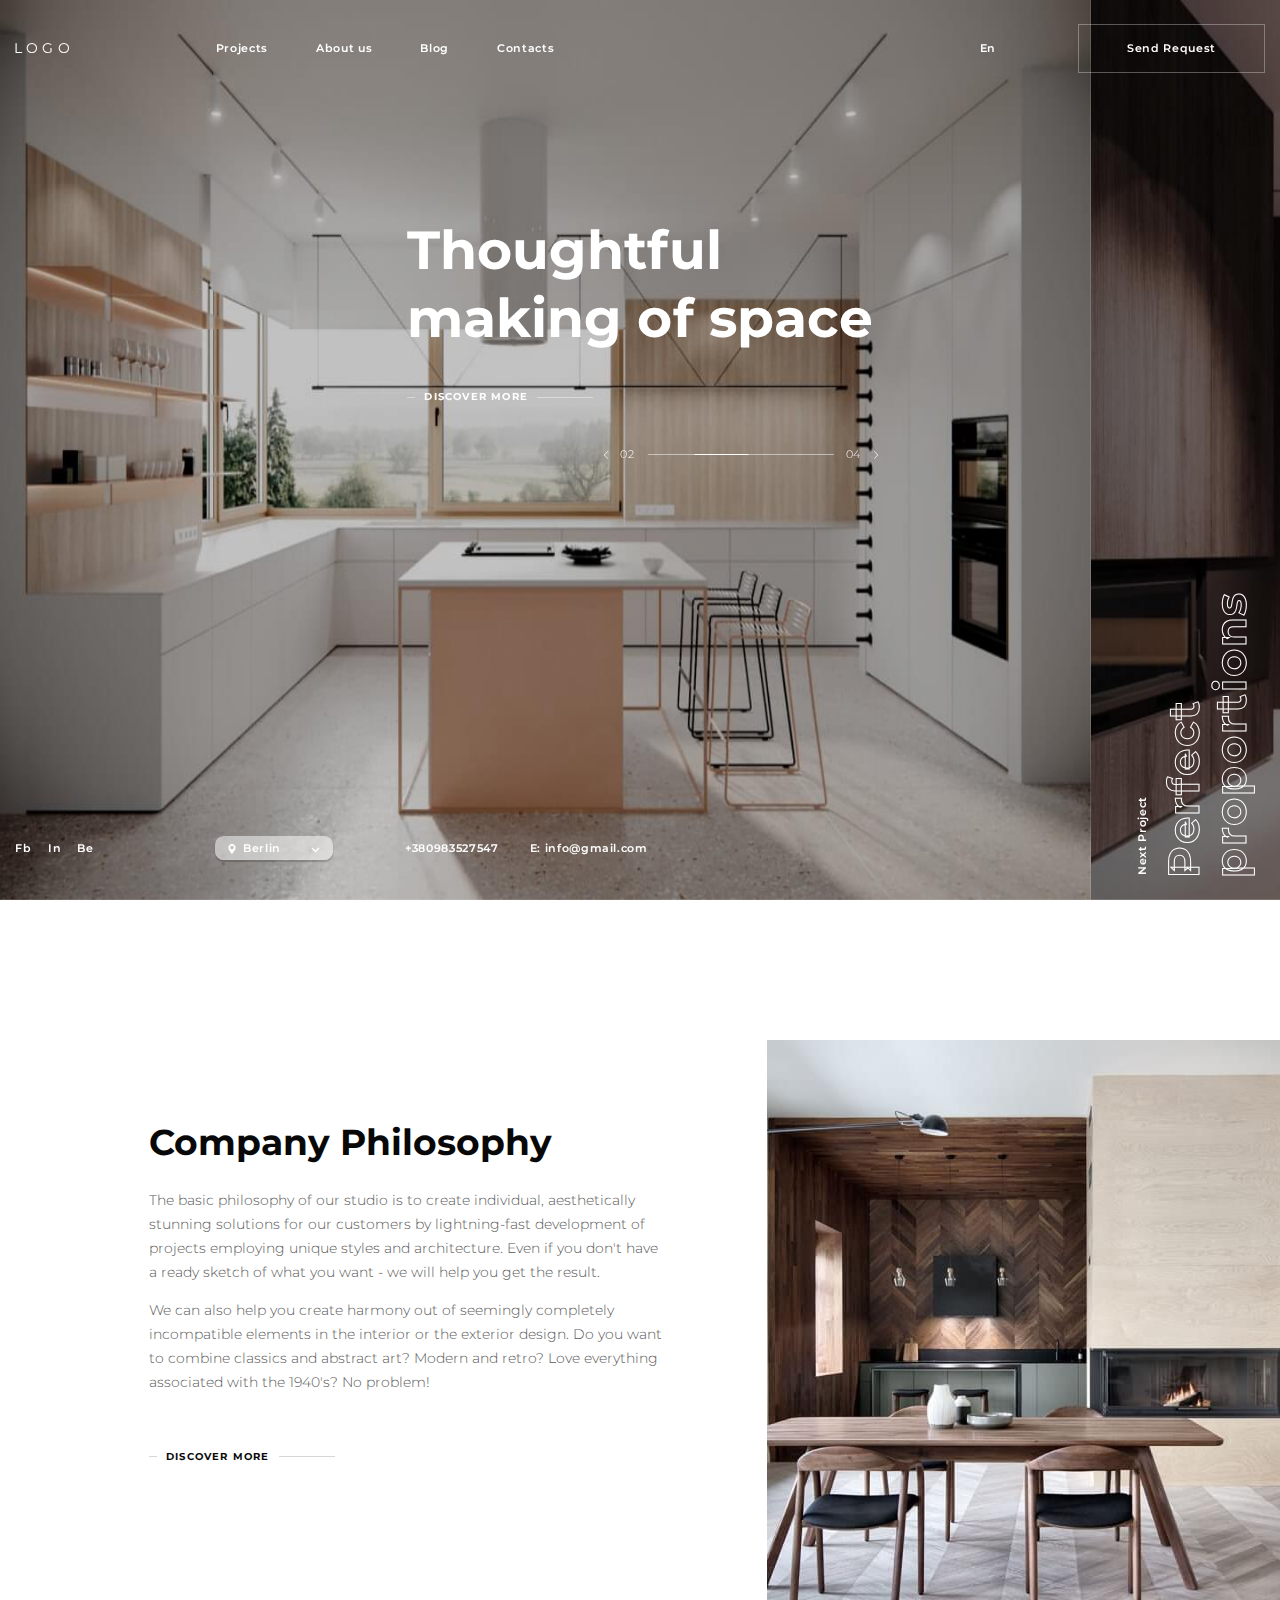
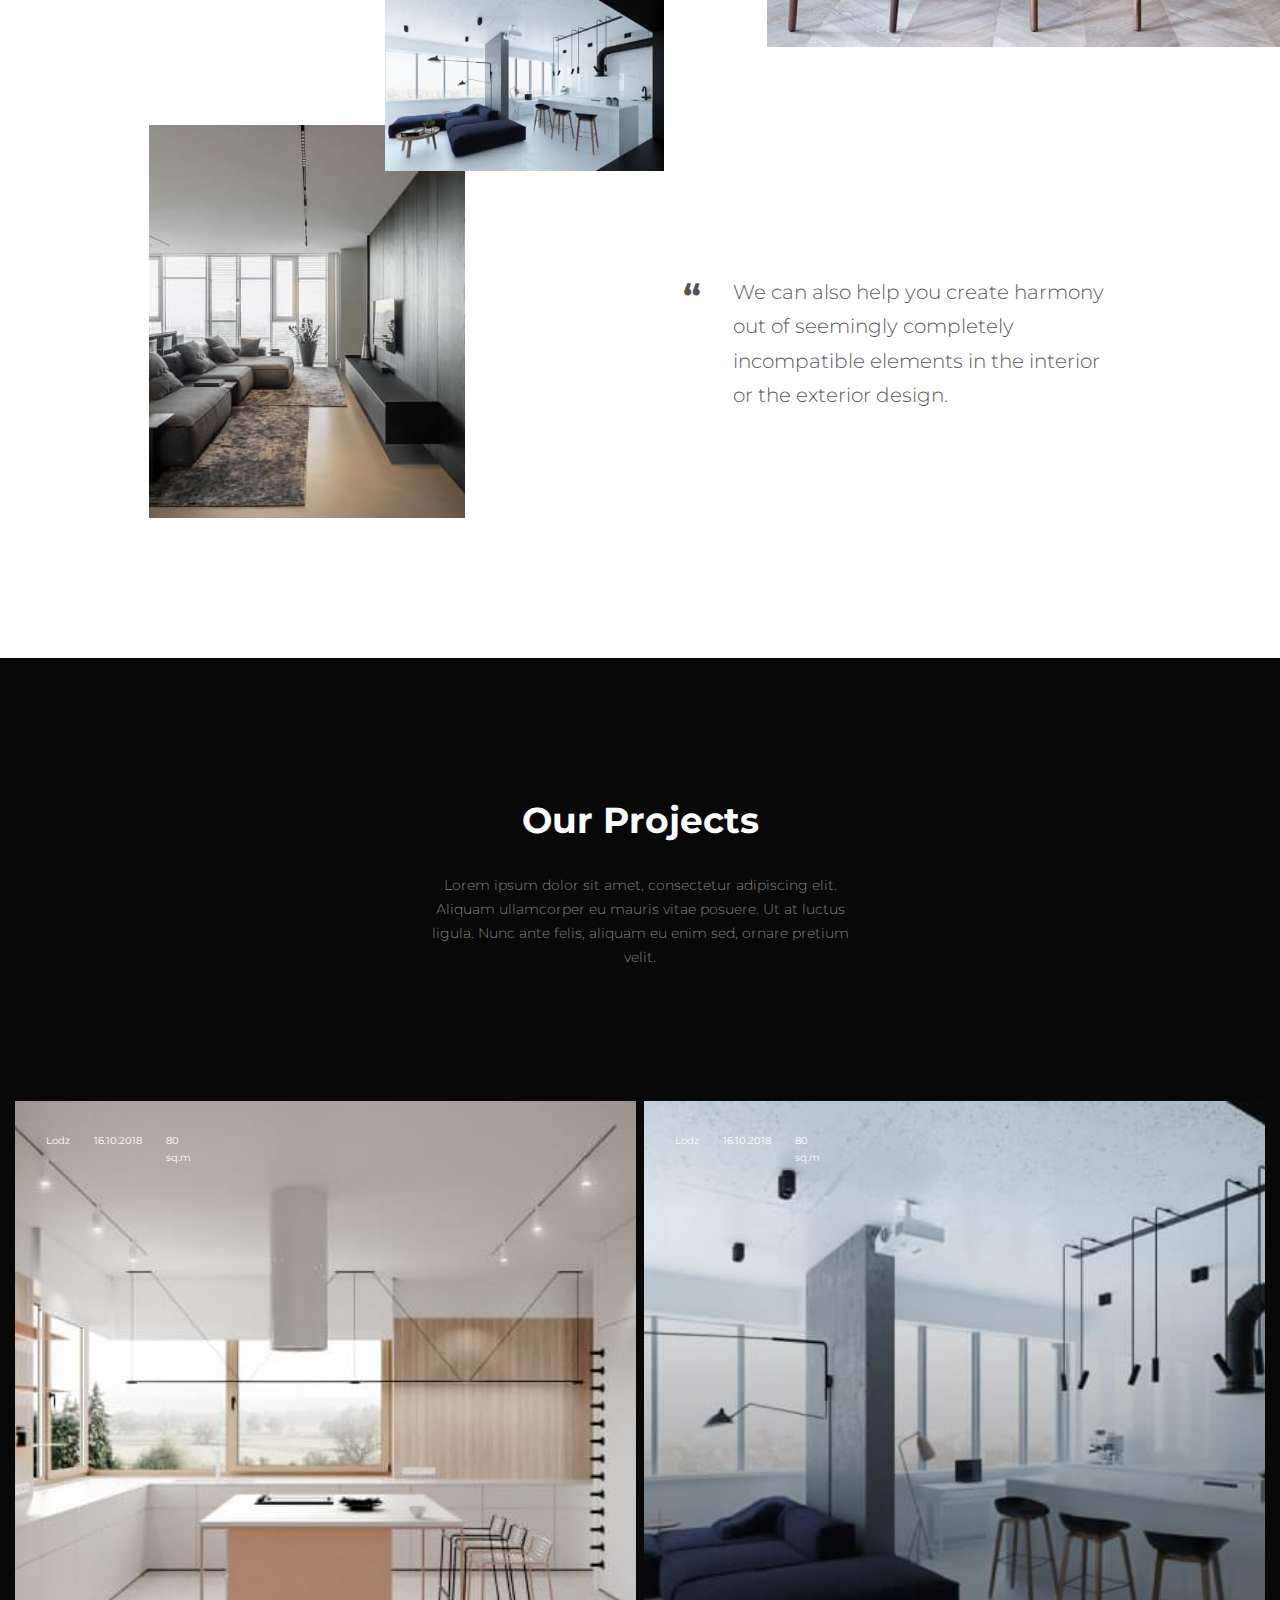
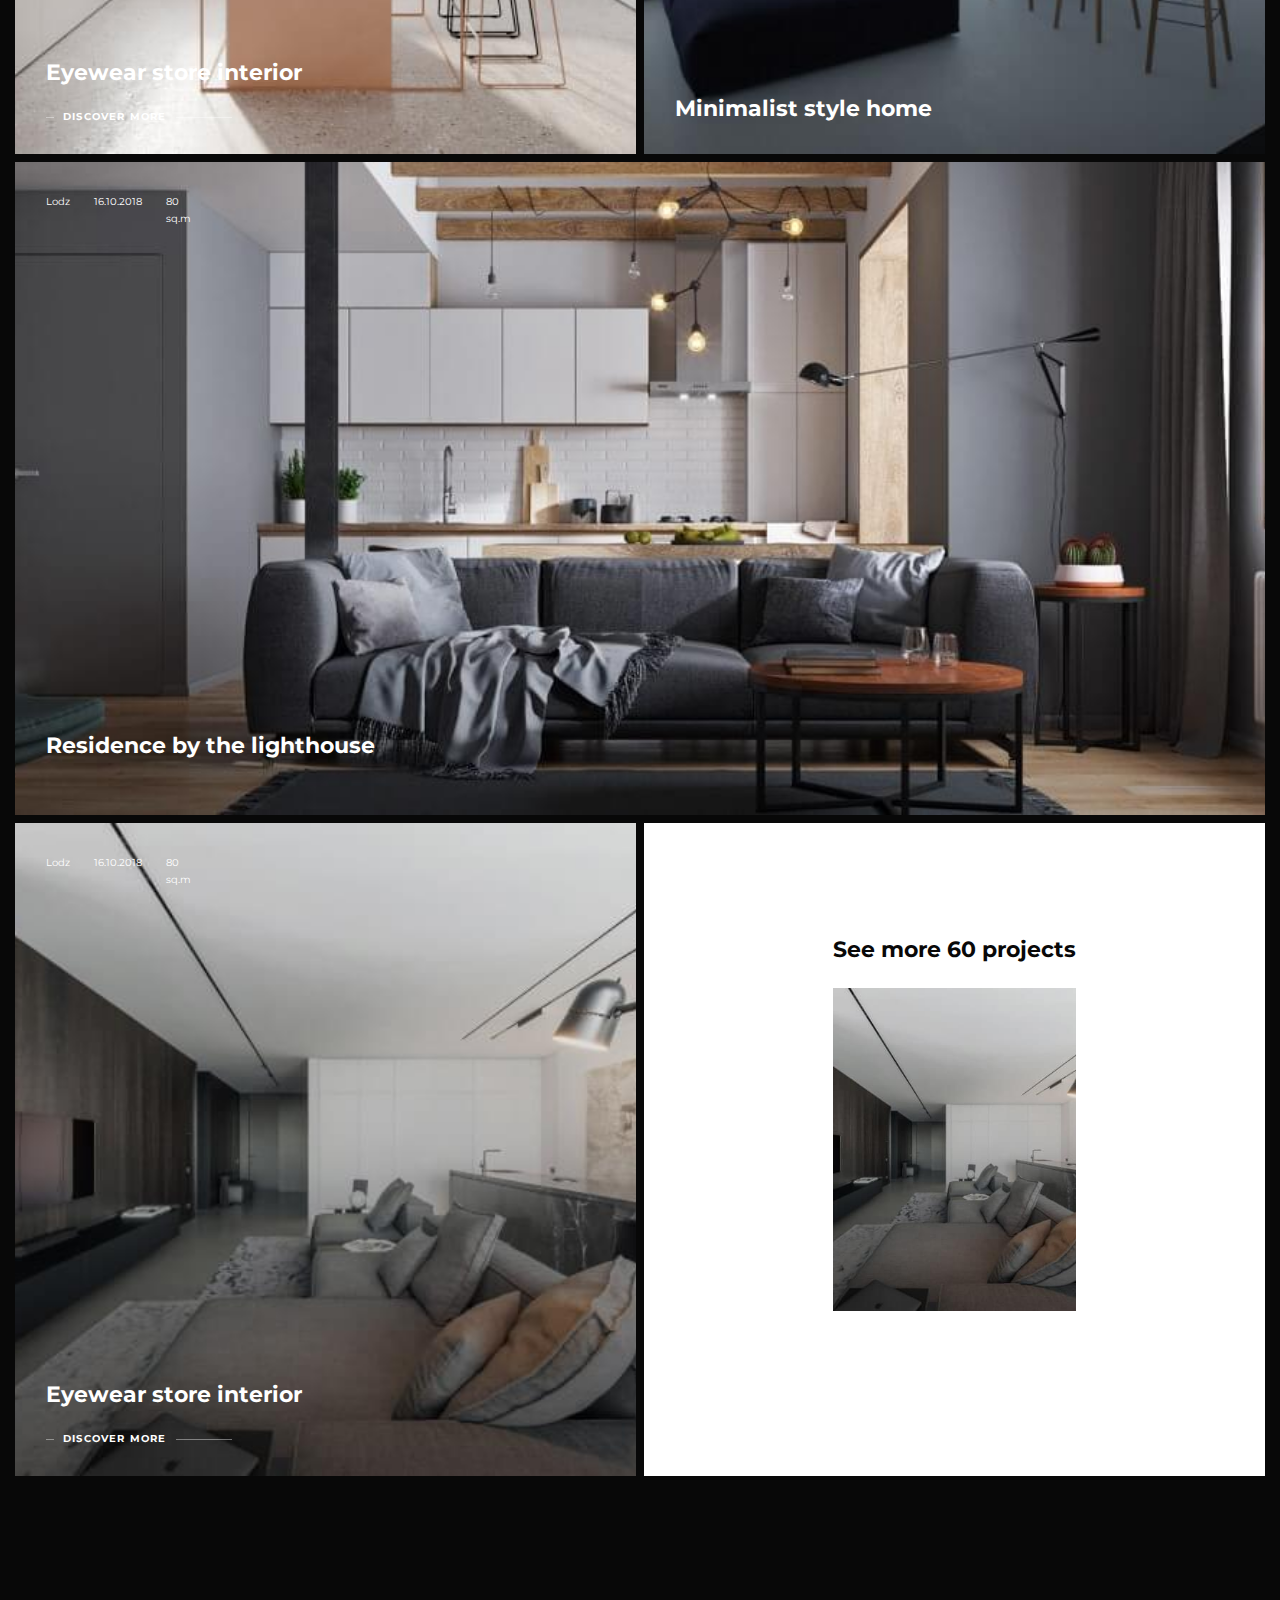
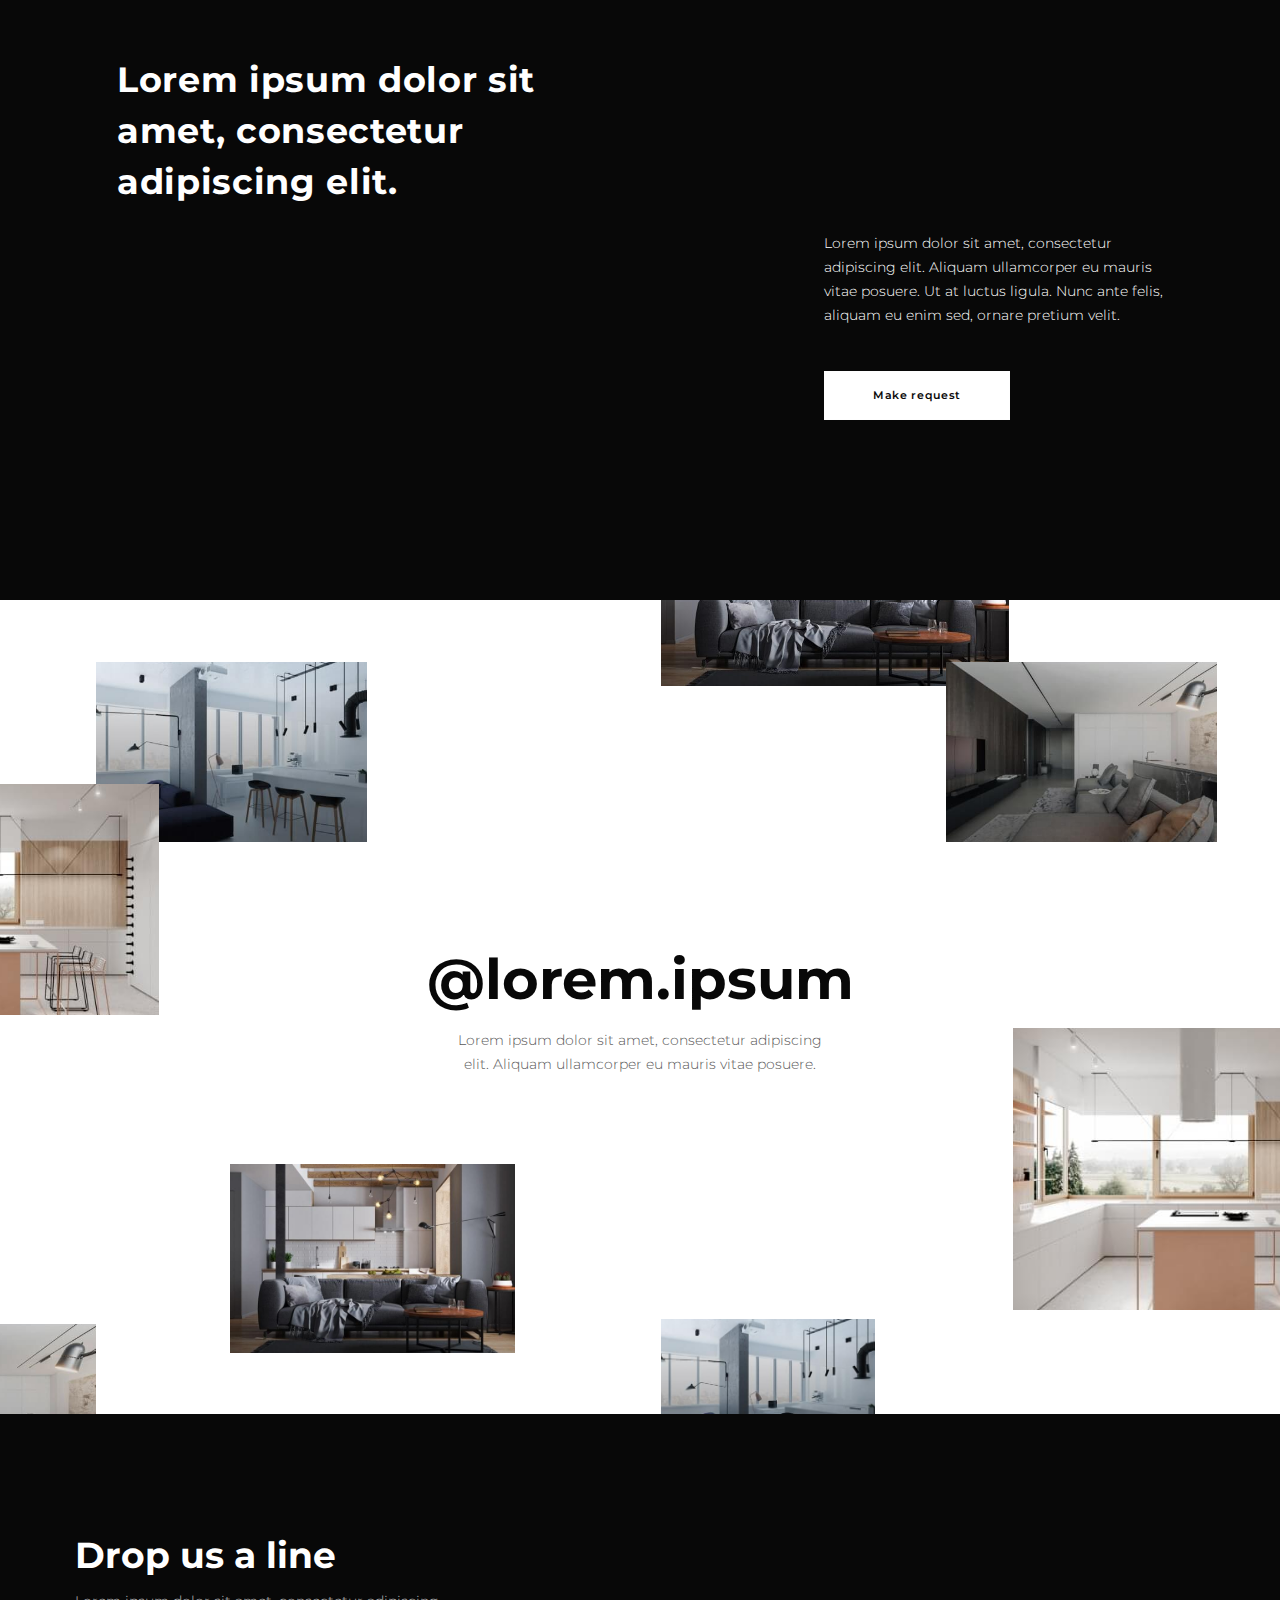
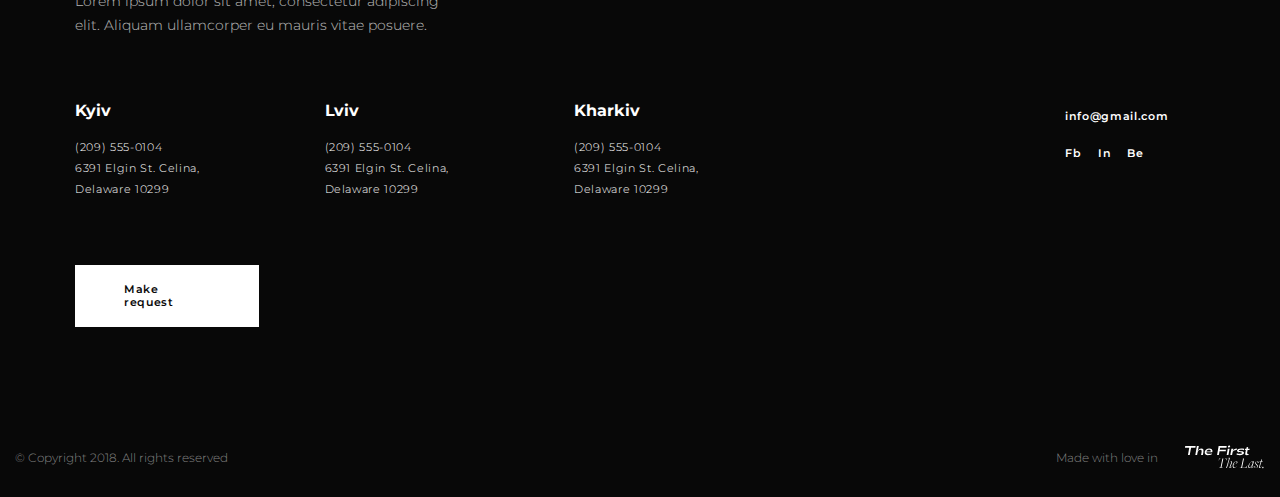
<file: index.html>
<!DOCTYPE html>
<html lang="en">

<head>
	<meta charset="UTF-8">
	<meta http-equiv="X-UA-Compatible" content="IE=edge">
	<meta name="viewport" content="width=device-width, initial-scale=1.0">
	<link rel="icon" href="img/main/space/1-bg.jpg" type="image/x-icon">
	<link rel="stylesheet" href="https://cdn.jsdelivr.net/npm/swiper@9/swiper-bundle.min.css?_v=20230503231259">
	<link rel="stylesheet" href="css/style.min.css?_v=20230503231259">
	<title>Interior Studio</title>
</head>

<body>
	<div class="wrapper">
		<header class="header" id="header">
			<div class="container">
				<div class="header__wrapper">
					<a class="header__logo" href="#">Logo</a>
					<div class="header__body">
						<div class="header__menu menu">
							<div class="menu__icon"></div>
							<span class="menu__descr">Menu</span>
							<nav class="menu__body">
								<ul class="menu__list">
									<li><a data-goto=".page__section-1" class="menu__link" href="#">Home</a></li>
									<li><a data-goto=".page__section-2" class="menu__link" href="#">Projects</a></li>
									<li><a data-goto=".page__section-3" class="menu__link" href="#">About us</a></li>
									<li><a data-goto=".page__section-4" class="menu__link" href="#">Blog</a></li>
									<li><a data-goto=".page__section-5" class="menu__link" href="#">Contacts</a></li>
								</ul>
								<a href="#popup" class="header__button popup__button popup-link">Send Request</a>
								<div class="menu__contact contact-info">
									<div class="contact-info__social">
										<a class="contact-info__link" href="#">Fb</a>
										<a class="contact-info__link" href="#">In</a>
										<a class="contact-info__link" href="#">Be</a>
									</div>

									<div class="contact-info__city">
										<div class="contact-info__city-box">
											<img class="contact-info__city-location" src="img/main/space/location.svg"
												alt="Location">
											<span class="contact-info__city-current">Berlin</span>
										</div>
										<ul class="contact-info__city-list">
											<li class="contact-info__city-item" data-lang="Berlin">Berlin</li>
											<li class="contact-info__city-item" data-lang="Kyiv">Kyiv</li>
											<li class="contact-info__city-item" data-lang="Lviv">Lviv</li>
											<li class="contact-info__city-item" data-lang="Kharkiv">Kharkiv</li>
										</ul>
									</div>
									<div class="contact-info__communication">
										<a class="contact-info__item" href="tel:380983527547">+380983527547</a>
										<a class="contact-info__item" href="mailto:info@gmail.com">E: info@gmail.com</a>
									</div>
								</div>
							</nav>
						</div>
						<div class="header__block">
							<div class="header__language">
								<span class="header__language-current">En</span>
								<ul class="header__language-list">
									<li class="header__language-item" data-lang="En">En</li>
									<li class="header__language-item" data-lang="Ua">Ua</li>
								</ul>
							</div>
							<a href="#popup" class="header__button popup__button popup-link">Send Request</a>
						</div>
					</div>
				</div>

				<div id="popup" class="popup">
					<div class="popup__body">
						<a class="popup__close close-popup" href="#header">
							<span></span>
						</a>
						<div class="popup__content">
							<form class="popup__form" action="#">
								<div class="popup__wrapper">
									<h3 class="popup__title">Calculate the cost of work</h3>
									<div class="popup__items">
										<input class="popup__item" type="text" name="name" placeholder="Name" required>
										<input class="popup__item" type="text" name="last-name" placeholder="Last name" required>
										<input class="popup__item" type="tel" name="phone" placeholder="Phone" required>
										<input class="popup__item" type="text" name="city" placeholder="Your city" required>
										<input class="popup__item" type="email" name="email" placeholder="Email" required>
										<select class="popup__item" name="property" required>
											<option value="" selected disabled>Property type</option>
											<option value="private">Private</option>
											<option value="collective">Collective</option>
											<option value="state">State</option>
										</select>
										<textarea class="popup__item" name="comment" placeholder="Your comment"></textarea>
									</div>
								</div>
								<div class="popup__wrapper">
									<span class="popup__area">Area (m2)</span>
									<div class="popup__radio-block">
										<div class="popup__radio-box">
											<label for="1">to 50</label>
											<input type="radio" id="1" name="area" value="1">
										</div>
										<div class="popup__radio-box">
											<label for="2">50-150</label>
											<input type="radio" id="2" name="area" value="2" checked>
										</div>
										<div class="popup__radio-box">
											<label for="3">150-250</label>
											<input type="radio" id="3" name="area" value="3">
										</div>
										<div class="popup__radio-box">
											<label for="4">250-400</label>
											<input type="radio" id="4" name="area" value="4">
										</div>
										<div class="popup__radio-box">
											<label for="5">400-600</label>
											<input type="radio" id="5" name="area" value="5">
										</div>
										<div class="popup__radio-box">
											<label for="6">600-800</label>
											<input type="radio" id="6" name="area" value="6">
										</div>
										<div class="popup__radio-box">
											<label for="7">800-1000</label>
											<input type="radio" id="7" name="area" value="7">
										</div>
										<div class="popup__radio-box">
											<label for="8">1000+</label>
											<input type="radio" id="8" name="area" value="8">
										</div>
									</div>
									<div class="popup__holder">
										<div class="popup__file">
											<input class="popup__file-input" id="form-file" type="file" name="file">
											<div class="popup__file-text">
												<div class="popup__file-btn">+</div>
												<p class="popup__file-descr">
													Attach your file <br>
													<span>File size not more than 10 MB</span>
												</p>
											</div>
										</div>
										<button class="popup__submit popup__button" type="submit">Send Request</button>
									</div>
									<p class="popup__text">
										It is a long established fact that a reader will be distracted by the readable content of
										a page when looking at its layout. The point of using Lorem Ipsum is that it has a
										more-or-less normal distribution of letters, as opposed to using 'Content here, content
										here', making it look like readable English.
									</p>
								</div>
							</form>
						</div>
					</div>
				</div>
			</div>
		</header>

		<div class="preloader" id="preloader">
			<div class="preloader__loader">
				<span class="preloader__percents">
					<span class="hi">HI</span>
					<span id="percents">0%</span>
				</span>
			</div>
		</div>
		<main class="main">

			<section class="space">
				<div class="space__slider swiper">
					<div class="swiper-wrapper">
						<div class="swiper-slide">
							<img class="space__bg" src="img/main/space/2-bg.jpg" alt="Project image">
						</div>
						<div class="swiper-slide">
							<img class="space__bg" src="img/main/space/1-bg.jpg" alt="Project image">
						</div>
						<div class="swiper-slide">
							<img class="space__bg" src="img/main/space/2-bg.jpg" alt="Project image">
						</div>
						<div class="swiper-slide">
							<img class="space__bg" src="img/main/space/1-bg.jpg" alt="Project image">
						</div>
					</div>
				</div>
				<div class="space__body">
					<div class="space__block">
						<h1 class="space__title">Thoughtful <br> making of space</h1>
						<a class="discover-more space__discover" href="#">Discover more</a>
						<div class="space__switches">
							<div class="swiper-button-prev">
								<div class="swiper-pagination"></div>
							</div>
							<div class="progress">
								<div class="swiper-scrollbar"></div>
							</div>
							<div class="swiper-button-next">
								<span>04</span>
							</div>
						</div>
					</div>
					<div class="space__vertical">
						<span class="space__vertical-title">Next Project</span>
						<p class="space__vertical-text">Perfect <br> proportions</p>
					</div>

					<div class="space__holder contact-info">
						<div class="contact-info__social">
							<a class="contact-info__link" href="#">Fb</a>
							<a class="contact-info__link" href="#">In</a>
							<a class="contact-info__link" href="#">Be</a>
						</div>

						<div class="contact-info__city">
							<div class="contact-info__city-box">
								<img class="contact-info__city-location" src="img/main/space/location.svg" alt="Location">
								<span class="contact-info__city-current">Berlin</span>
							</div>
							<ul class="contact-info__city-list">
								<li class="contact-info__city-item" data-lang="Berlin">Berlin</li>
								<li class="contact-info__city-item" data-lang="Kyiv">Kyiv</li>
								<li class="contact-info__city-item" data-lang="Lviv">Lviv</li>
								<li class="contact-info__city-item" data-lang="Kharkiv">Kharkiv</li>
							</ul>
						</div>
						<div class="contact-info__communication">
							<a class="contact-info__item" href="tel:380983527547">+380983527547</a>
							<a class="contact-info__item" href="mailto:info@gmail.com">E: info@gmail.com</a>
						</div>
					</div>
				</div>
			</section>

			<section class="philosophy">
				<div class="container">
					<div class="philosophy__body">
						<div class="philosophy__first">
							<div class="philosophy__info">
								<h2 class="philosophy__title h2-title">Company Philosophy </h2>
								<p class="philosophy__text main-text">
									The basic philosophy of our studio is to create individual, aesthetically stunning solutions
									for our customers by <br> lightning-fast development of projects employing unique styles and
									architecture. Even if you don't have a ready sketch of what you want - we will help you get
									the result.
									<br>
									<span>We can also help you create harmony out of seemingly completely incompatible elements
										in the interior or the exterior design. Do you want to combine classics and abstract art?
										Modern and retro? Love everything associated with the 1940's? No problem!</span>
								</p>
								<a class="philosophy__btn discover-more" href="#">Discover more</a>
							</div>
							<img class="philosophy__photo" src="img/main/philosophy/photo.jpg" alt="Photo">
						</div>
						<div class="philosophy__second">
							<div class="philosophy__gallery">
								<img class="philosophy__gallery-bottom" src="img/main/philosophy/small-bottom.jpg" alt="Image">
								<img class="philosophy__gallery-top" src="img/main/philosophy/small-top.jpg" alt="Image">
							</div>
							<p class="philosophy__quote">
								We can also help you create harmony out of seemingly completely incompatible elements in the
								interior or the exterior design.
							</p>
						</div>
					</div>
				</div>
			</section>

			<section class="projects">
				<div class="container">
					<h2 class="projects__title h2-title">Our Projects</h2>
					<p class="projects__text main-text">
						Lorem ipsum dolor sit amet, consectetur adipiscing elit. Aliquam ullamcorper eu mauris vitae posuere.
						Ut at luctus ligula. Nunc ante felis, aliquam eu enim sed, ornare pretium velit.
					</p>
					<div class="projects__body">
						<a class="projects__block" href="#">
							<div class="projects__block-info">
								<span class="projects__block-text">Lodz</span>
								<span class="projects__block-text">16.10.2018</span>
								<span class="projects__block-text">80 sq.m</span>
							</div>
							<div class="projects__block-main">
								<h4 class="projects__block-subtitle">Eyewear store interior</h4>
								<p class="projects__block-btn discover-more">Discover more</p>
							</div>
						</a>
						<a class="projects__block" href="#">
							<div class="projects__block-info">
								<span class="projects__block-text">Lodz</span>
								<span class="projects__block-text">16.10.2018</span>
								<span class="projects__block-text">80 sq.m</span>
							</div>
							<div class="projects__block-main">
								<h4 class="projects__block-subtitle">Minimalist style home</h4>
								<p class="projects__block-btn discover-more">Discover more</p>
							</div>
						</a>
						<a class="projects__block" href="#">
							<div class="projects__block-info">
								<span class="projects__block-text">Lodz</span>
								<span class="projects__block-text">16.10.2018</span>
								<span class="projects__block-text">80 sq.m</span>
							</div>
							<div class="projects__block-main">
								<h4 class="projects__block-subtitle">Residence by the lighthouse</h4>
							</div>
						</a>
						<a class="projects__block" href="#">
							<div class="projects__block-info">
								<span class="projects__block-text">Lodz</span>
								<span class="projects__block-text">16.10.2018</span>
								<span class="projects__block-text">80 sq.m</span>
							</div>
							<div class="projects__block-main">
								<h4 class="projects__block-subtitle">Eyewear store interior</h4>
								<p class="projects__block-btn discover-more">Discover more</p>
							</div>
						</a>
						<a class="projects__block only-377" href="#">
							<div class="projects__block-info">
								<span class="projects__block-text">Lodz</span>
								<span class="projects__block-text">16.10.2018</span>
								<span class="projects__block-text">80 sq.m</span>
							</div>
							<div class="projects__block-main">
								<h4 class="projects__block-subtitle">Eyewear store interior</h4>
								<p class="projects__block-btn discover-more">Discover more</p>
							</div>
						</a>
						<a class="projects__block" href="#">
							<h4 class="projects__block-subtitle black">See more 60 projects</h4>
							<img class="projects__block-small-img" src="img/main/projects/bg-4.jpg" alt="Images">
						</a>
					</div>
				</div>
			</section>

			<section class="photo-gallery">
				<div class="container">
					<div class="photo-gallery__wrapper">
						<div class="photo-gallery__block">
							<img class="photo-gallery__block-img" src="img/main/photo-gallery/img-1.png" alt="Image">
							<img class="photo-gallery__block-img" src="img/main/photo-gallery/img-2.png" alt="Image">
							<img class="photo-gallery__block-img" src="img/main/photo-gallery/img-3.png" alt="Image">
							<img class="photo-gallery__block-img" src="img/main/photo-gallery/img-4.png" alt="Image">
							<img class="photo-gallery__block-img" src="img/main/photo-gallery/img-5.png" alt="Image">
							<img class="photo-gallery__block-img" src="img/main/photo-gallery/img-6.png" alt="Image">
							<img class="photo-gallery__block-img" src="img/main/photo-gallery/img-1.png" alt="Image">
							<img class="photo-gallery__block-img" src="img/main/photo-gallery/img-2.png" alt="Image">
							<img class="photo-gallery__block-img" src="img/main/photo-gallery/img-3.png" alt="Image">
							<img class="photo-gallery__block-img" src="img/main/photo-gallery/img-4.png" alt="Image">
						</div>
						<div class="photo-gallery__body">
							<h2 class="photo-gallery__title">Lorem ipsum dolor <br> sit amet, consectetur adipiscing elit.</h2>
							<div class="photo-gallery__box">
								<p class="photo-gallery__text">
									Lorem ipsum dolor sit amet, consectetur adipiscing elit. Aliquam ullamcorper eu mauris vitae
									posuere. Ut at luctus ligula. Nunc ante felis, aliquam eu enim sed, ornare pretium velit.
								</p>
								<a class="photo-gallery__btn popup__button" href="#">Make request</a>
							</div>
						</div>
					</div>
				</div>
			</section>

			<section class="white-gallery">
				<div class="container">
					<div class="white-gallery__body">
						<div class="white-gallery__box">
							<h2 class="white-gallery__title">
								@lorem.ipsum
							</h2>
							<p class="white-gallery__text main-text">
								Lorem ipsum dolor sit amet, consectetur adipiscing elit. Aliquam ullamcorper eu mauris vitae
								posuere.
							</p>
						</div>
						<div class="white-gallery__content">
							<img class="white-gallery__image" src="img/main/projects/bg-1.jpg" alt="Image">
							<img class="white-gallery__image" src="img/main/projects/bg-2.jpg" alt="Image">
							<img class="white-gallery__image" src="img/main/projects/bg-3.jpg" alt="Image">
							<img class="white-gallery__image" src="img/main/projects/bg-4.jpg" alt="Image">
							<img class="white-gallery__image" src="img/main/projects/bg-1.jpg" alt="Image">
							<img class="white-gallery__image" src="img/main/projects/bg-2.jpg" alt="Image">
							<img class="white-gallery__image" src="img/main/projects/bg-3.jpg" alt="Image">
							<img class="white-gallery__image" src="img/main/projects/bg-4.jpg" alt="Image">
						</div>
					</div>
				</div>
			</section>

			<section class="contact-block">
				<div class="container">
					<div class="contact-block__wrapper">
						<div class="contact-block__body">
							<h2 class="contact-block__title h2-title">Drop us a line</h2>
							<p class="contact-block__text main-text">
								Lorem ipsum dolor sit amet, consectetur adipiscing elit. Aliquam ullamcorper eu mauris vitae
								posuere.
							</p>
							<div class="contact-block__info">
								<div class="contact-block__item">
									<span class="contact-block__city">Kyiv</span>
									<a class="contact-block__adress" href="tel:2095550104">(209) 555-0104</a>
									<span class="contact-block__adress">
										6391 Elgin St. Celina, Delaware 10299
									</span>
								</div>
								<div class="contact-block__item">
									<span class="contact-block__city">Lviv</span>
									<a class="contact-block__adress" href="tel:2095550104">(209) 555-0104</a>
									<span class="contact-block__adress">
										6391 Elgin St. Celina, Delaware 10299
									</span>
								</div>
								<div class="contact-block__item">
									<span class="contact-block__city">Kharkiv</span>
									<a class="contact-block__adress" href="tel:2095550104">(209) 555-0104</a>
									<span class="contact-block__adress">
										6391 Elgin St. Celina, Delaware 10299
									</span>
								</div>
							</div>
							<div class="contact-block__box mobile">
								<a class="contact-info__item" href="mailto:info@gmail.com">info@gmail.com</a>
								<div class="contact-info__social">
									<a class="contact-info__link" href="#">Fb</a>
									<a class="contact-info__link" href="#">In</a>
									<a class="contact-info__link" href="#">Be</a>
								</div>
							</div>
							<a class="contact-block__btn popup__button" href="#">Make request</a>
						</div>
						<div class="contact-block__box">
							<a class="contact-info__item" href="mailto:info@gmail.com">info@gmail.com</a>
							<div class="contact-info__social">
								<a class="contact-info__link" href="#">Fb</a>
								<a class="contact-info__link" href="#">In</a>
								<a class="contact-info__link" href="#">Be</a>
							</div>
						</div>
					</div>
				</div>
			</section>

		</main>
		<footer class="footer">
			<div class="container">
				<div class="footer__body">
					<p class="footer__copyright">
						© Copyright 2018. All rights reserved
					</p>
					<div class="footer__box">
						<span class="footer__text">Made with love in</span>
						<svg class="footer__logo-txt" width="81" height="26" viewBox="0 0 81 26" fill="none"
							xmlns="http://www.w3.org/2000/svg">
							<path
								d="M34.9035 22.9414H38.9073L38.8921 22.8501L38.3136 22.8044C38.1157 22.8044 37.9635 22.7892 37.8417 22.7739C37.7199 22.7587 37.6438 22.7435 37.5829 22.7131C37.522 22.6978 37.4763 22.6826 37.4763 22.6674C37.4611 22.6522 37.4611 22.6217 37.4611 22.5913L39.3793 13.5637H40.7494C41.267 13.6245 41.6476 13.7616 41.8607 14.0051C42.0739 14.2487 42.2413 14.7511 42.3631 15.5123L42.3936 15.695H42.4544L42.6828 13.4266H35.1928L34.4925 15.695H34.5686L34.6904 15.4971C35.071 14.8729 35.4211 14.401 35.7256 14.0965C36.0301 13.792 36.4107 13.6245 36.8522 13.5637H38.405L36.5172 22.5456C36.4868 22.6674 36.228 22.7587 35.7256 22.7892L34.9492 22.8501L34.9035 22.9414ZM46.2668 23.1241C46.7387 23.1241 47.3477 22.3934 48.0936 20.9319L48.0023 20.8862L46.8605 22.6217L46.1298 22.5304L47.302 19.6074C47.8348 18.283 48.1088 17.5066 48.1088 17.2934C48.1088 17.0499 48.0023 16.8367 47.8044 16.6236C47.6065 16.4105 47.4238 16.3039 47.2411 16.3039C46.8757 16.3039 46.5408 16.4714 46.2211 16.8063C45.9166 17.1108 45.5056 17.6436 44.9728 18.42C44.4399 19.2116 43.968 19.988 43.5722 20.7644L43.4809 20.734C43.968 19.5465 44.6987 17.2325 45.7035 13.8225L45.9928 12.8481L43.7244 13.1069L43.694 13.1983L44.9119 13.244C45.0184 13.244 45.0489 13.3657 44.988 13.5941L44.6683 14.7206C44.4552 15.4818 44.1659 16.4257 43.831 17.5522C43.4809 18.694 43.1764 19.6531 42.9328 20.4143L42.0651 22.911L42.8262 22.9871L43.3743 21.5408C43.9985 20.2012 44.6531 19.0746 45.3229 18.1612C45.9928 17.2478 46.4647 16.7911 46.7235 16.7911C46.8909 16.7911 47.028 16.852 47.1497 16.9433C47.2715 17.0499 47.3324 17.1717 47.3324 17.3239C47.3324 17.4761 47.0584 18.2373 46.5408 19.6074C46.419 19.9424 46.2516 20.3534 46.0384 20.8558C45.8253 21.3581 45.6731 21.754 45.5665 22.0432C45.4447 22.3325 45.399 22.4999 45.399 22.5456C45.399 22.6522 45.5056 22.7739 45.7187 22.911C45.9319 23.0632 46.1145 23.1241 46.2668 23.1241ZM50.3353 23.1241C51.1574 23.1241 51.9794 22.4086 52.8015 20.9623L52.695 20.9167C52.3296 21.5256 51.9947 21.9519 51.6902 22.1954C51.3857 22.4543 51.0356 22.576 50.6702 22.576C50.2744 22.576 49.9699 22.4086 49.7568 22.0737C49.5437 21.7387 49.4371 21.2973 49.4371 20.7492C49.4371 20.2773 49.5132 19.7749 49.6807 19.2268C50.9747 19.0289 51.9338 18.7701 52.5579 18.4504C53.1669 18.146 53.4866 17.7349 53.4866 17.2478C53.4866 16.9737 53.3496 16.7454 53.0908 16.5627C52.8167 16.38 52.497 16.2887 52.1165 16.2887C51.5684 16.2887 51.0204 16.5323 50.4723 16.989C49.9243 17.4609 49.4828 18.0698 49.1478 18.8006C48.7977 19.5313 48.6302 20.2773 48.6302 21.0232C48.6302 21.617 48.7825 22.1193 49.087 22.5151C49.3914 22.9262 49.8025 23.1241 50.3353 23.1241ZM49.772 19.0746L49.7416 19.0594C50.046 18.1612 50.4266 17.4761 50.9138 16.989C51.3096 16.6236 51.6445 16.4257 51.949 16.4257C52.1774 16.4257 52.36 16.5018 52.497 16.654C52.6188 16.8063 52.695 16.989 52.695 17.2021C52.695 17.7197 52.4818 18.1155 52.0708 18.3895C51.6597 18.6636 50.8986 18.8919 49.772 19.0746ZM55.7542 22.9414H62.4221L63.4117 20.3077L63.3051 20.2925L63.1985 20.4904C62.7571 21.2516 62.3308 21.8301 61.935 22.2107C61.5239 22.5913 60.9911 22.7892 60.3365 22.7892L58.0682 22.7283L59.9559 13.8225C59.9711 13.7007 60.2299 13.6245 60.7475 13.5789L61.661 13.518L61.7219 13.4266H57.7789L57.7942 13.518L58.1595 13.5637C58.5858 13.6245 58.8294 13.655 58.9055 13.6702C58.9816 13.7007 59.012 13.7311 59.012 13.7768L57.1548 22.5304C57.1243 22.6522 56.8655 22.7283 56.3631 22.7892L55.7999 22.8501L55.7542 22.9414ZM67.9079 23.1393C68.5016 23.1393 69.1714 22.4086 69.9022 20.9319L69.8108 20.8862L68.6995 22.6217L68.0144 22.5456L68.9279 19.6379L70.0696 16.3344L69.3085 16.2735L68.867 17.7349H68.8517C68.8517 16.8215 68.5625 16.3648 67.984 16.3648C67.5577 16.3648 67.1467 16.5779 66.7204 17.0042C66.0963 17.6284 65.5178 18.3895 65.0002 19.2877C64.4826 20.1859 64.2238 21.008 64.2238 21.754C64.2238 22.165 64.3303 22.4999 64.5739 22.7435C64.8023 22.9871 65.0915 23.1089 65.4264 23.1089C65.7918 23.1089 66.1572 22.8957 66.5378 22.439C66.9183 21.9975 67.4207 21.2364 68.0449 20.1707H68.0753C67.6491 21.2364 67.4512 21.891 67.4512 22.1346C67.4512 22.3934 67.4816 22.6217 67.573 22.8348C67.6643 23.048 67.7709 23.1393 67.9079 23.1393ZM65.8375 22.4847C65.6243 22.4847 65.4264 22.4086 65.2742 22.2259C65.122 22.0432 65.0458 21.7844 65.0458 21.419C65.0458 20.7644 65.2133 20.0032 65.5787 19.1355C65.9288 18.2678 66.3094 17.6284 66.7357 17.2021C67.0097 16.9281 67.2837 16.7911 67.5577 16.7911C67.8774 16.7911 68.1362 16.9433 68.3494 17.2173C68.5473 17.5066 68.6538 17.7958 68.6538 18.0851C68.6538 18.4504 68.532 18.8767 68.2885 19.3639C67.2533 21.4495 66.4312 22.4847 65.8375 22.4847ZM72.0525 23.1241C72.5397 23.1241 73.0116 22.9566 73.4379 22.5913C73.8641 22.2259 74.062 21.7996 74.062 21.2973C74.062 21.0385 73.9707 20.7644 73.8185 20.4752C73.6662 20.2012 73.3161 19.7901 72.768 19.2573C72.1286 18.6483 71.7937 18.1307 71.7937 17.7349C71.7785 17.3696 71.8851 17.0651 72.1286 16.8063C72.357 16.5475 72.6767 16.4105 73.0725 16.4105C73.4683 16.4105 73.8185 16.6084 74.1077 16.989C73.7728 17.0955 73.6053 17.2934 73.6053 17.5827C73.6053 17.7349 73.6358 17.8567 73.7271 17.9481C73.8185 18.0394 73.925 18.0851 74.0773 18.0851C74.2143 18.0851 74.3361 18.0394 74.4426 17.9176C74.5492 17.811 74.5949 17.6588 74.5949 17.4761C74.5796 17.1108 74.4426 16.8215 74.1838 16.6084C73.9098 16.3952 73.5444 16.2887 73.0725 16.2887C72.6158 16.2887 72.1743 16.4714 71.7785 16.8215C71.3674 17.1869 71.1695 17.5979 71.1848 18.0698C71.1848 18.3134 71.2457 18.5418 71.3674 18.7701C71.4892 19.0137 71.611 19.1964 71.7328 19.3334C71.8546 19.4856 72.0677 19.6835 72.3418 19.9576C72.3418 19.9728 72.4027 20.0337 72.5244 20.1555C72.6462 20.2773 72.7071 20.3534 72.7376 20.3838C72.768 20.4143 72.8289 20.4904 72.9203 20.597C73.0116 20.7035 73.0877 20.7797 73.1182 20.8405C73.1486 20.9014 73.1943 20.9928 73.2552 21.0841C73.3161 21.1755 73.3465 21.2668 73.377 21.3581C73.3922 21.4495 73.4074 21.5408 73.4074 21.6322C73.4074 21.9823 73.3008 22.302 73.0725 22.5913C72.8441 22.8805 72.5092 23.0175 72.0525 23.0175C71.5349 23.0175 71.0782 22.7892 70.6824 22.3172C70.8194 22.2716 70.9412 22.1954 71.0478 22.0737C71.1391 21.9671 71.2 21.8453 71.2 21.7083C71.2 21.5713 71.1543 21.4495 71.063 21.3581C70.9716 21.2668 70.8498 21.2059 70.7128 21.2059C70.5758 21.2059 70.454 21.2668 70.3627 21.3886C70.2561 21.5104 70.2105 21.6626 70.2105 21.8453C70.2105 22.2411 70.3779 22.5456 70.7433 22.7739C71.0934 23.0175 71.5349 23.1241 72.0525 23.1241ZM75.8162 23.1241C76.2881 23.1241 76.8819 22.3934 77.6126 20.9319L77.5212 20.8862L76.4251 22.6217L75.6183 22.5304L77.3081 16.9433H78.6478L78.7696 16.5323L77.4451 16.517L78.0845 14.4466H77.3386L76.6992 16.517L75.6183 16.5323L75.4813 16.9281L76.5622 16.9433L74.8876 22.4999C74.8419 22.6217 74.9485 22.7435 75.192 22.8957C75.4356 23.048 75.6487 23.1241 75.8162 23.1241ZM78.8804 23.1545C79.0631 23.1545 79.2153 23.0936 79.3371 22.9566C79.4589 22.8196 79.535 22.6522 79.535 22.4695C79.535 22.302 79.4741 22.1498 79.3524 22.0128C79.2306 21.891 79.0783 21.8149 78.8956 21.8149C78.6977 21.8149 78.5303 21.891 78.3933 22.0128C78.2563 22.1498 78.1954 22.302 78.1954 22.4695C78.1954 22.6522 78.2563 22.8196 78.3933 22.9566C78.5151 23.0936 78.6825 23.1545 78.8804 23.1545Z" />
							<path
								d="M3.94546 10H5.74692L7.05361 2.62923H11.367L11.6461 1.11955H1.2052L0.926104 2.62923H5.25215L3.94546 10ZM11.2997 10H13.1011L13.4183 8.22391V8.24928C13.7862 6.16872 14.8899 4.81128 16.26 4.81128C17.4906 4.81128 17.8712 5.54709 17.5414 7.46273L17.0847 10H18.8861L19.3809 7.24706C19.863 4.48143 19.1906 3.47921 17.4018 3.45384C15.4862 3.45384 14.3571 4.58293 13.7862 6.27021H13.6847L14.8519 1.11955H12.8728L11.2997 10ZM23.9499 10.203C25.5483 10.203 26.2968 10.0507 27.6035 9.58135L27.8573 8.13511C27.0834 8.43958 26.373 8.83286 24.8252 8.83286C23.1506 8.83286 22.3894 8.41421 22.3641 7.37392H28.2632L28.4535 6.33364C28.7326 4.6083 27.4132 3.45384 25.1424 3.45384C22.8461 3.45384 21.0827 4.79859 20.7275 6.82841C20.3723 8.85823 21.6536 10.203 23.9499 10.203ZM22.4782 6.49857C22.8081 5.29336 23.5693 4.83665 24.9013 4.83665C26.2715 4.83665 26.8804 5.2553 26.7282 6.39707L22.4782 6.49857ZM33.0616 10H34.8631L35.5355 6.19409H41.7137L41.9548 4.78591H35.7765L36.1571 2.62923H42.4495L42.716 1.11955H34.6347L33.0616 10ZM44.8528 2.5658C45.5506 2.5658 46.0326 2.23595 46.1595 1.5382C46.2737 0.853137 45.8931 0.523292 45.208 0.523292C44.5356 0.523292 44.0409 0.853137 43.9267 1.5382C43.7998 2.23595 44.1677 2.5658 44.8528 2.5658ZM42.6581 10H44.4595L45.5759 3.65682H43.7745L42.6581 10ZM46.2913 10H48.0928L48.4861 7.75452C48.8793 5.78813 50.0972 4.96352 52.7106 4.96352L52.9643 3.45384C50.592 3.45384 49.4883 4.18965 48.7905 6.27021H48.6637L49.3868 3.65682H47.4077L46.2913 10ZM55.8855 10.203C58.1183 10.203 59.7294 9.58135 59.9832 8.10973C60.4653 5.34411 54.5788 6.76498 54.8071 5.5344C54.8833 5.09038 55.5683 4.87471 57.0653 4.87471C58.0168 4.87471 59.1205 5.01426 59.9832 5.20456L60.2369 3.80906C59.1712 3.59339 57.8899 3.45384 57.1287 3.45384C54.8959 3.45384 53.2721 4.1389 53.0184 5.55978C52.5363 8.31271 58.4481 6.75229 58.2198 8.10973C58.1183 8.64256 57.4078 8.80748 55.8474 8.80748C54.731 8.80748 53.8176 8.66793 52.8281 8.26197L52.5743 9.70821C53.5766 10.0127 54.9086 10.203 55.8855 10.203ZM62.8355 10.1269C63.5206 10.1269 64.0407 10.0507 64.5989 9.87314L64.7638 8.92166C62.9116 9.02315 62.9497 8.84554 63.2161 7.33587L63.6348 4.96352H65.4616L65.7026 3.65682H63.8631L64.1803 1.88073L62.5945 2.13446L62.3154 3.65682H61.1609L60.9199 4.96352H61.8333L61.3512 7.71646C61.0341 9.5306 61.1863 10.1269 62.8355 10.1269Z" />
						</svg>
					</div>
				</div>
			</div>
		</footer>
	</div>
	<script src="https://cdn.jsdelivr.net/npm/swiper@9/swiper-bundle.min.js?_v=20230503231259"></script>
	<script src="js/app.min.js?_v=20230503231259"></script>
</body>

</html>
</file>
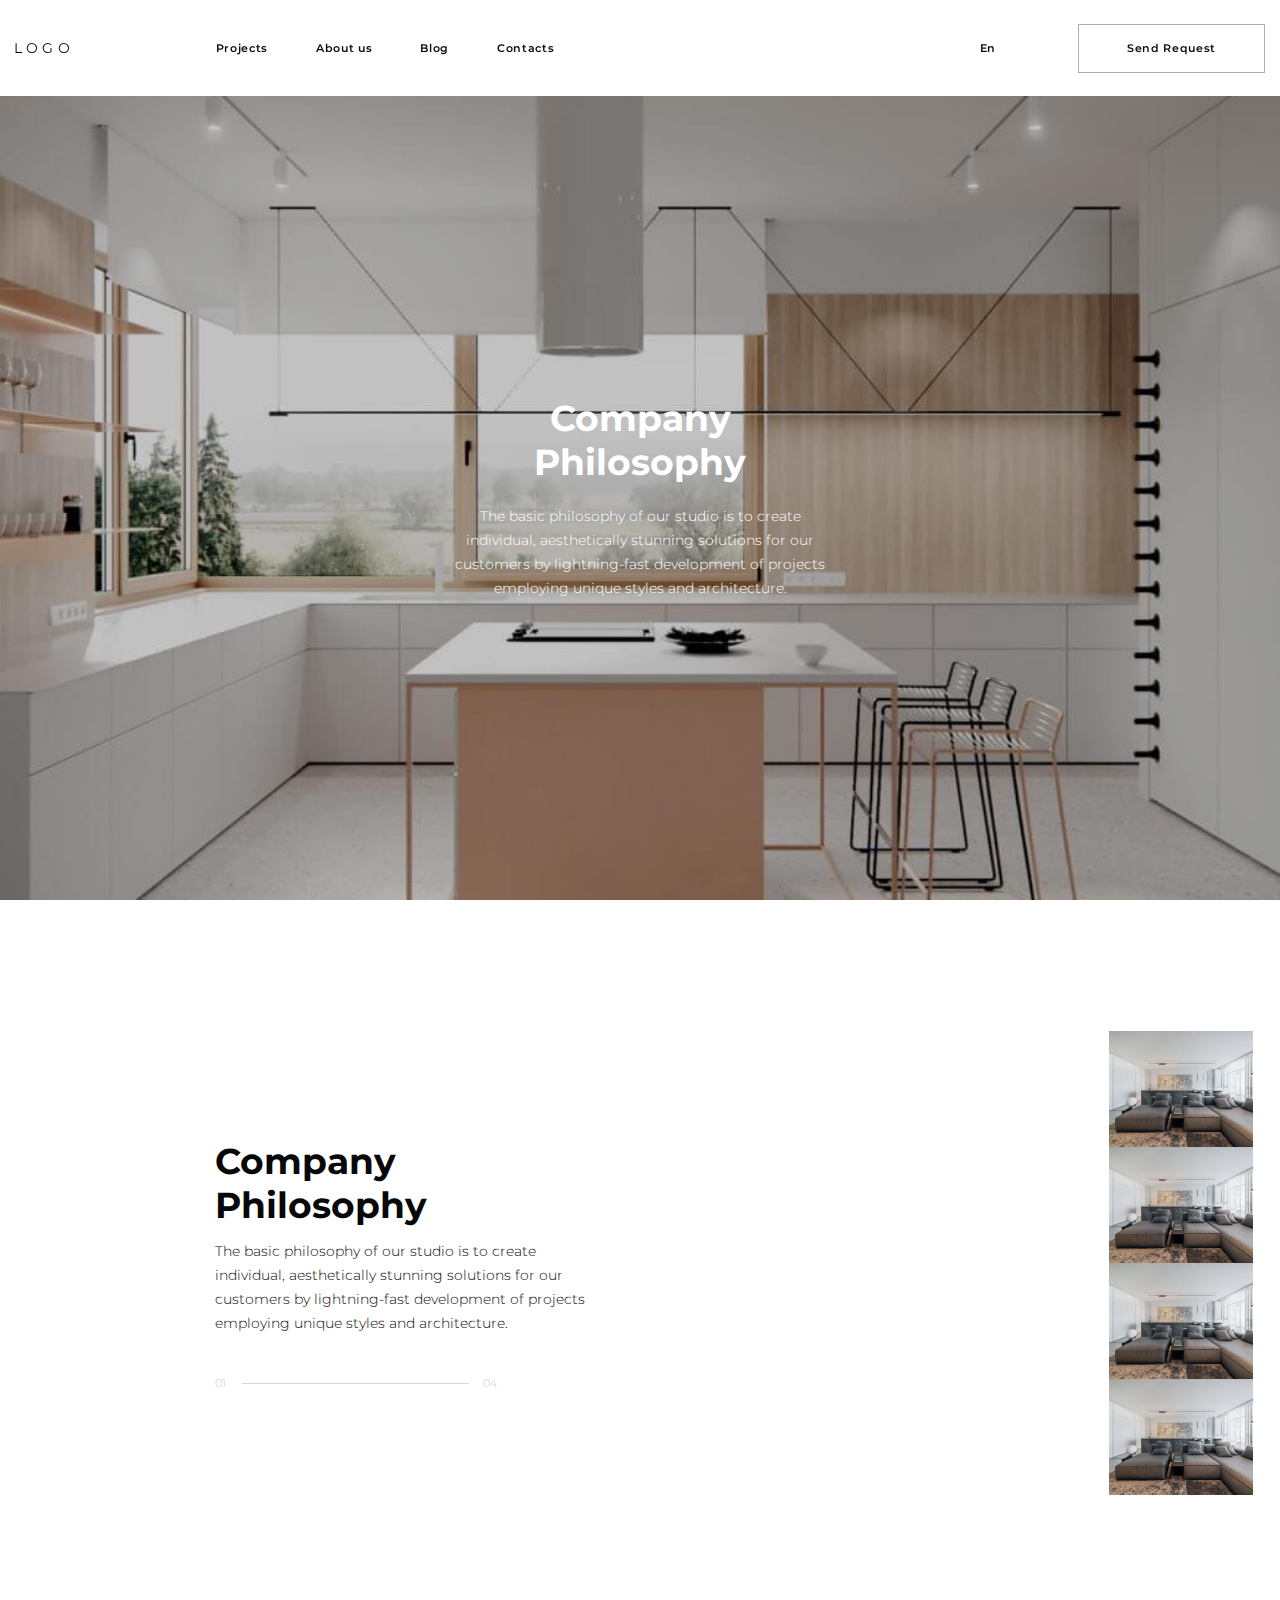
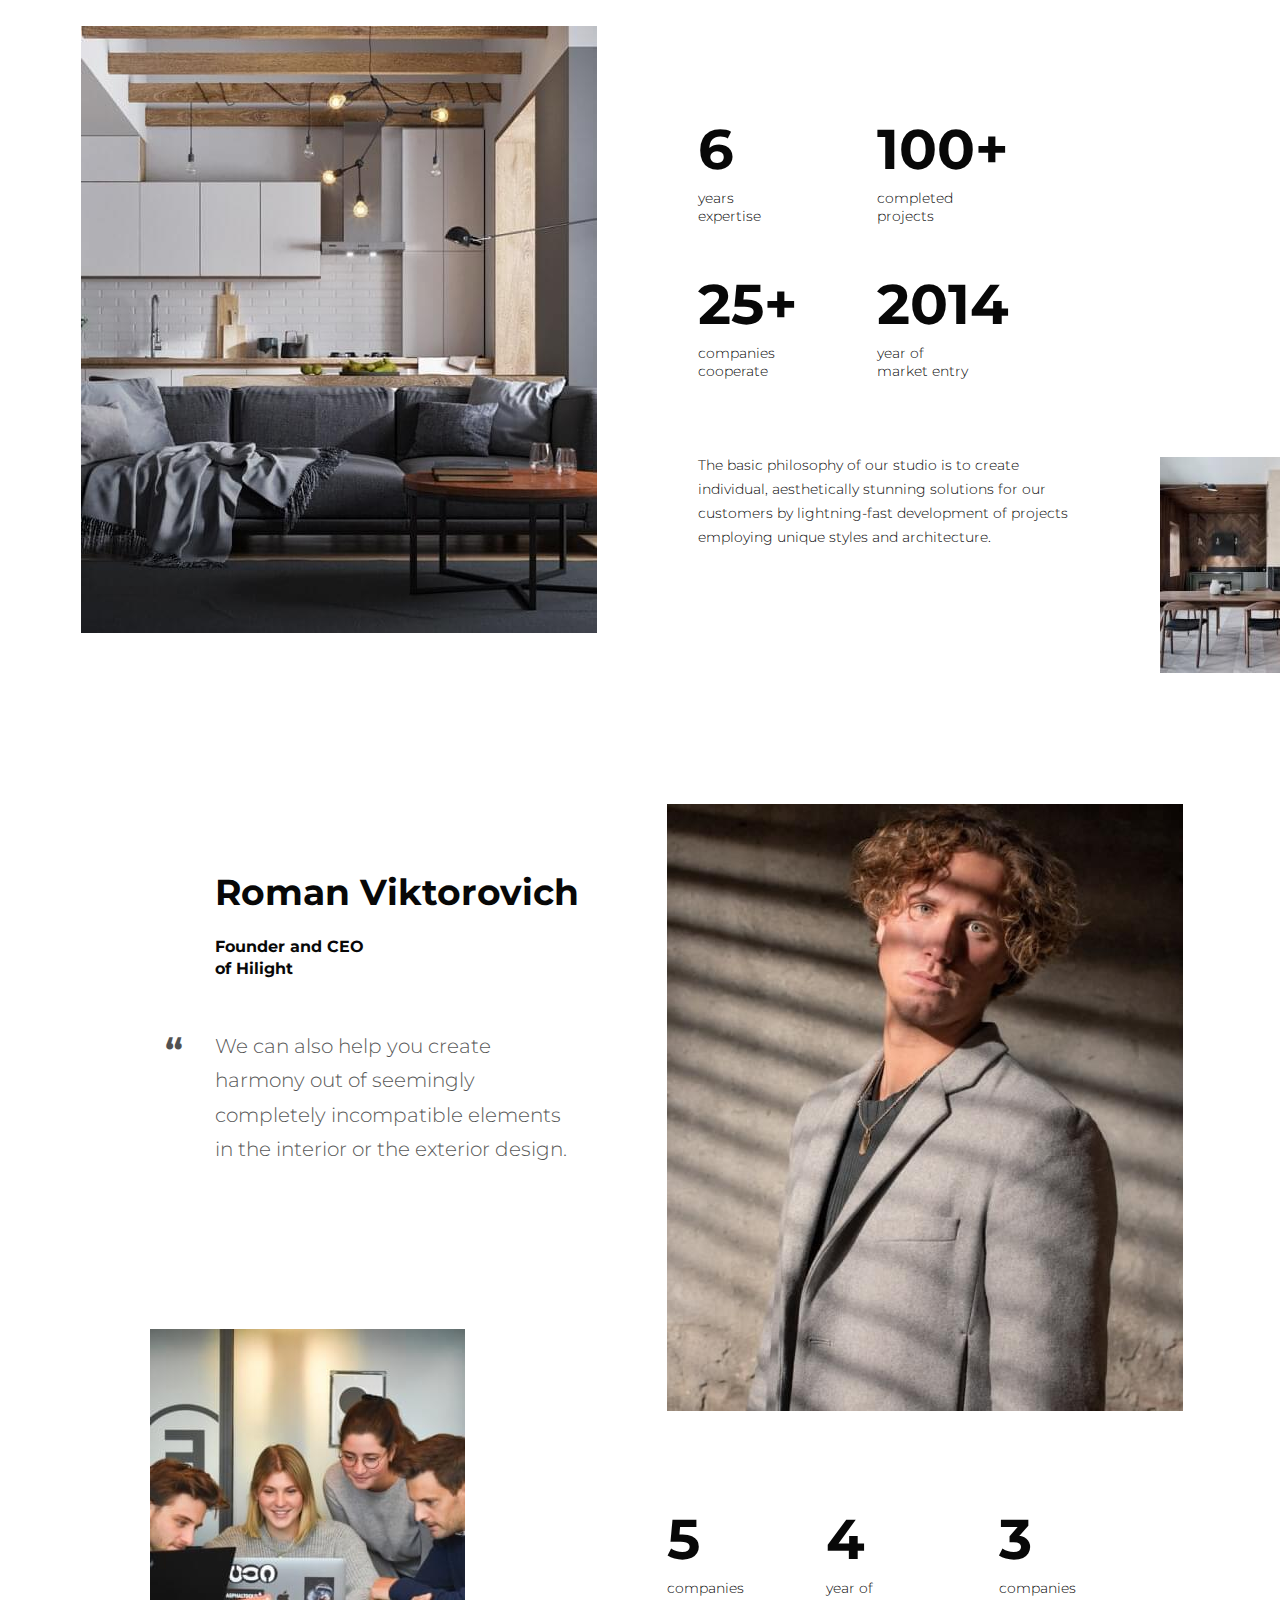
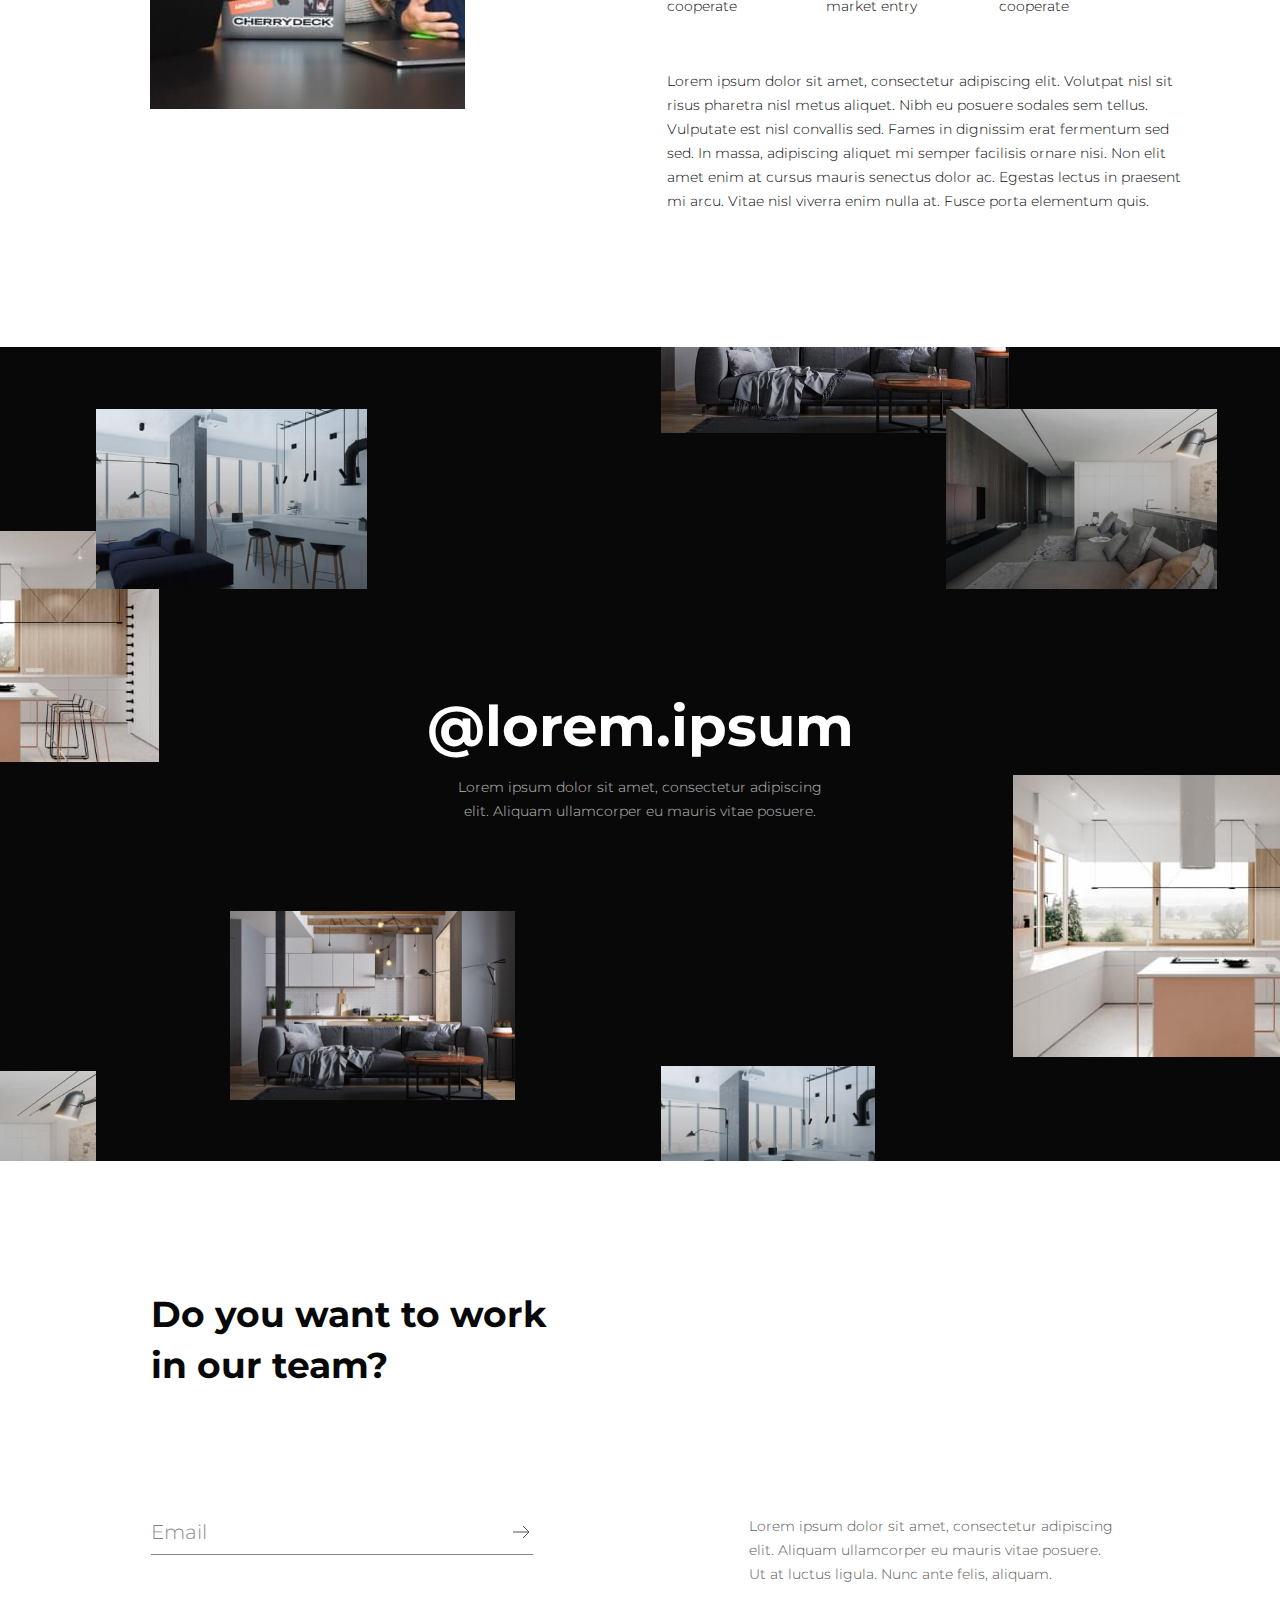
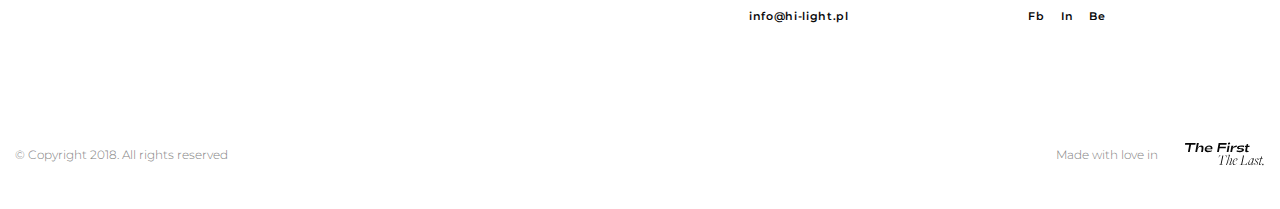
<file: about.html>
<!DOCTYPE html>
<html lang="en">

<head>
	<meta charset="UTF-8">
	<meta http-equiv="X-UA-Compatible" content="IE=edge">
	<meta name="viewport" content="width=device-width, initial-scale=1.0">
	<link rel="icon" href="img/main/space/1-bg.jpg" type="image/x-icon">
	<link rel="stylesheet" href="css/style.min.css?_v=20230503231259">
	<title>About</title>
</head>

<body>
	<div class="wrapper">
		<header class="header black" id="header">
			<div class="container">
				<div class="header__wrapper">
					<a class="header__logo" href="#">Logo</a>
					<div class="header__body">
						<div class="header__menu menu">
							<div class="menu__icon"></div>
							<span class="menu__descr">Menu</span>
							<nav class="menu__body">
								<ul class="menu__list">
									<li><a data-goto=".page__section-1" class="menu__link" href="#">Home</a></li>
									<li><a data-goto=".page__section-2" class="menu__link" href="#">Projects</a></li>
									<li><a data-goto=".page__section-3" class="menu__link" href="#">About us</a></li>
									<li><a data-goto=".page__section-4" class="menu__link" href="#">Blog</a></li>
									<li><a data-goto=".page__section-5" class="menu__link" href="#">Contacts</a></li>
								</ul>
								<a href="#popup" class="header__button popup__button popup-link">Send Request</a>
								<div class="menu__contact contact-info">
									<div class="contact-info__social">
										<a class="contact-info__link" href="#">Fb</a>
										<a class="contact-info__link" href="#">In</a>
										<a class="contact-info__link" href="#">Be</a>
									</div>

									<div class="contact-info__city">
										<div class="contact-info__city-box">
											<img class="contact-info__city-location" src="img/main/space/location.svg"
												alt="Location">
											<span class="contact-info__city-current">Berlin</span>
										</div>
										<ul class="contact-info__city-list">
											<li class="contact-info__city-item" data-lang="Berlin">Berlin</li>
											<li class="contact-info__city-item" data-lang="Kyiv">Kyiv</li>
											<li class="contact-info__city-item" data-lang="Lviv">Lviv</li>
											<li class="contact-info__city-item" data-lang="Kharkiv">Kharkiv</li>
										</ul>
									</div>
									<div class="contact-info__communication">
										<a class="contact-info__item" href="tel:380983527547">+380983527547</a>
										<a class="contact-info__item" href="mailto:info@gmail.com">E: info@gmail.com</a>
									</div>
								</div>
							</nav>
						</div>
						<div class="header__block">
							<div class="header__language">
								<span class="header__language-current">En</span>
								<ul class="header__language-list">
									<li class="header__language-item" data-lang="En">En</li>
									<li class="header__language-item" data-lang="Ua">Ua</li>
								</ul>
							</div>
							<a href="#popup" class="header__button popup__button popup-link">Send Request</a>
						</div>
					</div>
				</div>

				<div id="popup" class="popup">
					<div class="popup__body">
						<a class="popup__close close-popup" href="#header">
							<span></span>
						</a>
						<div class="popup__content">
							<form class="popup__form" action="#">
								<div class="popup__wrapper">
									<h3 class="popup__title">Calculate the cost of work</h3>
									<div class="popup__items">
										<input class="popup__item" type="text" name="name" placeholder="Name" required>
										<input class="popup__item" type="text" name="last-name" placeholder="Last name" required>
										<input class="popup__item" type="tel" name="phone" placeholder="Phone" required>
										<input class="popup__item" type="text" name="city" placeholder="Your city" required>
										<input class="popup__item" type="email" name="email" placeholder="Email" required>
										<select class="popup__item" name="property" required>
											<option value="" selected disabled>Property type</option>
											<option value="private">Private</option>
											<option value="collective">Collective</option>
											<option value="state">State</option>
										</select>
										<textarea class="popup__item" name="comment" placeholder="Your comment"></textarea>
									</div>
								</div>
								<div class="popup__wrapper">
									<span class="popup__area">Area (m2)</span>
									<div class="popup__radio-block">
										<div class="popup__radio-box">
											<label for="1">to 50</label>
											<input type="radio" id="1" name="area" value="1">
										</div>
										<div class="popup__radio-box">
											<label for="2">50-150</label>
											<input type="radio" id="2" name="area" value="2" checked>
										</div>
										<div class="popup__radio-box">
											<label for="3">150-250</label>
											<input type="radio" id="3" name="area" value="3">
										</div>
										<div class="popup__radio-box">
											<label for="4">250-400</label>
											<input type="radio" id="4" name="area" value="4">
										</div>
										<div class="popup__radio-box">
											<label for="5">400-600</label>
											<input type="radio" id="5" name="area" value="5">
										</div>
										<div class="popup__radio-box">
											<label for="6">600-800</label>
											<input type="radio" id="6" name="area" value="6">
										</div>
										<div class="popup__radio-box">
											<label for="7">800-1000</label>
											<input type="radio" id="7" name="area" value="7">
										</div>
										<div class="popup__radio-box">
											<label for="8">1000+</label>
											<input type="radio" id="8" name="area" value="8">
										</div>
									</div>
									<div class="popup__holder">
										<div class="popup__file">
											<input class="popup__file-input" id="form-file" type="file" name="file">
											<div class="popup__file-text">
												<div class="popup__file-btn">+</div>
												<p class="popup__file-descr">
													Attach your file <br>
													<span>File size not more than 10 MB</span>
												</p>
											</div>
										</div>
										<button class="popup__submit popup__button" type="submit">Send Request</button>
									</div>
									<p class="popup__text">
										It is a long established fact that a reader will be distracted by the readable content of
										a page when looking at its layout. The point of using Lorem Ipsum is that it has a
										more-or-less normal distribution of letters, as opposed to using 'Content here, content
										here', making it look like readable English.
									</p>
								</div>
							</form>
						</div>
					</div>
				</div>
			</div>
		</header>

		<div class="preloader" id="preloader">
			<div class="preloader__loader">
				<span class="preloader__percents">
					<span class="hi">HI</span>
					<span id="percents">0%</span>
				</span>
			</div>
		</div>
		<main class="main">

			<section class="company-ph">
				<div class="container">
					<div class="company-ph__body">
						<h2 class="company-ph__title h2-title">
							Company Philosophy
						</h2>
						<p class="company-ph__text main-text">
							The basic philosophy of our studio is to create individual, aesthetically stunning solutions for
							our customers by lightning-fast development of projects employing unique styles and architecture.
						</p>
					</div>
				</div>
			</section>

			<section class="experience">
				<div class="container">
					<div class="experience__body">
						<div class="experience__top">
							<div class="experience__top-text">
								<h2 class="experience__title h2-title">Company Philosophy</h2>
								<p class="experience__text main-text">
									The basic philosophy of our studio is to create individual, aesthetically stunning solutions
									for our customers by lightning-fast development of projects employing unique styles and
									architecture.
								</p>
								<div class="experience__switches space__switches">
									<div class="swiper-button-prev">
										<div class="swiper-pagination"></div>
									</div>
									<div class="progress">
										<div class="swiper-scrollbar"></div>
									</div>
									<div class="swiper-button-next">
										<span>04</span>
									</div>
								</div>
							</div>
							<div class="experience__slider swiper">
								<div class="swiper-wrapper">
									<div class="swiper-slide">
										<img class="experience__slider-img" src="img/about/experience/slide-1.jpg"
											alt="Slide image">
									</div>
									<div class="swiper-slide">
										<img class="experience__slider-img" src="img/about/experience/slide-1.jpg"
											alt="Slide image">
									</div>
									<div class="swiper-slide">
										<img class="experience__slider-img" src="img/about/experience/slide-1.jpg"
											alt="Slide image">
									</div>
									<div class="swiper-slide">
										<img class="experience__slider-img" src="img/about/experience/slide-1.jpg"
											alt="Slide image">
									</div>
								</div>
							</div>
						</div>
						<div class="experience__bottom">
							<img class="experience__bottom-images" src="img/about/experience/images-big.jpg" alt="Images">
							<div class="experience__bottom-text">
								<div class="experience__advantages">
									<div class="experience__advantages-box">
										<span>6</span>
										<p>years <br> expertise</p>
									</div>
									<div class="experience__advantages-box">
										<span>100+</span>
										<p>completed <br> projects</p>
									</div>
									<div class="experience__advantages-box">
										<span>25+</span>
										<p>companies <br> cooperate</p>
									</div>
									<div class="experience__advantages-box">
										<span>2014</span>
										<p>year of <br> market entry</p>
									</div>
								</div>
								<p class="experience__description main-text">
									The basic philosophy of our studio is to create individual, aesthetically stunning solutions
									for our customers by lightning-fast development of projects employing unique styles and
									architecture.
								</p>
							</div>
							<img class="experience__small-img" src="img/about/experience/images-small.jpg" alt="Images">
						</div>
					</div>
				</div>
			</section>

			<section class="founder">
				<div class="container">
					<div class="founder__body">
						<div class="founder__content">
							<div class="founder__box">
								<h2 class="founder__title h2-title">
									Roman Viktorovich
								</h2>
								<h6 class="founder__sub-title">
									Founder and CEO <br> of Hilight
								</h6>
								<p class="founder__quote philosophy__quote">
									We can also help you create harmony out of seemingly completely incompatible elements in the
									interior or the exterior design.
								</p>
							</div>
							<img class="founder__photo" src="img/about/founder/ceo-photo.jpg" alt="Photo">
						</div>
						<div class="founder__block">
							<img class="founder__team" src="img/about/founder/team-photo.jpg" alt="Photo">
							<div class="founder__wrap">
								<div class="founder__items">
									<div class="founder__item">
										<span>5</span>
										<p>companies <br> cooperate</p>
									</div>
									<div class="founder__item">
										<span>4</span>
										<p>year of <br> market entry</p>
									</div>
									<div class="founder__item">
										<span>3</span>
										<p>companies <br> cooperate</p>
									</div>
								</div>
								<p class="founder__descr main-text">
									Lorem ipsum dolor sit amet, consectetur adipiscing elit. Volutpat nisl sit risus pharetra
									nisl metus aliquet. Nibh eu posuere sodales sem tellus. Vulputate est nisl convallis sed.
									Fames in dignissim erat fermentum sed sed. In massa, adipiscing aliquet mi semper facilisis
									ornare nisi. Non elit amet enim at cursus mauris senectus dolor ac. Egestas lectus in
									praesent mi arcu. Vitae nisl viverra enim nulla at. Fusce porta elementum quis.
								</p>
							</div>
						</div>
					</div>
				</div>
			</section>

			<section class="white-gallery black">
				<div class="container">
					<div class="white-gallery__body">
						<div class="white-gallery__box">
							<h2 class="white-gallery__title">
								@lorem.ipsum
							</h2>
							<p class="white-gallery__text main-text">
								Lorem ipsum dolor sit amet, consectetur adipiscing elit. Aliquam ullamcorper eu mauris vitae
								posuere.
							</p>
						</div>
						<div class="white-gallery__content">
							<img class="white-gallery__image" src="img/main/projects/bg-1.jpg" alt="Image">
							<img class="white-gallery__image" src="img/main/projects/bg-2.jpg" alt="Image">
							<img class="white-gallery__image" src="img/main/projects/bg-3.jpg" alt="Image">
							<img class="white-gallery__image" src="img/main/projects/bg-4.jpg" alt="Image">
							<img class="white-gallery__image" src="img/main/projects/bg-1.jpg" alt="Image">
							<img class="white-gallery__image" src="img/main/projects/bg-2.jpg" alt="Image">
							<img class="white-gallery__image" src="img/main/projects/bg-3.jpg" alt="Image">
							<img class="white-gallery__image" src="img/main/projects/bg-4.jpg" alt="Image">
						</div>
					</div>
				</div>
			</section>

			<section class="about-email">
				<div class="container">
					<div class="about-email__body">
						<div class="about-email__box-top">
							<h2 class="about-email__title h2-title">
								Do you want to work in our team?
							</h2>
							<form class="form-bg__form" action="#">
								<input class="form-bg__email" type="email" placeholder="Email" required>
								<button class="form-bg__btn" type="submit">
									<svg width="24" height="24" viewBox="0 0 24 24" fill="none"
										xmlns="http://www.w3.org/2000/svg">
										<g>
											<path d="M4 12H20" />
											<path d="M14 6L20 12L14 18" />
										</g>
									</svg>
								</button>
							</form>
						</div>
						<div class="about-email__box-bottom">
							<p class="about-email__text main-text">
								Lorem ipsum dolor sit amet, consectetur adipiscing elit. Aliquam ullamcorper eu mauris vitae
								posuere. Ut at luctus ligula. Nunc ante felis, aliquam.
							</p>
							<div class="contact-block__box">
								<a class="contact-info__item" href="mailto:info@hi-light.pl">info@hi-light.pl</a>
								<div class="contact-info__social">
									<a class="contact-info__link" href="#">Fb</a>
									<a class="contact-info__link" href="#">In</a>
									<a class="contact-info__link" href="#">Be</a>
								</div>
							</div>
						</div>
					</div>
				</div>
			</section>

		</main>
		<footer class="footer black">
			<div class="container">
				<div class="footer__body">
					<p class="footer__copyright">
						© Copyright 2018. All rights reserved
					</p>
					<div class="footer__box">
						<span class="footer__text">Made with love in</span>
						<svg class="footer__logo-txt" width="81" height="26" viewBox="0 0 81 26" fill="none"
							xmlns="http://www.w3.org/2000/svg">
							<path
								d="M34.9035 22.9414H38.9073L38.8921 22.8501L38.3136 22.8044C38.1157 22.8044 37.9635 22.7892 37.8417 22.7739C37.7199 22.7587 37.6438 22.7435 37.5829 22.7131C37.522 22.6978 37.4763 22.6826 37.4763 22.6674C37.4611 22.6522 37.4611 22.6217 37.4611 22.5913L39.3793 13.5637H40.7494C41.267 13.6245 41.6476 13.7616 41.8607 14.0051C42.0739 14.2487 42.2413 14.7511 42.3631 15.5123L42.3936 15.695H42.4544L42.6828 13.4266H35.1928L34.4925 15.695H34.5686L34.6904 15.4971C35.071 14.8729 35.4211 14.401 35.7256 14.0965C36.0301 13.792 36.4107 13.6245 36.8522 13.5637H38.405L36.5172 22.5456C36.4868 22.6674 36.228 22.7587 35.7256 22.7892L34.9492 22.8501L34.9035 22.9414ZM46.2668 23.1241C46.7387 23.1241 47.3477 22.3934 48.0936 20.9319L48.0023 20.8862L46.8605 22.6217L46.1298 22.5304L47.302 19.6074C47.8348 18.283 48.1088 17.5066 48.1088 17.2934C48.1088 17.0499 48.0023 16.8367 47.8044 16.6236C47.6065 16.4105 47.4238 16.3039 47.2411 16.3039C46.8757 16.3039 46.5408 16.4714 46.2211 16.8063C45.9166 17.1108 45.5056 17.6436 44.9728 18.42C44.4399 19.2116 43.968 19.988 43.5722 20.7644L43.4809 20.734C43.968 19.5465 44.6987 17.2325 45.7035 13.8225L45.9928 12.8481L43.7244 13.1069L43.694 13.1983L44.9119 13.244C45.0184 13.244 45.0489 13.3657 44.988 13.5941L44.6683 14.7206C44.4552 15.4818 44.1659 16.4257 43.831 17.5522C43.4809 18.694 43.1764 19.6531 42.9328 20.4143L42.0651 22.911L42.8262 22.9871L43.3743 21.5408C43.9985 20.2012 44.6531 19.0746 45.3229 18.1612C45.9928 17.2478 46.4647 16.7911 46.7235 16.7911C46.8909 16.7911 47.028 16.852 47.1497 16.9433C47.2715 17.0499 47.3324 17.1717 47.3324 17.3239C47.3324 17.4761 47.0584 18.2373 46.5408 19.6074C46.419 19.9424 46.2516 20.3534 46.0384 20.8558C45.8253 21.3581 45.6731 21.754 45.5665 22.0432C45.4447 22.3325 45.399 22.4999 45.399 22.5456C45.399 22.6522 45.5056 22.7739 45.7187 22.911C45.9319 23.0632 46.1145 23.1241 46.2668 23.1241ZM50.3353 23.1241C51.1574 23.1241 51.9794 22.4086 52.8015 20.9623L52.695 20.9167C52.3296 21.5256 51.9947 21.9519 51.6902 22.1954C51.3857 22.4543 51.0356 22.576 50.6702 22.576C50.2744 22.576 49.9699 22.4086 49.7568 22.0737C49.5437 21.7387 49.4371 21.2973 49.4371 20.7492C49.4371 20.2773 49.5132 19.7749 49.6807 19.2268C50.9747 19.0289 51.9338 18.7701 52.5579 18.4504C53.1669 18.146 53.4866 17.7349 53.4866 17.2478C53.4866 16.9737 53.3496 16.7454 53.0908 16.5627C52.8167 16.38 52.497 16.2887 52.1165 16.2887C51.5684 16.2887 51.0204 16.5323 50.4723 16.989C49.9243 17.4609 49.4828 18.0698 49.1478 18.8006C48.7977 19.5313 48.6302 20.2773 48.6302 21.0232C48.6302 21.617 48.7825 22.1193 49.087 22.5151C49.3914 22.9262 49.8025 23.1241 50.3353 23.1241ZM49.772 19.0746L49.7416 19.0594C50.046 18.1612 50.4266 17.4761 50.9138 16.989C51.3096 16.6236 51.6445 16.4257 51.949 16.4257C52.1774 16.4257 52.36 16.5018 52.497 16.654C52.6188 16.8063 52.695 16.989 52.695 17.2021C52.695 17.7197 52.4818 18.1155 52.0708 18.3895C51.6597 18.6636 50.8986 18.8919 49.772 19.0746ZM55.7542 22.9414H62.4221L63.4117 20.3077L63.3051 20.2925L63.1985 20.4904C62.7571 21.2516 62.3308 21.8301 61.935 22.2107C61.5239 22.5913 60.9911 22.7892 60.3365 22.7892L58.0682 22.7283L59.9559 13.8225C59.9711 13.7007 60.2299 13.6245 60.7475 13.5789L61.661 13.518L61.7219 13.4266H57.7789L57.7942 13.518L58.1595 13.5637C58.5858 13.6245 58.8294 13.655 58.9055 13.6702C58.9816 13.7007 59.012 13.7311 59.012 13.7768L57.1548 22.5304C57.1243 22.6522 56.8655 22.7283 56.3631 22.7892L55.7999 22.8501L55.7542 22.9414ZM67.9079 23.1393C68.5016 23.1393 69.1714 22.4086 69.9022 20.9319L69.8108 20.8862L68.6995 22.6217L68.0144 22.5456L68.9279 19.6379L70.0696 16.3344L69.3085 16.2735L68.867 17.7349H68.8517C68.8517 16.8215 68.5625 16.3648 67.984 16.3648C67.5577 16.3648 67.1467 16.5779 66.7204 17.0042C66.0963 17.6284 65.5178 18.3895 65.0002 19.2877C64.4826 20.1859 64.2238 21.008 64.2238 21.754C64.2238 22.165 64.3303 22.4999 64.5739 22.7435C64.8023 22.9871 65.0915 23.1089 65.4264 23.1089C65.7918 23.1089 66.1572 22.8957 66.5378 22.439C66.9183 21.9975 67.4207 21.2364 68.0449 20.1707H68.0753C67.6491 21.2364 67.4512 21.891 67.4512 22.1346C67.4512 22.3934 67.4816 22.6217 67.573 22.8348C67.6643 23.048 67.7709 23.1393 67.9079 23.1393ZM65.8375 22.4847C65.6243 22.4847 65.4264 22.4086 65.2742 22.2259C65.122 22.0432 65.0458 21.7844 65.0458 21.419C65.0458 20.7644 65.2133 20.0032 65.5787 19.1355C65.9288 18.2678 66.3094 17.6284 66.7357 17.2021C67.0097 16.9281 67.2837 16.7911 67.5577 16.7911C67.8774 16.7911 68.1362 16.9433 68.3494 17.2173C68.5473 17.5066 68.6538 17.7958 68.6538 18.0851C68.6538 18.4504 68.532 18.8767 68.2885 19.3639C67.2533 21.4495 66.4312 22.4847 65.8375 22.4847ZM72.0525 23.1241C72.5397 23.1241 73.0116 22.9566 73.4379 22.5913C73.8641 22.2259 74.062 21.7996 74.062 21.2973C74.062 21.0385 73.9707 20.7644 73.8185 20.4752C73.6662 20.2012 73.3161 19.7901 72.768 19.2573C72.1286 18.6483 71.7937 18.1307 71.7937 17.7349C71.7785 17.3696 71.8851 17.0651 72.1286 16.8063C72.357 16.5475 72.6767 16.4105 73.0725 16.4105C73.4683 16.4105 73.8185 16.6084 74.1077 16.989C73.7728 17.0955 73.6053 17.2934 73.6053 17.5827C73.6053 17.7349 73.6358 17.8567 73.7271 17.9481C73.8185 18.0394 73.925 18.0851 74.0773 18.0851C74.2143 18.0851 74.3361 18.0394 74.4426 17.9176C74.5492 17.811 74.5949 17.6588 74.5949 17.4761C74.5796 17.1108 74.4426 16.8215 74.1838 16.6084C73.9098 16.3952 73.5444 16.2887 73.0725 16.2887C72.6158 16.2887 72.1743 16.4714 71.7785 16.8215C71.3674 17.1869 71.1695 17.5979 71.1848 18.0698C71.1848 18.3134 71.2457 18.5418 71.3674 18.7701C71.4892 19.0137 71.611 19.1964 71.7328 19.3334C71.8546 19.4856 72.0677 19.6835 72.3418 19.9576C72.3418 19.9728 72.4027 20.0337 72.5244 20.1555C72.6462 20.2773 72.7071 20.3534 72.7376 20.3838C72.768 20.4143 72.8289 20.4904 72.9203 20.597C73.0116 20.7035 73.0877 20.7797 73.1182 20.8405C73.1486 20.9014 73.1943 20.9928 73.2552 21.0841C73.3161 21.1755 73.3465 21.2668 73.377 21.3581C73.3922 21.4495 73.4074 21.5408 73.4074 21.6322C73.4074 21.9823 73.3008 22.302 73.0725 22.5913C72.8441 22.8805 72.5092 23.0175 72.0525 23.0175C71.5349 23.0175 71.0782 22.7892 70.6824 22.3172C70.8194 22.2716 70.9412 22.1954 71.0478 22.0737C71.1391 21.9671 71.2 21.8453 71.2 21.7083C71.2 21.5713 71.1543 21.4495 71.063 21.3581C70.9716 21.2668 70.8498 21.2059 70.7128 21.2059C70.5758 21.2059 70.454 21.2668 70.3627 21.3886C70.2561 21.5104 70.2105 21.6626 70.2105 21.8453C70.2105 22.2411 70.3779 22.5456 70.7433 22.7739C71.0934 23.0175 71.5349 23.1241 72.0525 23.1241ZM75.8162 23.1241C76.2881 23.1241 76.8819 22.3934 77.6126 20.9319L77.5212 20.8862L76.4251 22.6217L75.6183 22.5304L77.3081 16.9433H78.6478L78.7696 16.5323L77.4451 16.517L78.0845 14.4466H77.3386L76.6992 16.517L75.6183 16.5323L75.4813 16.9281L76.5622 16.9433L74.8876 22.4999C74.8419 22.6217 74.9485 22.7435 75.192 22.8957C75.4356 23.048 75.6487 23.1241 75.8162 23.1241ZM78.8804 23.1545C79.0631 23.1545 79.2153 23.0936 79.3371 22.9566C79.4589 22.8196 79.535 22.6522 79.535 22.4695C79.535 22.302 79.4741 22.1498 79.3524 22.0128C79.2306 21.891 79.0783 21.8149 78.8956 21.8149C78.6977 21.8149 78.5303 21.891 78.3933 22.0128C78.2563 22.1498 78.1954 22.302 78.1954 22.4695C78.1954 22.6522 78.2563 22.8196 78.3933 22.9566C78.5151 23.0936 78.6825 23.1545 78.8804 23.1545Z" />
							<path
								d="M3.94546 10H5.74692L7.05361 2.62923H11.367L11.6461 1.11955H1.2052L0.926104 2.62923H5.25215L3.94546 10ZM11.2997 10H13.1011L13.4183 8.22391V8.24928C13.7862 6.16872 14.8899 4.81128 16.26 4.81128C17.4906 4.81128 17.8712 5.54709 17.5414 7.46273L17.0847 10H18.8861L19.3809 7.24706C19.863 4.48143 19.1906 3.47921 17.4018 3.45384C15.4862 3.45384 14.3571 4.58293 13.7862 6.27021H13.6847L14.8519 1.11955H12.8728L11.2997 10ZM23.9499 10.203C25.5483 10.203 26.2968 10.0507 27.6035 9.58135L27.8573 8.13511C27.0834 8.43958 26.373 8.83286 24.8252 8.83286C23.1506 8.83286 22.3894 8.41421 22.3641 7.37392H28.2632L28.4535 6.33364C28.7326 4.6083 27.4132 3.45384 25.1424 3.45384C22.8461 3.45384 21.0827 4.79859 20.7275 6.82841C20.3723 8.85823 21.6536 10.203 23.9499 10.203ZM22.4782 6.49857C22.8081 5.29336 23.5693 4.83665 24.9013 4.83665C26.2715 4.83665 26.8804 5.2553 26.7282 6.39707L22.4782 6.49857ZM33.0616 10H34.8631L35.5355 6.19409H41.7137L41.9548 4.78591H35.7765L36.1571 2.62923H42.4495L42.716 1.11955H34.6347L33.0616 10ZM44.8528 2.5658C45.5506 2.5658 46.0326 2.23595 46.1595 1.5382C46.2737 0.853137 45.8931 0.523292 45.208 0.523292C44.5356 0.523292 44.0409 0.853137 43.9267 1.5382C43.7998 2.23595 44.1677 2.5658 44.8528 2.5658ZM42.6581 10H44.4595L45.5759 3.65682H43.7745L42.6581 10ZM46.2913 10H48.0928L48.4861 7.75452C48.8793 5.78813 50.0972 4.96352 52.7106 4.96352L52.9643 3.45384C50.592 3.45384 49.4883 4.18965 48.7905 6.27021H48.6637L49.3868 3.65682H47.4077L46.2913 10ZM55.8855 10.203C58.1183 10.203 59.7294 9.58135 59.9832 8.10973C60.4653 5.34411 54.5788 6.76498 54.8071 5.5344C54.8833 5.09038 55.5683 4.87471 57.0653 4.87471C58.0168 4.87471 59.1205 5.01426 59.9832 5.20456L60.2369 3.80906C59.1712 3.59339 57.8899 3.45384 57.1287 3.45384C54.8959 3.45384 53.2721 4.1389 53.0184 5.55978C52.5363 8.31271 58.4481 6.75229 58.2198 8.10973C58.1183 8.64256 57.4078 8.80748 55.8474 8.80748C54.731 8.80748 53.8176 8.66793 52.8281 8.26197L52.5743 9.70821C53.5766 10.0127 54.9086 10.203 55.8855 10.203ZM62.8355 10.1269C63.5206 10.1269 64.0407 10.0507 64.5989 9.87314L64.7638 8.92166C62.9116 9.02315 62.9497 8.84554 63.2161 7.33587L63.6348 4.96352H65.4616L65.7026 3.65682H63.8631L64.1803 1.88073L62.5945 2.13446L62.3154 3.65682H61.1609L60.9199 4.96352H61.8333L61.3512 7.71646C61.0341 9.5306 61.1863 10.1269 62.8355 10.1269Z" />
						</svg>
					</div>
				</div>
			</div>
		</footer>
	</div>
	<script src="https://cdn.jsdelivr.net/npm/swiper@9/swiper-bundle.min.js?_v=20230503231259"></script>
	<script src="js/app.min.js?_v=20230503231259"></script>
</body>

</html>
</file>
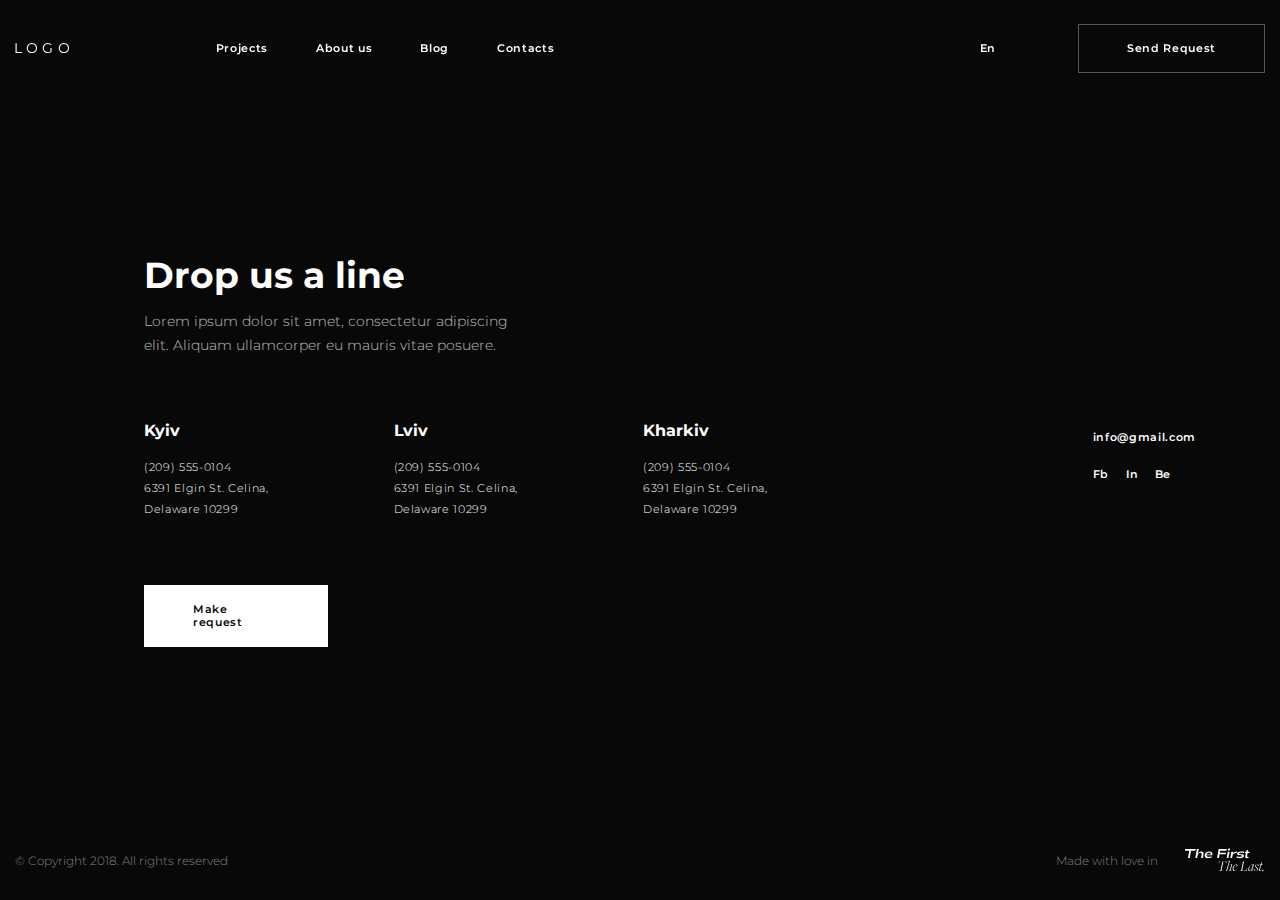
<file: contact.html>
<!DOCTYPE html>
<html lang="en">

<head>
   <meta charset="UTF-8">
   <meta http-equiv="X-UA-Compatible" content="IE=edge">
   <meta name="viewport" content="width=device-width, initial-scale=1.0">
   <link rel="icon" href="img/main/space/1-bg.jpg" type="image/x-icon">
   <link rel="stylesheet" href="css/style.min.css?_v=20230503231259">
   <title>Contact</title>
</head>

<body class="body-contact">
   <div class="wrapper">
      <header class="header" id="header">
         <div class="container">
            <div class="header__wrapper">
               <a class="header__logo" href="#">Logo</a>
               <div class="header__body">
                  <div class="header__menu menu">
                     <div class="menu__icon"></div>
                     <span class="menu__descr">Menu</span>
                     <nav class="menu__body">
                        <ul class="menu__list">
                           <li><a data-goto=".page__section-1" class="menu__link" href="#">Home</a></li>
                           <li><a data-goto=".page__section-2" class="menu__link" href="#">Projects</a></li>
                           <li><a data-goto=".page__section-3" class="menu__link" href="#">About us</a></li>
                           <li><a data-goto=".page__section-4" class="menu__link" href="#">Blog</a></li>
                           <li><a data-goto=".page__section-5" class="menu__link" href="#">Contacts</a></li>
                        </ul>
                        <a href="#popup" class="header__button popup__button popup-link">Send Request</a>
                        <div class="menu__contact contact-info">
                           <div class="contact-info__social">
                              <a class="contact-info__link" href="#">Fb</a>
                              <a class="contact-info__link" href="#">In</a>
                              <a class="contact-info__link" href="#">Be</a>
                           </div>

                           <div class="contact-info__city">
                              <div class="contact-info__city-box">
                                 <img class="contact-info__city-location" src="img/main/space/location.svg"
                                    alt="Location">
                                 <span class="contact-info__city-current">Berlin</span>
                              </div>
                              <ul class="contact-info__city-list">
                                 <li class="contact-info__city-item" data-lang="Berlin">Berlin</li>
                                 <li class="contact-info__city-item" data-lang="Kyiv">Kyiv</li>
                                 <li class="contact-info__city-item" data-lang="Lviv">Lviv</li>
                                 <li class="contact-info__city-item" data-lang="Kharkiv">Kharkiv</li>
                              </ul>
                           </div>
                           <div class="contact-info__communication">
                              <a class="contact-info__item" href="tel:380983527547">+380983527547</a>
                              <a class="contact-info__item" href="mailto:info@gmail.com">E: info@gmail.com</a>
                           </div>
                        </div>
                     </nav>
                  </div>
                  <div class="header__block">
                     <div class="header__language">
                        <span class="header__language-current">En</span>
                        <ul class="header__language-list">
                           <li class="header__language-item" data-lang="En">En</li>
                           <li class="header__language-item" data-lang="Ua">Ua</li>
                        </ul>
                     </div>
                     <a href="#popup" class="header__button popup__button popup-link">Send Request</a>
                  </div>
               </div>
            </div>

            <div id="popup" class="popup">
               <div class="popup__body">
                  <a class="popup__close close-popup" href="#header">
                     <span></span>
                  </a>
                  <div class="popup__content">
                     <form class="popup__form" action="#">
                        <div class="popup__wrapper">
                           <h3 class="popup__title">Calculate the cost of work</h3>
                           <div class="popup__items">
                              <input class="popup__item" type="text" name="name" placeholder="Name" required>
                              <input class="popup__item" type="text" name="last-name" placeholder="Last name" required>
                              <input class="popup__item" type="tel" name="phone" placeholder="Phone" required>
                              <input class="popup__item" type="text" name="city" placeholder="Your city" required>
                              <input class="popup__item" type="email" name="email" placeholder="Email" required>
                              <select class="popup__item" name="property" required>
                                 <option value="" selected disabled>Property type</option>
                                 <option value="private">Private</option>
                                 <option value="collective">Collective</option>
                                 <option value="state">State</option>
                              </select>
                              <textarea class="popup__item" name="comment" placeholder="Your comment"></textarea>
                           </div>
                        </div>
                        <div class="popup__wrapper">
                           <span class="popup__area">Area (m2)</span>
                           <div class="popup__radio-block">
                              <div class="popup__radio-box">
                                 <label for="1">to 50</label>
                                 <input type="radio" id="1" name="area" value="1">
                              </div>
                              <div class="popup__radio-box">
                                 <label for="2">50-150</label>
                                 <input type="radio" id="2" name="area" value="2" checked>
                              </div>
                              <div class="popup__radio-box">
                                 <label for="3">150-250</label>
                                 <input type="radio" id="3" name="area" value="3">
                              </div>
                              <div class="popup__radio-box">
                                 <label for="4">250-400</label>
                                 <input type="radio" id="4" name="area" value="4">
                              </div>
                              <div class="popup__radio-box">
                                 <label for="5">400-600</label>
                                 <input type="radio" id="5" name="area" value="5">
                              </div>
                              <div class="popup__radio-box">
                                 <label for="6">600-800</label>
                                 <input type="radio" id="6" name="area" value="6">
                              </div>
                              <div class="popup__radio-box">
                                 <label for="7">800-1000</label>
                                 <input type="radio" id="7" name="area" value="7">
                              </div>
                              <div class="popup__radio-box">
                                 <label for="8">1000+</label>
                                 <input type="radio" id="8" name="area" value="8">
                              </div>
                           </div>
                           <div class="popup__holder">
                              <div class="popup__file">
                                 <input class="popup__file-input" id="form-file" type="file" name="file">
                                 <div class="popup__file-text">
                                    <div class="popup__file-btn">+</div>
                                    <p class="popup__file-descr">
                                       Attach your file <br>
                                       <span>File size not more than 10 MB</span>
                                    </p>
                                 </div>
                              </div>
                              <button class="popup__submit popup__button" type="submit">Send Request</button>
                           </div>
                           <p class="popup__text">
                              It is a long established fact that a reader will be distracted by the readable content of
                              a page when looking at its layout. The point of using Lorem Ipsum is that it has a
                              more-or-less normal distribution of letters, as opposed to using 'Content here, content
                              here', making it look like readable English.
                           </p>
                        </div>
                     </form>
                  </div>
               </div>
            </div>
         </div>
      </header>

      <main class="main main-contact">

         <section class="contact contact-block">
            <div class="container">
               <div class="contact-block__wrapper">
                  <div class="contact-block__body">
                     <h2 class="contact-block__title h2-title">Drop us a line</h2>
                     <p class="contact-block__text main-text">
                        Lorem ipsum dolor sit amet, consectetur adipiscing elit. Aliquam ullamcorper eu mauris vitae
                        posuere.
                     </p>
                     <div class="contact-block__info">
                        <div class="contact-block__item">
                           <span class="contact-block__city">Kyiv</span>
                           <a class="contact-block__adress" href="tel:2095550104">(209) 555-0104</a>
                           <span class="contact-block__adress">
                              6391 Elgin St. Celina, Delaware 10299
                           </span>
                        </div>
                        <div class="contact-block__item">
                           <span class="contact-block__city">Lviv</span>
                           <a class="contact-block__adress" href="tel:2095550104">(209) 555-0104</a>
                           <span class="contact-block__adress">
                              6391 Elgin St. Celina, Delaware 10299
                           </span>
                        </div>
                        <div class="contact-block__item">
                           <span class="contact-block__city">Kharkiv</span>
                           <a class="contact-block__adress" href="tel:2095550104">(209) 555-0104</a>
                           <span class="contact-block__adress">
                              6391 Elgin St. Celina, Delaware 10299
                           </span>
                        </div>
                     </div>
                     <div class="contact-block__box mobile">
                        <a class="contact-info__item" href="mailto:info@gmail.com">info@gmail.com</a>
                        <div class="contact-info__social">
                           <a class="contact-info__link" href="#">Fb</a>
                           <a class="contact-info__link" href="#">In</a>
                           <a class="contact-info__link" href="#">Be</a>
                        </div>
                     </div>
                     <a class="contact-block__btn popup__button" href="#">Make request</a>
                  </div>
                  <div class="contact-block__box">
                     <a class="contact-info__item" href="mailto:info@gmail.com">info@gmail.com</a>
                     <div class="contact-info__social">
                        <a class="contact-info__link" href="#">Fb</a>
                        <a class="contact-info__link" href="#">In</a>
                        <a class="contact-info__link" href="#">Be</a>
                     </div>
                  </div>
               </div>
            </div>
         </section>

      </main>
      <footer class="footer">
         <div class="container">
            <div class="footer__body">
               <p class="footer__copyright">
                  © Copyright 2018. All rights reserved
               </p>
               <div class="footer__box">
                  <span class="footer__text">Made with love in</span>
                  <svg class="footer__logo-txt" width="81" height="26" viewBox="0 0 81 26" fill="none"
                     xmlns="http://www.w3.org/2000/svg">
                     <path
                        d="M34.9035 22.9414H38.9073L38.8921 22.8501L38.3136 22.8044C38.1157 22.8044 37.9635 22.7892 37.8417 22.7739C37.7199 22.7587 37.6438 22.7435 37.5829 22.7131C37.522 22.6978 37.4763 22.6826 37.4763 22.6674C37.4611 22.6522 37.4611 22.6217 37.4611 22.5913L39.3793 13.5637H40.7494C41.267 13.6245 41.6476 13.7616 41.8607 14.0051C42.0739 14.2487 42.2413 14.7511 42.3631 15.5123L42.3936 15.695H42.4544L42.6828 13.4266H35.1928L34.4925 15.695H34.5686L34.6904 15.4971C35.071 14.8729 35.4211 14.401 35.7256 14.0965C36.0301 13.792 36.4107 13.6245 36.8522 13.5637H38.405L36.5172 22.5456C36.4868 22.6674 36.228 22.7587 35.7256 22.7892L34.9492 22.8501L34.9035 22.9414ZM46.2668 23.1241C46.7387 23.1241 47.3477 22.3934 48.0936 20.9319L48.0023 20.8862L46.8605 22.6217L46.1298 22.5304L47.302 19.6074C47.8348 18.283 48.1088 17.5066 48.1088 17.2934C48.1088 17.0499 48.0023 16.8367 47.8044 16.6236C47.6065 16.4105 47.4238 16.3039 47.2411 16.3039C46.8757 16.3039 46.5408 16.4714 46.2211 16.8063C45.9166 17.1108 45.5056 17.6436 44.9728 18.42C44.4399 19.2116 43.968 19.988 43.5722 20.7644L43.4809 20.734C43.968 19.5465 44.6987 17.2325 45.7035 13.8225L45.9928 12.8481L43.7244 13.1069L43.694 13.1983L44.9119 13.244C45.0184 13.244 45.0489 13.3657 44.988 13.5941L44.6683 14.7206C44.4552 15.4818 44.1659 16.4257 43.831 17.5522C43.4809 18.694 43.1764 19.6531 42.9328 20.4143L42.0651 22.911L42.8262 22.9871L43.3743 21.5408C43.9985 20.2012 44.6531 19.0746 45.3229 18.1612C45.9928 17.2478 46.4647 16.7911 46.7235 16.7911C46.8909 16.7911 47.028 16.852 47.1497 16.9433C47.2715 17.0499 47.3324 17.1717 47.3324 17.3239C47.3324 17.4761 47.0584 18.2373 46.5408 19.6074C46.419 19.9424 46.2516 20.3534 46.0384 20.8558C45.8253 21.3581 45.6731 21.754 45.5665 22.0432C45.4447 22.3325 45.399 22.4999 45.399 22.5456C45.399 22.6522 45.5056 22.7739 45.7187 22.911C45.9319 23.0632 46.1145 23.1241 46.2668 23.1241ZM50.3353 23.1241C51.1574 23.1241 51.9794 22.4086 52.8015 20.9623L52.695 20.9167C52.3296 21.5256 51.9947 21.9519 51.6902 22.1954C51.3857 22.4543 51.0356 22.576 50.6702 22.576C50.2744 22.576 49.9699 22.4086 49.7568 22.0737C49.5437 21.7387 49.4371 21.2973 49.4371 20.7492C49.4371 20.2773 49.5132 19.7749 49.6807 19.2268C50.9747 19.0289 51.9338 18.7701 52.5579 18.4504C53.1669 18.146 53.4866 17.7349 53.4866 17.2478C53.4866 16.9737 53.3496 16.7454 53.0908 16.5627C52.8167 16.38 52.497 16.2887 52.1165 16.2887C51.5684 16.2887 51.0204 16.5323 50.4723 16.989C49.9243 17.4609 49.4828 18.0698 49.1478 18.8006C48.7977 19.5313 48.6302 20.2773 48.6302 21.0232C48.6302 21.617 48.7825 22.1193 49.087 22.5151C49.3914 22.9262 49.8025 23.1241 50.3353 23.1241ZM49.772 19.0746L49.7416 19.0594C50.046 18.1612 50.4266 17.4761 50.9138 16.989C51.3096 16.6236 51.6445 16.4257 51.949 16.4257C52.1774 16.4257 52.36 16.5018 52.497 16.654C52.6188 16.8063 52.695 16.989 52.695 17.2021C52.695 17.7197 52.4818 18.1155 52.0708 18.3895C51.6597 18.6636 50.8986 18.8919 49.772 19.0746ZM55.7542 22.9414H62.4221L63.4117 20.3077L63.3051 20.2925L63.1985 20.4904C62.7571 21.2516 62.3308 21.8301 61.935 22.2107C61.5239 22.5913 60.9911 22.7892 60.3365 22.7892L58.0682 22.7283L59.9559 13.8225C59.9711 13.7007 60.2299 13.6245 60.7475 13.5789L61.661 13.518L61.7219 13.4266H57.7789L57.7942 13.518L58.1595 13.5637C58.5858 13.6245 58.8294 13.655 58.9055 13.6702C58.9816 13.7007 59.012 13.7311 59.012 13.7768L57.1548 22.5304C57.1243 22.6522 56.8655 22.7283 56.3631 22.7892L55.7999 22.8501L55.7542 22.9414ZM67.9079 23.1393C68.5016 23.1393 69.1714 22.4086 69.9022 20.9319L69.8108 20.8862L68.6995 22.6217L68.0144 22.5456L68.9279 19.6379L70.0696 16.3344L69.3085 16.2735L68.867 17.7349H68.8517C68.8517 16.8215 68.5625 16.3648 67.984 16.3648C67.5577 16.3648 67.1467 16.5779 66.7204 17.0042C66.0963 17.6284 65.5178 18.3895 65.0002 19.2877C64.4826 20.1859 64.2238 21.008 64.2238 21.754C64.2238 22.165 64.3303 22.4999 64.5739 22.7435C64.8023 22.9871 65.0915 23.1089 65.4264 23.1089C65.7918 23.1089 66.1572 22.8957 66.5378 22.439C66.9183 21.9975 67.4207 21.2364 68.0449 20.1707H68.0753C67.6491 21.2364 67.4512 21.891 67.4512 22.1346C67.4512 22.3934 67.4816 22.6217 67.573 22.8348C67.6643 23.048 67.7709 23.1393 67.9079 23.1393ZM65.8375 22.4847C65.6243 22.4847 65.4264 22.4086 65.2742 22.2259C65.122 22.0432 65.0458 21.7844 65.0458 21.419C65.0458 20.7644 65.2133 20.0032 65.5787 19.1355C65.9288 18.2678 66.3094 17.6284 66.7357 17.2021C67.0097 16.9281 67.2837 16.7911 67.5577 16.7911C67.8774 16.7911 68.1362 16.9433 68.3494 17.2173C68.5473 17.5066 68.6538 17.7958 68.6538 18.0851C68.6538 18.4504 68.532 18.8767 68.2885 19.3639C67.2533 21.4495 66.4312 22.4847 65.8375 22.4847ZM72.0525 23.1241C72.5397 23.1241 73.0116 22.9566 73.4379 22.5913C73.8641 22.2259 74.062 21.7996 74.062 21.2973C74.062 21.0385 73.9707 20.7644 73.8185 20.4752C73.6662 20.2012 73.3161 19.7901 72.768 19.2573C72.1286 18.6483 71.7937 18.1307 71.7937 17.7349C71.7785 17.3696 71.8851 17.0651 72.1286 16.8063C72.357 16.5475 72.6767 16.4105 73.0725 16.4105C73.4683 16.4105 73.8185 16.6084 74.1077 16.989C73.7728 17.0955 73.6053 17.2934 73.6053 17.5827C73.6053 17.7349 73.6358 17.8567 73.7271 17.9481C73.8185 18.0394 73.925 18.0851 74.0773 18.0851C74.2143 18.0851 74.3361 18.0394 74.4426 17.9176C74.5492 17.811 74.5949 17.6588 74.5949 17.4761C74.5796 17.1108 74.4426 16.8215 74.1838 16.6084C73.9098 16.3952 73.5444 16.2887 73.0725 16.2887C72.6158 16.2887 72.1743 16.4714 71.7785 16.8215C71.3674 17.1869 71.1695 17.5979 71.1848 18.0698C71.1848 18.3134 71.2457 18.5418 71.3674 18.7701C71.4892 19.0137 71.611 19.1964 71.7328 19.3334C71.8546 19.4856 72.0677 19.6835 72.3418 19.9576C72.3418 19.9728 72.4027 20.0337 72.5244 20.1555C72.6462 20.2773 72.7071 20.3534 72.7376 20.3838C72.768 20.4143 72.8289 20.4904 72.9203 20.597C73.0116 20.7035 73.0877 20.7797 73.1182 20.8405C73.1486 20.9014 73.1943 20.9928 73.2552 21.0841C73.3161 21.1755 73.3465 21.2668 73.377 21.3581C73.3922 21.4495 73.4074 21.5408 73.4074 21.6322C73.4074 21.9823 73.3008 22.302 73.0725 22.5913C72.8441 22.8805 72.5092 23.0175 72.0525 23.0175C71.5349 23.0175 71.0782 22.7892 70.6824 22.3172C70.8194 22.2716 70.9412 22.1954 71.0478 22.0737C71.1391 21.9671 71.2 21.8453 71.2 21.7083C71.2 21.5713 71.1543 21.4495 71.063 21.3581C70.9716 21.2668 70.8498 21.2059 70.7128 21.2059C70.5758 21.2059 70.454 21.2668 70.3627 21.3886C70.2561 21.5104 70.2105 21.6626 70.2105 21.8453C70.2105 22.2411 70.3779 22.5456 70.7433 22.7739C71.0934 23.0175 71.5349 23.1241 72.0525 23.1241ZM75.8162 23.1241C76.2881 23.1241 76.8819 22.3934 77.6126 20.9319L77.5212 20.8862L76.4251 22.6217L75.6183 22.5304L77.3081 16.9433H78.6478L78.7696 16.5323L77.4451 16.517L78.0845 14.4466H77.3386L76.6992 16.517L75.6183 16.5323L75.4813 16.9281L76.5622 16.9433L74.8876 22.4999C74.8419 22.6217 74.9485 22.7435 75.192 22.8957C75.4356 23.048 75.6487 23.1241 75.8162 23.1241ZM78.8804 23.1545C79.0631 23.1545 79.2153 23.0936 79.3371 22.9566C79.4589 22.8196 79.535 22.6522 79.535 22.4695C79.535 22.302 79.4741 22.1498 79.3524 22.0128C79.2306 21.891 79.0783 21.8149 78.8956 21.8149C78.6977 21.8149 78.5303 21.891 78.3933 22.0128C78.2563 22.1498 78.1954 22.302 78.1954 22.4695C78.1954 22.6522 78.2563 22.8196 78.3933 22.9566C78.5151 23.0936 78.6825 23.1545 78.8804 23.1545Z" />
                     <path
                        d="M3.94546 10H5.74692L7.05361 2.62923H11.367L11.6461 1.11955H1.2052L0.926104 2.62923H5.25215L3.94546 10ZM11.2997 10H13.1011L13.4183 8.22391V8.24928C13.7862 6.16872 14.8899 4.81128 16.26 4.81128C17.4906 4.81128 17.8712 5.54709 17.5414 7.46273L17.0847 10H18.8861L19.3809 7.24706C19.863 4.48143 19.1906 3.47921 17.4018 3.45384C15.4862 3.45384 14.3571 4.58293 13.7862 6.27021H13.6847L14.8519 1.11955H12.8728L11.2997 10ZM23.9499 10.203C25.5483 10.203 26.2968 10.0507 27.6035 9.58135L27.8573 8.13511C27.0834 8.43958 26.373 8.83286 24.8252 8.83286C23.1506 8.83286 22.3894 8.41421 22.3641 7.37392H28.2632L28.4535 6.33364C28.7326 4.6083 27.4132 3.45384 25.1424 3.45384C22.8461 3.45384 21.0827 4.79859 20.7275 6.82841C20.3723 8.85823 21.6536 10.203 23.9499 10.203ZM22.4782 6.49857C22.8081 5.29336 23.5693 4.83665 24.9013 4.83665C26.2715 4.83665 26.8804 5.2553 26.7282 6.39707L22.4782 6.49857ZM33.0616 10H34.8631L35.5355 6.19409H41.7137L41.9548 4.78591H35.7765L36.1571 2.62923H42.4495L42.716 1.11955H34.6347L33.0616 10ZM44.8528 2.5658C45.5506 2.5658 46.0326 2.23595 46.1595 1.5382C46.2737 0.853137 45.8931 0.523292 45.208 0.523292C44.5356 0.523292 44.0409 0.853137 43.9267 1.5382C43.7998 2.23595 44.1677 2.5658 44.8528 2.5658ZM42.6581 10H44.4595L45.5759 3.65682H43.7745L42.6581 10ZM46.2913 10H48.0928L48.4861 7.75452C48.8793 5.78813 50.0972 4.96352 52.7106 4.96352L52.9643 3.45384C50.592 3.45384 49.4883 4.18965 48.7905 6.27021H48.6637L49.3868 3.65682H47.4077L46.2913 10ZM55.8855 10.203C58.1183 10.203 59.7294 9.58135 59.9832 8.10973C60.4653 5.34411 54.5788 6.76498 54.8071 5.5344C54.8833 5.09038 55.5683 4.87471 57.0653 4.87471C58.0168 4.87471 59.1205 5.01426 59.9832 5.20456L60.2369 3.80906C59.1712 3.59339 57.8899 3.45384 57.1287 3.45384C54.8959 3.45384 53.2721 4.1389 53.0184 5.55978C52.5363 8.31271 58.4481 6.75229 58.2198 8.10973C58.1183 8.64256 57.4078 8.80748 55.8474 8.80748C54.731 8.80748 53.8176 8.66793 52.8281 8.26197L52.5743 9.70821C53.5766 10.0127 54.9086 10.203 55.8855 10.203ZM62.8355 10.1269C63.5206 10.1269 64.0407 10.0507 64.5989 9.87314L64.7638 8.92166C62.9116 9.02315 62.9497 8.84554 63.2161 7.33587L63.6348 4.96352H65.4616L65.7026 3.65682H63.8631L64.1803 1.88073L62.5945 2.13446L62.3154 3.65682H61.1609L60.9199 4.96352H61.8333L61.3512 7.71646C61.0341 9.5306 61.1863 10.1269 62.8355 10.1269Z" />
                  </svg>
               </div>
            </div>
         </div>
      </footer>
   </div>
   <script src="js/app.min.js?_v=20230503231259"></script>
</body>

</html>
</file>
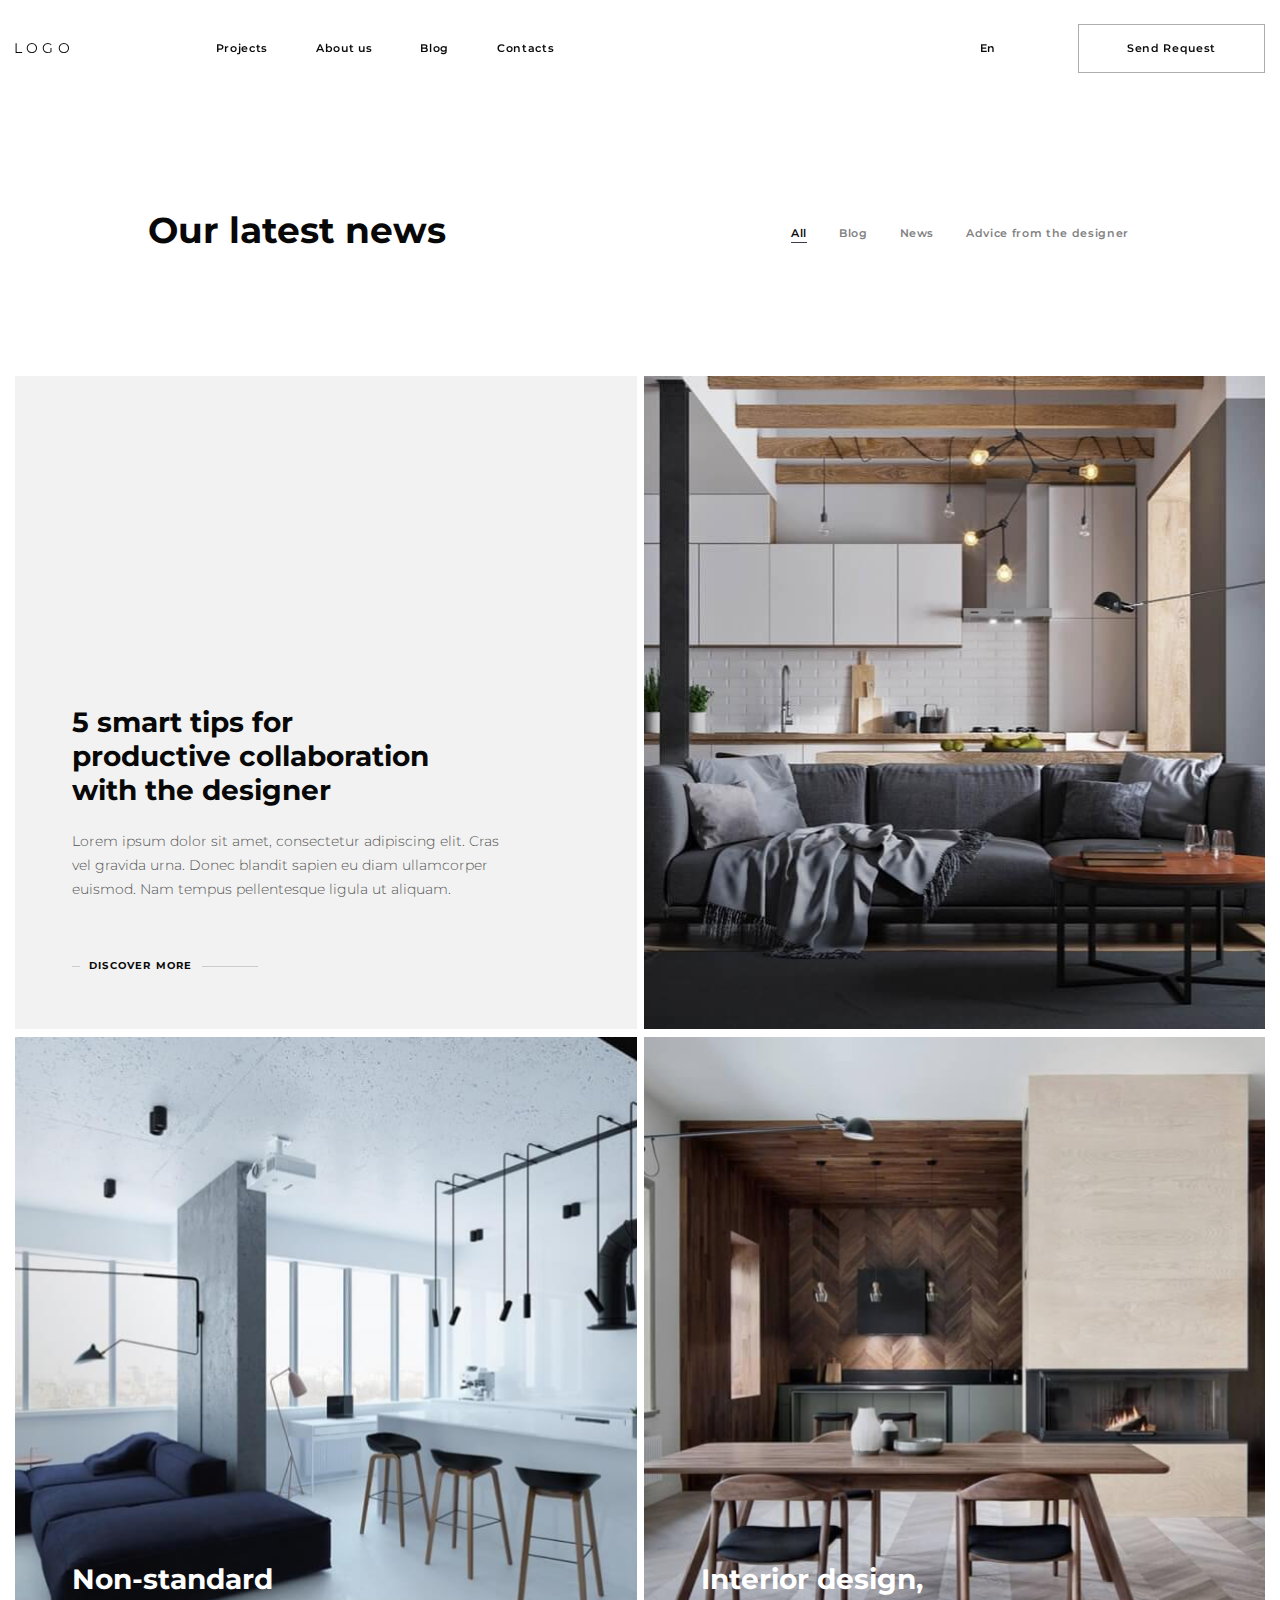
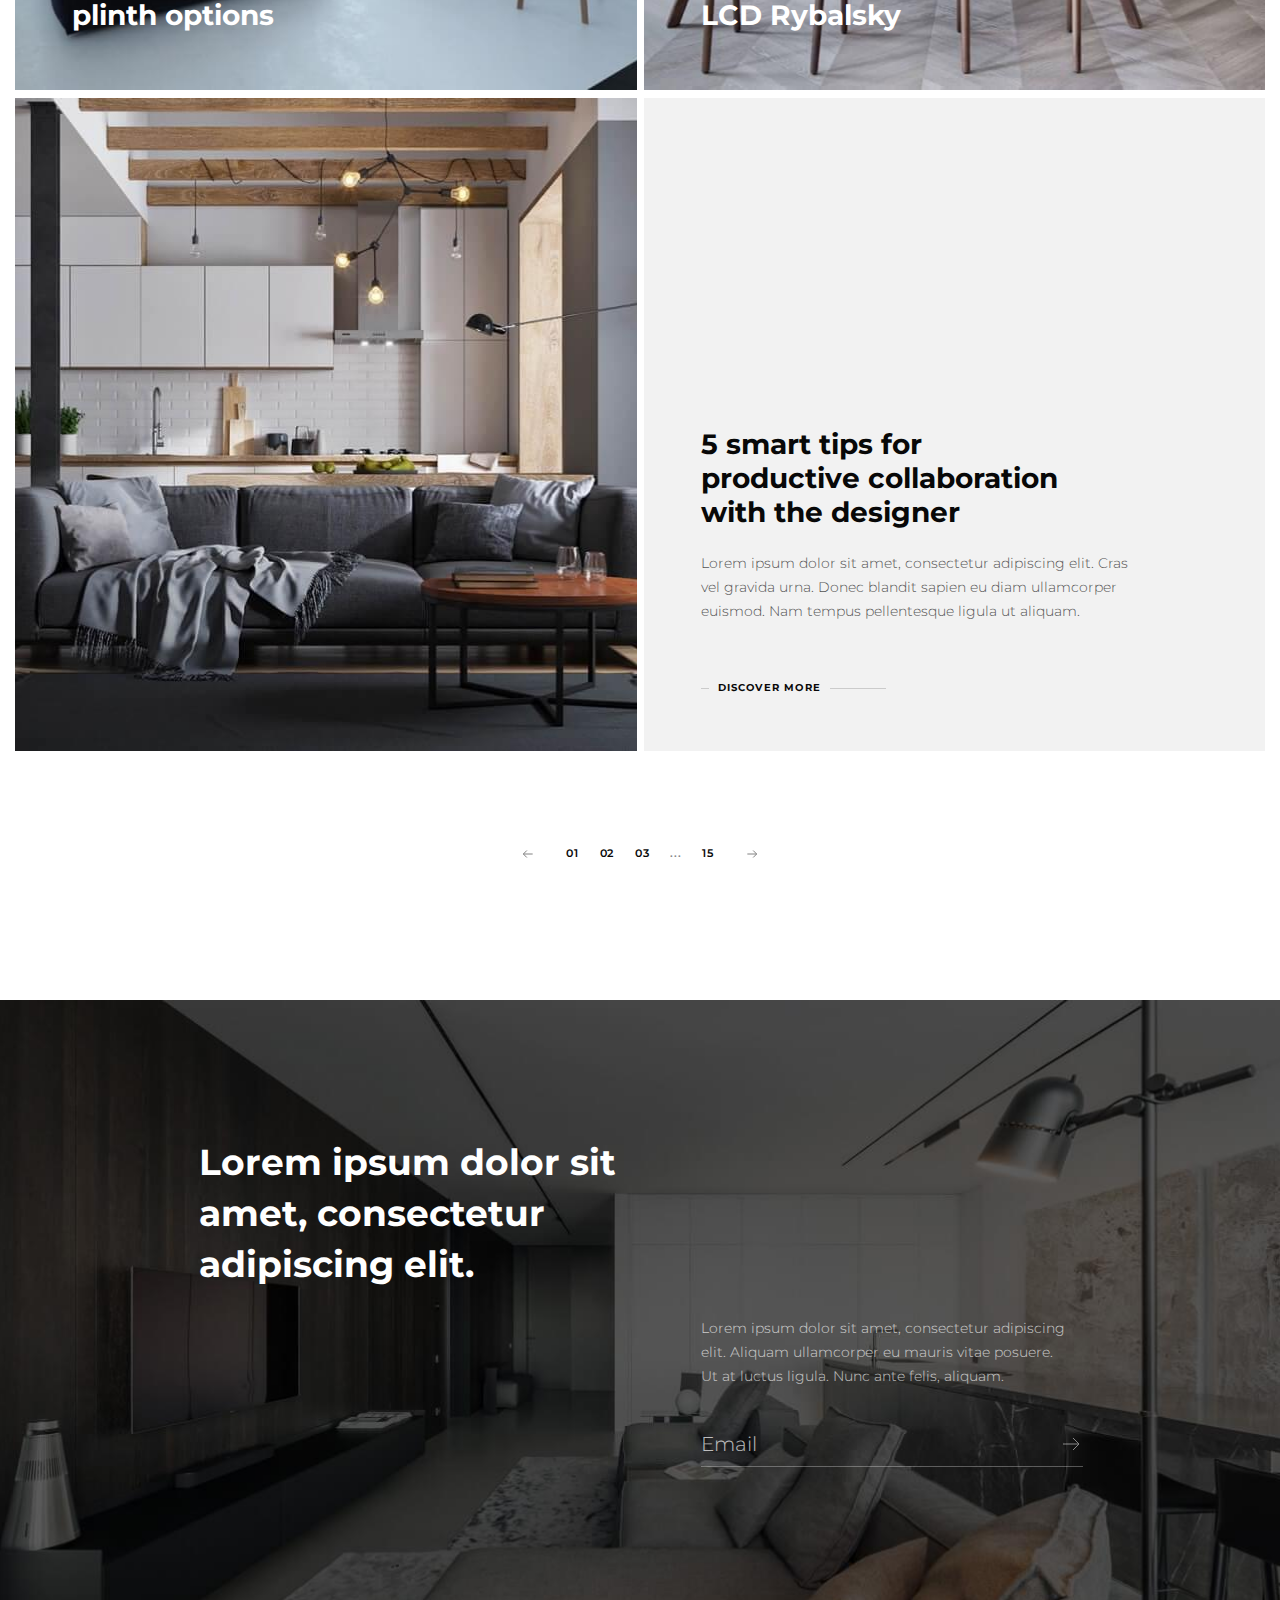
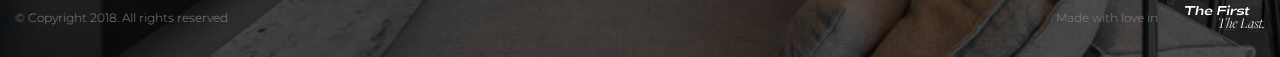
<file: news.html>
<!DOCTYPE html>
<html lang="en">

<head>
   <meta charset="UTF-8">
   <meta http-equiv="X-UA-Compatible" content="IE=edge">
   <meta name="viewport" content="width=device-width, initial-scale=1.0">
   <link rel="icon" href="img/main/space/1-bg.jpg" type="image/x-icon">
   <link rel="stylesheet" href="css/style.min.css?_v=20230503231259">
   <title>News</title>
</head>

<body>
   <div class="wrapper">
      <header class="header black" id="header">
         <div class="container">
            <div class="header__wrapper">
               <a class="header__logo" href="#">Logo</a>
               <div class="header__body">
                  <div class="header__menu menu">
                     <div class="menu__icon"></div>
                     <span class="menu__descr">Menu</span>
                     <nav class="menu__body">
                        <ul class="menu__list">
                           <li><a data-goto=".page__section-1" class="menu__link" href="#">Home</a></li>
                           <li><a data-goto=".page__section-2" class="menu__link" href="#">Projects</a></li>
                           <li><a data-goto=".page__section-3" class="menu__link" href="#">About us</a></li>
                           <li><a data-goto=".page__section-4" class="menu__link" href="#">Blog</a></li>
                           <li><a data-goto=".page__section-5" class="menu__link" href="#">Contacts</a></li>
                        </ul>
                        <a href="#popup" class="header__button popup__button popup-link">Send Request</a>
                        <div class="menu__contact contact-info">
                           <div class="contact-info__social">
                              <a class="contact-info__link" href="#">Fb</a>
                              <a class="contact-info__link" href="#">In</a>
                              <a class="contact-info__link" href="#">Be</a>
                           </div>

                           <div class="contact-info__city">
                              <div class="contact-info__city-box">
                                 <img class="contact-info__city-location" src="img/main/space/location.svg"
                                    alt="Location">
                                 <span class="contact-info__city-current">Berlin</span>
                              </div>
                              <ul class="contact-info__city-list">
                                 <li class="contact-info__city-item" data-lang="Berlin">Berlin</li>
                                 <li class="contact-info__city-item" data-lang="Kyiv">Kyiv</li>
                                 <li class="contact-info__city-item" data-lang="Lviv">Lviv</li>
                                 <li class="contact-info__city-item" data-lang="Kharkiv">Kharkiv</li>
                              </ul>
                           </div>
                           <div class="contact-info__communication">
                              <a class="contact-info__item" href="tel:380983527547">+380983527547</a>
                              <a class="contact-info__item" href="mailto:info@gmail.com">E: info@gmail.com</a>
                           </div>
                        </div>
                     </nav>
                  </div>
                  <div class="header__block">
                     <div class="header__language">
                        <span class="header__language-current">En</span>
                        <ul class="header__language-list">
                           <li class="header__language-item" data-lang="En">En</li>
                           <li class="header__language-item" data-lang="Ua">Ua</li>
                        </ul>
                     </div>
                     <a href="#popup" class="header__button popup__button popup-link">Send Request</a>
                  </div>
               </div>
            </div>

            <div id="popup" class="popup">
               <div class="popup__body">
                  <a class="popup__close close-popup" href="#header">
                     <span></span>
                  </a>
                  <div class="popup__content">
                     <form class="popup__form" action="#">
                        <div class="popup__wrapper">
                           <h3 class="popup__title">Calculate the cost of work</h3>
                           <div class="popup__items">
                              <input class="popup__item" type="text" name="name" placeholder="Name" required>
                              <input class="popup__item" type="text" name="last-name" placeholder="Last name" required>
                              <input class="popup__item" type="tel" name="phone" placeholder="Phone" required>
                              <input class="popup__item" type="text" name="city" placeholder="Your city" required>
                              <input class="popup__item" type="email" name="email" placeholder="Email" required>
                              <select class="popup__item" name="property" required>
                                 <option value="" selected disabled>Property type</option>
                                 <option value="private">Private</option>
                                 <option value="collective">Collective</option>
                                 <option value="state">State</option>
                              </select>
                              <textarea class="popup__item" name="comment" placeholder="Your comment"></textarea>
                           </div>
                        </div>
                        <div class="popup__wrapper">
                           <span class="popup__area">Area (m2)</span>
                           <div class="popup__radio-block">
                              <div class="popup__radio-box">
                                 <label for="1">to 50</label>
                                 <input type="radio" id="1" name="area" value="1">
                              </div>
                              <div class="popup__radio-box">
                                 <label for="2">50-150</label>
                                 <input type="radio" id="2" name="area" value="2" checked>
                              </div>
                              <div class="popup__radio-box">
                                 <label for="3">150-250</label>
                                 <input type="radio" id="3" name="area" value="3">
                              </div>
                              <div class="popup__radio-box">
                                 <label for="4">250-400</label>
                                 <input type="radio" id="4" name="area" value="4">
                              </div>
                              <div class="popup__radio-box">
                                 <label for="5">400-600</label>
                                 <input type="radio" id="5" name="area" value="5">
                              </div>
                              <div class="popup__radio-box">
                                 <label for="6">600-800</label>
                                 <input type="radio" id="6" name="area" value="6">
                              </div>
                              <div class="popup__radio-box">
                                 <label for="7">800-1000</label>
                                 <input type="radio" id="7" name="area" value="7">
                              </div>
                              <div class="popup__radio-box">
                                 <label for="8">1000+</label>
                                 <input type="radio" id="8" name="area" value="8">
                              </div>
                           </div>
                           <div class="popup__holder">
                              <div class="popup__file">
                                 <input class="popup__file-input" id="form-file" type="file" name="file">
                                 <div class="popup__file-text">
                                    <div class="popup__file-btn">+</div>
                                    <p class="popup__file-descr">
                                       Attach your file <br>
                                       <span>File size not more than 10 MB</span>
                                    </p>
                                 </div>
                              </div>
                              <button class="popup__submit popup__button" type="submit">Send Request</button>
                           </div>
                           <p class="popup__text">
                              It is a long established fact that a reader will be distracted by the readable content of
                              a page when looking at its layout. The point of using Lorem Ipsum is that it has a
                              more-or-less normal distribution of letters, as opposed to using 'Content here, content
                              here', making it look like readable English.
                           </p>
                        </div>
                     </form>
                  </div>
               </div>
            </div>
         </div>
      </header>

      <div class="preloader" id="preloader">
         <div class="preloader__loader">
            <span class="preloader__percents">
               <span class="hi">HI</span>
               <span id="percents">0%</span>
            </span>
         </div>
      </div>
      <main class="main">

         <section class="latest-news">
            <div class="container">
               <div class="latest-news__body">
                  <div class="latest-news__box">
                     <h2 class="latest-news__title h2-title">Our latest news</h2>
                     <div class="latest-news__navbar">
                        <button type="button" class="latest-news__navbar-btn active">All</button>
                        <button type="button" class="latest-news__navbar-btn">Blog</button>
                        <button type="button" class="latest-news__navbar-btn">News</button>
                        <button type="button" class="latest-news__navbar-btn">Advice from the designer</button>
                     </div>
                     <div class="latest-news__select-wrapper">
                        <select class="latest-news__navbar-mobile" name="#">
                           <option class="latest-news__navbar-btn" value="Apartments">Apartments</option>
                           <option class="latest-news__navbar-btn" value="Blog">Blog</option>
                           <option class="latest-news__navbar-btn" value="News">News</option>
                           <option class="latest-news__navbar-btn" value="Advice">Advice from the designer</option>
                        </select>
                     </div>
                  </div>
                  <div class="latest-news__projects">
                     <div class="latest-news__card">
                        <h4 class="latest-news__card-title">
                           5 smart tips for productive collaboration with the designer
                        </h4>
                        <p class="latest-news__card-text main-text">
                           Lorem ipsum dolor sit amet, consectetur adipiscing elit. Cras vel gravida urna. Donec blandit
                           sapien eu diam ullamcorper euismod. Nam tempus pellentesque ligula ut aliquam.
                        </p>
                        <a class="latest-news__card-btn discover-more" href="#">Discover more</a>
                     </div>
                     <div class="latest-news__card"></div>
                     <div class="latest-news__card">
                        <h4 class="latest-news__card-title white">
                           Non-standard <br> plinth options
                        </h4>
                     </div>
                     <div class="latest-news__card">
                        <h4 class="latest-news__card-title white">
                           Interior design, <br> LCD Rybalsky
                        </h4>
                     </div>
                     <div class="latest-news__card"></div>
                     <div class="latest-news__card">
                        <h4 class="latest-news__card-title">
                           5 smart tips for productive collaboration with the designer
                        </h4>
                        <p class="latest-news__card-text main-text">
                           Lorem ipsum dolor sit amet, consectetur adipiscing elit. Cras vel gravida urna. Donec blandit
                           sapien eu diam ullamcorper euismod. Nam tempus pellentesque ligula ut aliquam.
                        </p>
                        <a class="latest-news__card-btn discover-more" href="#">Discover more</a>
                     </div>
                  </div>
                  <div class="latest-news__navigation">
                     <svg width="11" height="8" viewBox="0 0 11 8" fill="none" xmlns="http://www.w3.org/2000/svg">
                        <path d="M10.6667 4H1.33341" stroke="#828282" />
                        <path d="M4.8335 0.5L1.3335 4L4.8335 7.5" stroke="#828282" />
                     </svg>
                     <ul class="latest-news__navigation-items">
                        <li class="latest-news__navigation-item">01</li>
                        <li class="latest-news__navigation-item">02</li>
                        <li class="latest-news__navigation-item">03</li>
                        <li class="latest-news__navigation-item point">...</li>
                        <li class="latest-news__navigation-item">15</li>
                     </ul>
                     <svg class="last-arrow" width="11" height="8" viewBox="0 0 11 8" fill="none"
                        xmlns="http://www.w3.org/2000/svg">
                        <path d="M10.6667 4H1.33341" stroke="#828282" />
                        <path d="M4.8335 0.5L1.3335 4L4.8335 7.5" stroke="#828282" />
                     </svg>
                  </div>
               </div>
            </div>
         </section>

         <section class="form-bg">
            <div class="container">
               <div class="form-bg__body">
                  <h2 class="form-bg__title h2-title">
                     Lorem ipsum dolor sit amet, consectetur adipiscing elit.
                  </h2>
                  <div class="form-bg__box">
                     <p class="form-bg__text main-text">
                        Lorem ipsum dolor sit amet, consectetur adipiscing elit. Aliquam ullamcorper eu mauris vitae
                        posuere. Ut at luctus ligula. Nunc ante felis, aliquam.
                     </p>
                     <form class="form-bg__form" action="#">
                        <input class="form-bg__email" type="email" placeholder="Email" required>
                        <button class="form-bg__btn" type="submit">
                           <svg width="24" height="24" viewBox="0 0 24 24" fill="none"
                              xmlns="http://www.w3.org/2000/svg">
                              <g>
                                 <path d="M4 12H20" />
                                 <path d="M14 6L20 12L14 18" />
                              </g>
                           </svg>
                        </button>
                     </form>
                  </div>
               </div>
            </div>
         </section>

      </main>
      <footer class="footer">
         <div class="container">
            <div class="footer__body">
               <p class="footer__copyright">
                  © Copyright 2018. All rights reserved
               </p>
               <div class="footer__box">
                  <span class="footer__text">Made with love in</span>
                  <svg class="footer__logo-txt" width="81" height="26" viewBox="0 0 81 26" fill="none"
                     xmlns="http://www.w3.org/2000/svg">
                     <path
                        d="M34.9035 22.9414H38.9073L38.8921 22.8501L38.3136 22.8044C38.1157 22.8044 37.9635 22.7892 37.8417 22.7739C37.7199 22.7587 37.6438 22.7435 37.5829 22.7131C37.522 22.6978 37.4763 22.6826 37.4763 22.6674C37.4611 22.6522 37.4611 22.6217 37.4611 22.5913L39.3793 13.5637H40.7494C41.267 13.6245 41.6476 13.7616 41.8607 14.0051C42.0739 14.2487 42.2413 14.7511 42.3631 15.5123L42.3936 15.695H42.4544L42.6828 13.4266H35.1928L34.4925 15.695H34.5686L34.6904 15.4971C35.071 14.8729 35.4211 14.401 35.7256 14.0965C36.0301 13.792 36.4107 13.6245 36.8522 13.5637H38.405L36.5172 22.5456C36.4868 22.6674 36.228 22.7587 35.7256 22.7892L34.9492 22.8501L34.9035 22.9414ZM46.2668 23.1241C46.7387 23.1241 47.3477 22.3934 48.0936 20.9319L48.0023 20.8862L46.8605 22.6217L46.1298 22.5304L47.302 19.6074C47.8348 18.283 48.1088 17.5066 48.1088 17.2934C48.1088 17.0499 48.0023 16.8367 47.8044 16.6236C47.6065 16.4105 47.4238 16.3039 47.2411 16.3039C46.8757 16.3039 46.5408 16.4714 46.2211 16.8063C45.9166 17.1108 45.5056 17.6436 44.9728 18.42C44.4399 19.2116 43.968 19.988 43.5722 20.7644L43.4809 20.734C43.968 19.5465 44.6987 17.2325 45.7035 13.8225L45.9928 12.8481L43.7244 13.1069L43.694 13.1983L44.9119 13.244C45.0184 13.244 45.0489 13.3657 44.988 13.5941L44.6683 14.7206C44.4552 15.4818 44.1659 16.4257 43.831 17.5522C43.4809 18.694 43.1764 19.6531 42.9328 20.4143L42.0651 22.911L42.8262 22.9871L43.3743 21.5408C43.9985 20.2012 44.6531 19.0746 45.3229 18.1612C45.9928 17.2478 46.4647 16.7911 46.7235 16.7911C46.8909 16.7911 47.028 16.852 47.1497 16.9433C47.2715 17.0499 47.3324 17.1717 47.3324 17.3239C47.3324 17.4761 47.0584 18.2373 46.5408 19.6074C46.419 19.9424 46.2516 20.3534 46.0384 20.8558C45.8253 21.3581 45.6731 21.754 45.5665 22.0432C45.4447 22.3325 45.399 22.4999 45.399 22.5456C45.399 22.6522 45.5056 22.7739 45.7187 22.911C45.9319 23.0632 46.1145 23.1241 46.2668 23.1241ZM50.3353 23.1241C51.1574 23.1241 51.9794 22.4086 52.8015 20.9623L52.695 20.9167C52.3296 21.5256 51.9947 21.9519 51.6902 22.1954C51.3857 22.4543 51.0356 22.576 50.6702 22.576C50.2744 22.576 49.9699 22.4086 49.7568 22.0737C49.5437 21.7387 49.4371 21.2973 49.4371 20.7492C49.4371 20.2773 49.5132 19.7749 49.6807 19.2268C50.9747 19.0289 51.9338 18.7701 52.5579 18.4504C53.1669 18.146 53.4866 17.7349 53.4866 17.2478C53.4866 16.9737 53.3496 16.7454 53.0908 16.5627C52.8167 16.38 52.497 16.2887 52.1165 16.2887C51.5684 16.2887 51.0204 16.5323 50.4723 16.989C49.9243 17.4609 49.4828 18.0698 49.1478 18.8006C48.7977 19.5313 48.6302 20.2773 48.6302 21.0232C48.6302 21.617 48.7825 22.1193 49.087 22.5151C49.3914 22.9262 49.8025 23.1241 50.3353 23.1241ZM49.772 19.0746L49.7416 19.0594C50.046 18.1612 50.4266 17.4761 50.9138 16.989C51.3096 16.6236 51.6445 16.4257 51.949 16.4257C52.1774 16.4257 52.36 16.5018 52.497 16.654C52.6188 16.8063 52.695 16.989 52.695 17.2021C52.695 17.7197 52.4818 18.1155 52.0708 18.3895C51.6597 18.6636 50.8986 18.8919 49.772 19.0746ZM55.7542 22.9414H62.4221L63.4117 20.3077L63.3051 20.2925L63.1985 20.4904C62.7571 21.2516 62.3308 21.8301 61.935 22.2107C61.5239 22.5913 60.9911 22.7892 60.3365 22.7892L58.0682 22.7283L59.9559 13.8225C59.9711 13.7007 60.2299 13.6245 60.7475 13.5789L61.661 13.518L61.7219 13.4266H57.7789L57.7942 13.518L58.1595 13.5637C58.5858 13.6245 58.8294 13.655 58.9055 13.6702C58.9816 13.7007 59.012 13.7311 59.012 13.7768L57.1548 22.5304C57.1243 22.6522 56.8655 22.7283 56.3631 22.7892L55.7999 22.8501L55.7542 22.9414ZM67.9079 23.1393C68.5016 23.1393 69.1714 22.4086 69.9022 20.9319L69.8108 20.8862L68.6995 22.6217L68.0144 22.5456L68.9279 19.6379L70.0696 16.3344L69.3085 16.2735L68.867 17.7349H68.8517C68.8517 16.8215 68.5625 16.3648 67.984 16.3648C67.5577 16.3648 67.1467 16.5779 66.7204 17.0042C66.0963 17.6284 65.5178 18.3895 65.0002 19.2877C64.4826 20.1859 64.2238 21.008 64.2238 21.754C64.2238 22.165 64.3303 22.4999 64.5739 22.7435C64.8023 22.9871 65.0915 23.1089 65.4264 23.1089C65.7918 23.1089 66.1572 22.8957 66.5378 22.439C66.9183 21.9975 67.4207 21.2364 68.0449 20.1707H68.0753C67.6491 21.2364 67.4512 21.891 67.4512 22.1346C67.4512 22.3934 67.4816 22.6217 67.573 22.8348C67.6643 23.048 67.7709 23.1393 67.9079 23.1393ZM65.8375 22.4847C65.6243 22.4847 65.4264 22.4086 65.2742 22.2259C65.122 22.0432 65.0458 21.7844 65.0458 21.419C65.0458 20.7644 65.2133 20.0032 65.5787 19.1355C65.9288 18.2678 66.3094 17.6284 66.7357 17.2021C67.0097 16.9281 67.2837 16.7911 67.5577 16.7911C67.8774 16.7911 68.1362 16.9433 68.3494 17.2173C68.5473 17.5066 68.6538 17.7958 68.6538 18.0851C68.6538 18.4504 68.532 18.8767 68.2885 19.3639C67.2533 21.4495 66.4312 22.4847 65.8375 22.4847ZM72.0525 23.1241C72.5397 23.1241 73.0116 22.9566 73.4379 22.5913C73.8641 22.2259 74.062 21.7996 74.062 21.2973C74.062 21.0385 73.9707 20.7644 73.8185 20.4752C73.6662 20.2012 73.3161 19.7901 72.768 19.2573C72.1286 18.6483 71.7937 18.1307 71.7937 17.7349C71.7785 17.3696 71.8851 17.0651 72.1286 16.8063C72.357 16.5475 72.6767 16.4105 73.0725 16.4105C73.4683 16.4105 73.8185 16.6084 74.1077 16.989C73.7728 17.0955 73.6053 17.2934 73.6053 17.5827C73.6053 17.7349 73.6358 17.8567 73.7271 17.9481C73.8185 18.0394 73.925 18.0851 74.0773 18.0851C74.2143 18.0851 74.3361 18.0394 74.4426 17.9176C74.5492 17.811 74.5949 17.6588 74.5949 17.4761C74.5796 17.1108 74.4426 16.8215 74.1838 16.6084C73.9098 16.3952 73.5444 16.2887 73.0725 16.2887C72.6158 16.2887 72.1743 16.4714 71.7785 16.8215C71.3674 17.1869 71.1695 17.5979 71.1848 18.0698C71.1848 18.3134 71.2457 18.5418 71.3674 18.7701C71.4892 19.0137 71.611 19.1964 71.7328 19.3334C71.8546 19.4856 72.0677 19.6835 72.3418 19.9576C72.3418 19.9728 72.4027 20.0337 72.5244 20.1555C72.6462 20.2773 72.7071 20.3534 72.7376 20.3838C72.768 20.4143 72.8289 20.4904 72.9203 20.597C73.0116 20.7035 73.0877 20.7797 73.1182 20.8405C73.1486 20.9014 73.1943 20.9928 73.2552 21.0841C73.3161 21.1755 73.3465 21.2668 73.377 21.3581C73.3922 21.4495 73.4074 21.5408 73.4074 21.6322C73.4074 21.9823 73.3008 22.302 73.0725 22.5913C72.8441 22.8805 72.5092 23.0175 72.0525 23.0175C71.5349 23.0175 71.0782 22.7892 70.6824 22.3172C70.8194 22.2716 70.9412 22.1954 71.0478 22.0737C71.1391 21.9671 71.2 21.8453 71.2 21.7083C71.2 21.5713 71.1543 21.4495 71.063 21.3581C70.9716 21.2668 70.8498 21.2059 70.7128 21.2059C70.5758 21.2059 70.454 21.2668 70.3627 21.3886C70.2561 21.5104 70.2105 21.6626 70.2105 21.8453C70.2105 22.2411 70.3779 22.5456 70.7433 22.7739C71.0934 23.0175 71.5349 23.1241 72.0525 23.1241ZM75.8162 23.1241C76.2881 23.1241 76.8819 22.3934 77.6126 20.9319L77.5212 20.8862L76.4251 22.6217L75.6183 22.5304L77.3081 16.9433H78.6478L78.7696 16.5323L77.4451 16.517L78.0845 14.4466H77.3386L76.6992 16.517L75.6183 16.5323L75.4813 16.9281L76.5622 16.9433L74.8876 22.4999C74.8419 22.6217 74.9485 22.7435 75.192 22.8957C75.4356 23.048 75.6487 23.1241 75.8162 23.1241ZM78.8804 23.1545C79.0631 23.1545 79.2153 23.0936 79.3371 22.9566C79.4589 22.8196 79.535 22.6522 79.535 22.4695C79.535 22.302 79.4741 22.1498 79.3524 22.0128C79.2306 21.891 79.0783 21.8149 78.8956 21.8149C78.6977 21.8149 78.5303 21.891 78.3933 22.0128C78.2563 22.1498 78.1954 22.302 78.1954 22.4695C78.1954 22.6522 78.2563 22.8196 78.3933 22.9566C78.5151 23.0936 78.6825 23.1545 78.8804 23.1545Z" />
                     <path
                        d="M3.94546 10H5.74692L7.05361 2.62923H11.367L11.6461 1.11955H1.2052L0.926104 2.62923H5.25215L3.94546 10ZM11.2997 10H13.1011L13.4183 8.22391V8.24928C13.7862 6.16872 14.8899 4.81128 16.26 4.81128C17.4906 4.81128 17.8712 5.54709 17.5414 7.46273L17.0847 10H18.8861L19.3809 7.24706C19.863 4.48143 19.1906 3.47921 17.4018 3.45384C15.4862 3.45384 14.3571 4.58293 13.7862 6.27021H13.6847L14.8519 1.11955H12.8728L11.2997 10ZM23.9499 10.203C25.5483 10.203 26.2968 10.0507 27.6035 9.58135L27.8573 8.13511C27.0834 8.43958 26.373 8.83286 24.8252 8.83286C23.1506 8.83286 22.3894 8.41421 22.3641 7.37392H28.2632L28.4535 6.33364C28.7326 4.6083 27.4132 3.45384 25.1424 3.45384C22.8461 3.45384 21.0827 4.79859 20.7275 6.82841C20.3723 8.85823 21.6536 10.203 23.9499 10.203ZM22.4782 6.49857C22.8081 5.29336 23.5693 4.83665 24.9013 4.83665C26.2715 4.83665 26.8804 5.2553 26.7282 6.39707L22.4782 6.49857ZM33.0616 10H34.8631L35.5355 6.19409H41.7137L41.9548 4.78591H35.7765L36.1571 2.62923H42.4495L42.716 1.11955H34.6347L33.0616 10ZM44.8528 2.5658C45.5506 2.5658 46.0326 2.23595 46.1595 1.5382C46.2737 0.853137 45.8931 0.523292 45.208 0.523292C44.5356 0.523292 44.0409 0.853137 43.9267 1.5382C43.7998 2.23595 44.1677 2.5658 44.8528 2.5658ZM42.6581 10H44.4595L45.5759 3.65682H43.7745L42.6581 10ZM46.2913 10H48.0928L48.4861 7.75452C48.8793 5.78813 50.0972 4.96352 52.7106 4.96352L52.9643 3.45384C50.592 3.45384 49.4883 4.18965 48.7905 6.27021H48.6637L49.3868 3.65682H47.4077L46.2913 10ZM55.8855 10.203C58.1183 10.203 59.7294 9.58135 59.9832 8.10973C60.4653 5.34411 54.5788 6.76498 54.8071 5.5344C54.8833 5.09038 55.5683 4.87471 57.0653 4.87471C58.0168 4.87471 59.1205 5.01426 59.9832 5.20456L60.2369 3.80906C59.1712 3.59339 57.8899 3.45384 57.1287 3.45384C54.8959 3.45384 53.2721 4.1389 53.0184 5.55978C52.5363 8.31271 58.4481 6.75229 58.2198 8.10973C58.1183 8.64256 57.4078 8.80748 55.8474 8.80748C54.731 8.80748 53.8176 8.66793 52.8281 8.26197L52.5743 9.70821C53.5766 10.0127 54.9086 10.203 55.8855 10.203ZM62.8355 10.1269C63.5206 10.1269 64.0407 10.0507 64.5989 9.87314L64.7638 8.92166C62.9116 9.02315 62.9497 8.84554 63.2161 7.33587L63.6348 4.96352H65.4616L65.7026 3.65682H63.8631L64.1803 1.88073L62.5945 2.13446L62.3154 3.65682H61.1609L60.9199 4.96352H61.8333L61.3512 7.71646C61.0341 9.5306 61.1863 10.1269 62.8355 10.1269Z" />
                  </svg>
               </div>
            </div>
         </div>
      </footer>
   </div>
   <script src="js/app.min.js?_v=20230503231259"></script>
</body>

</html>
</file>
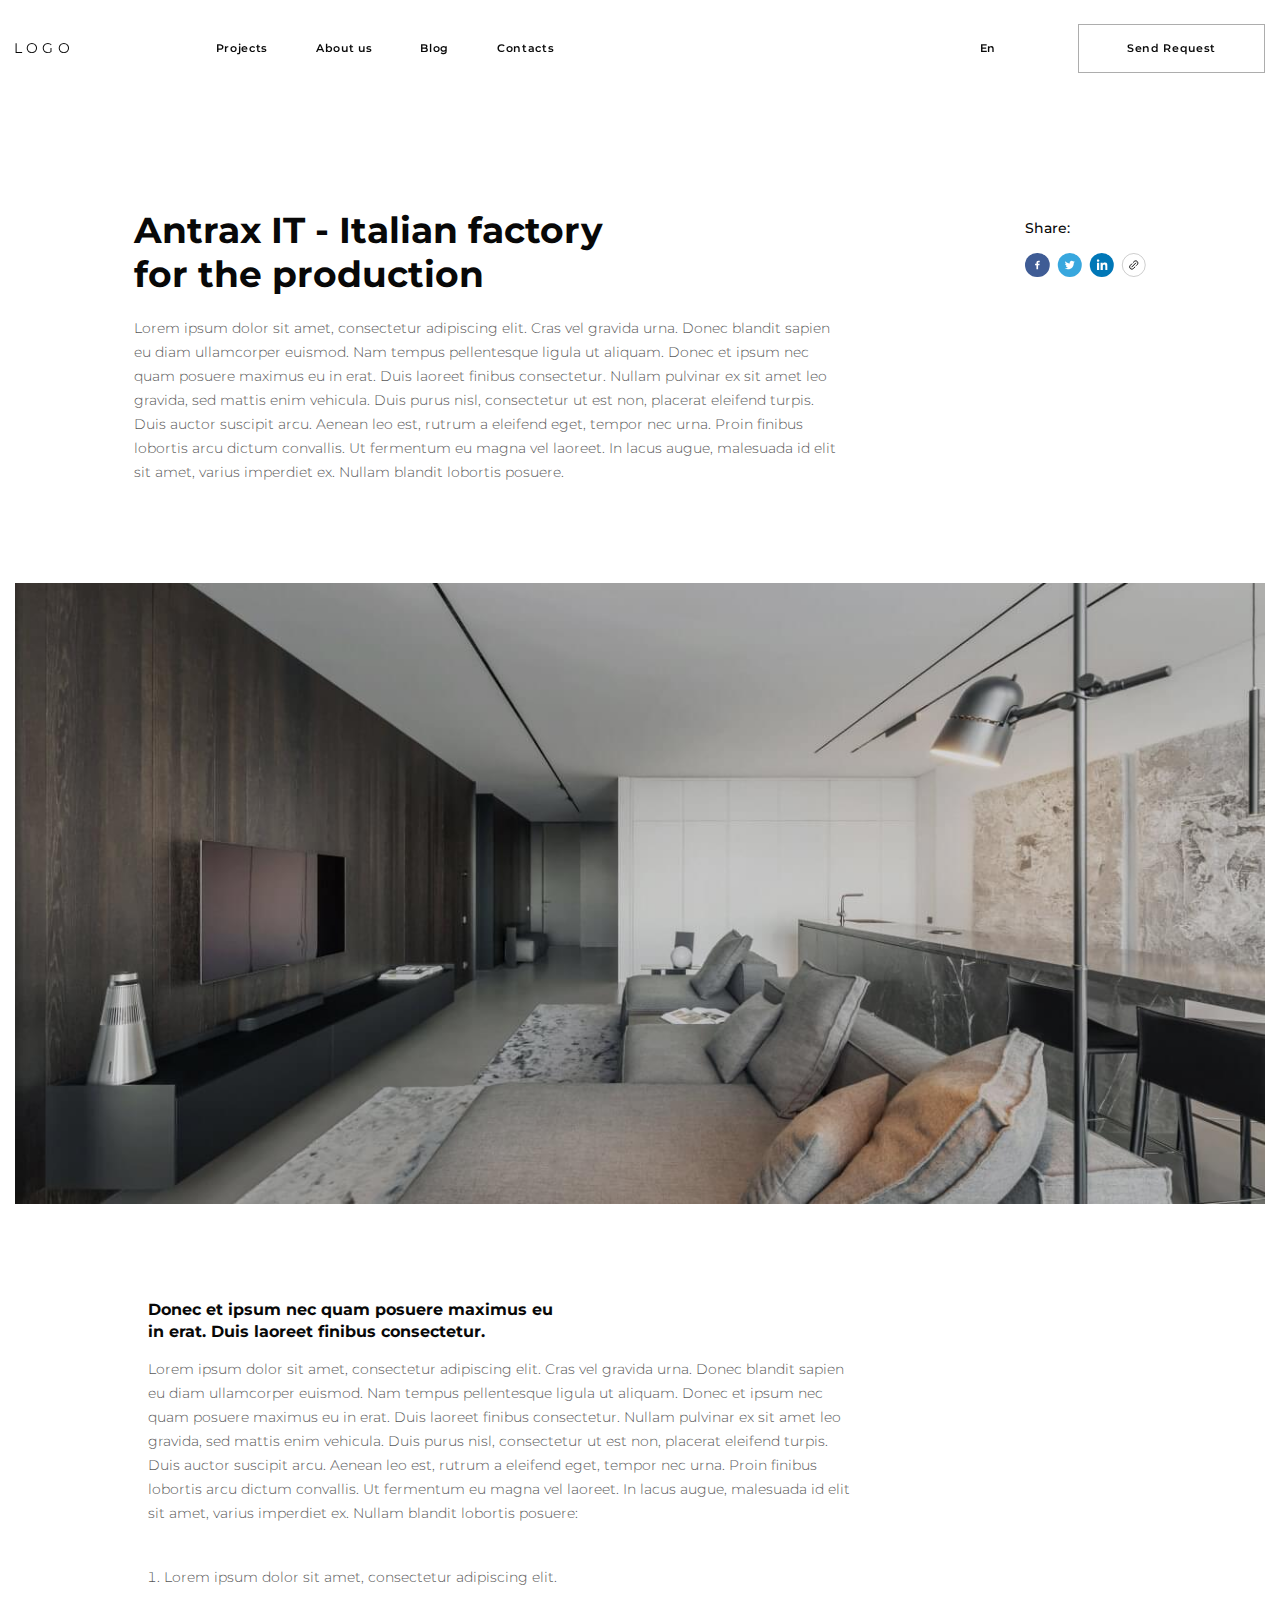
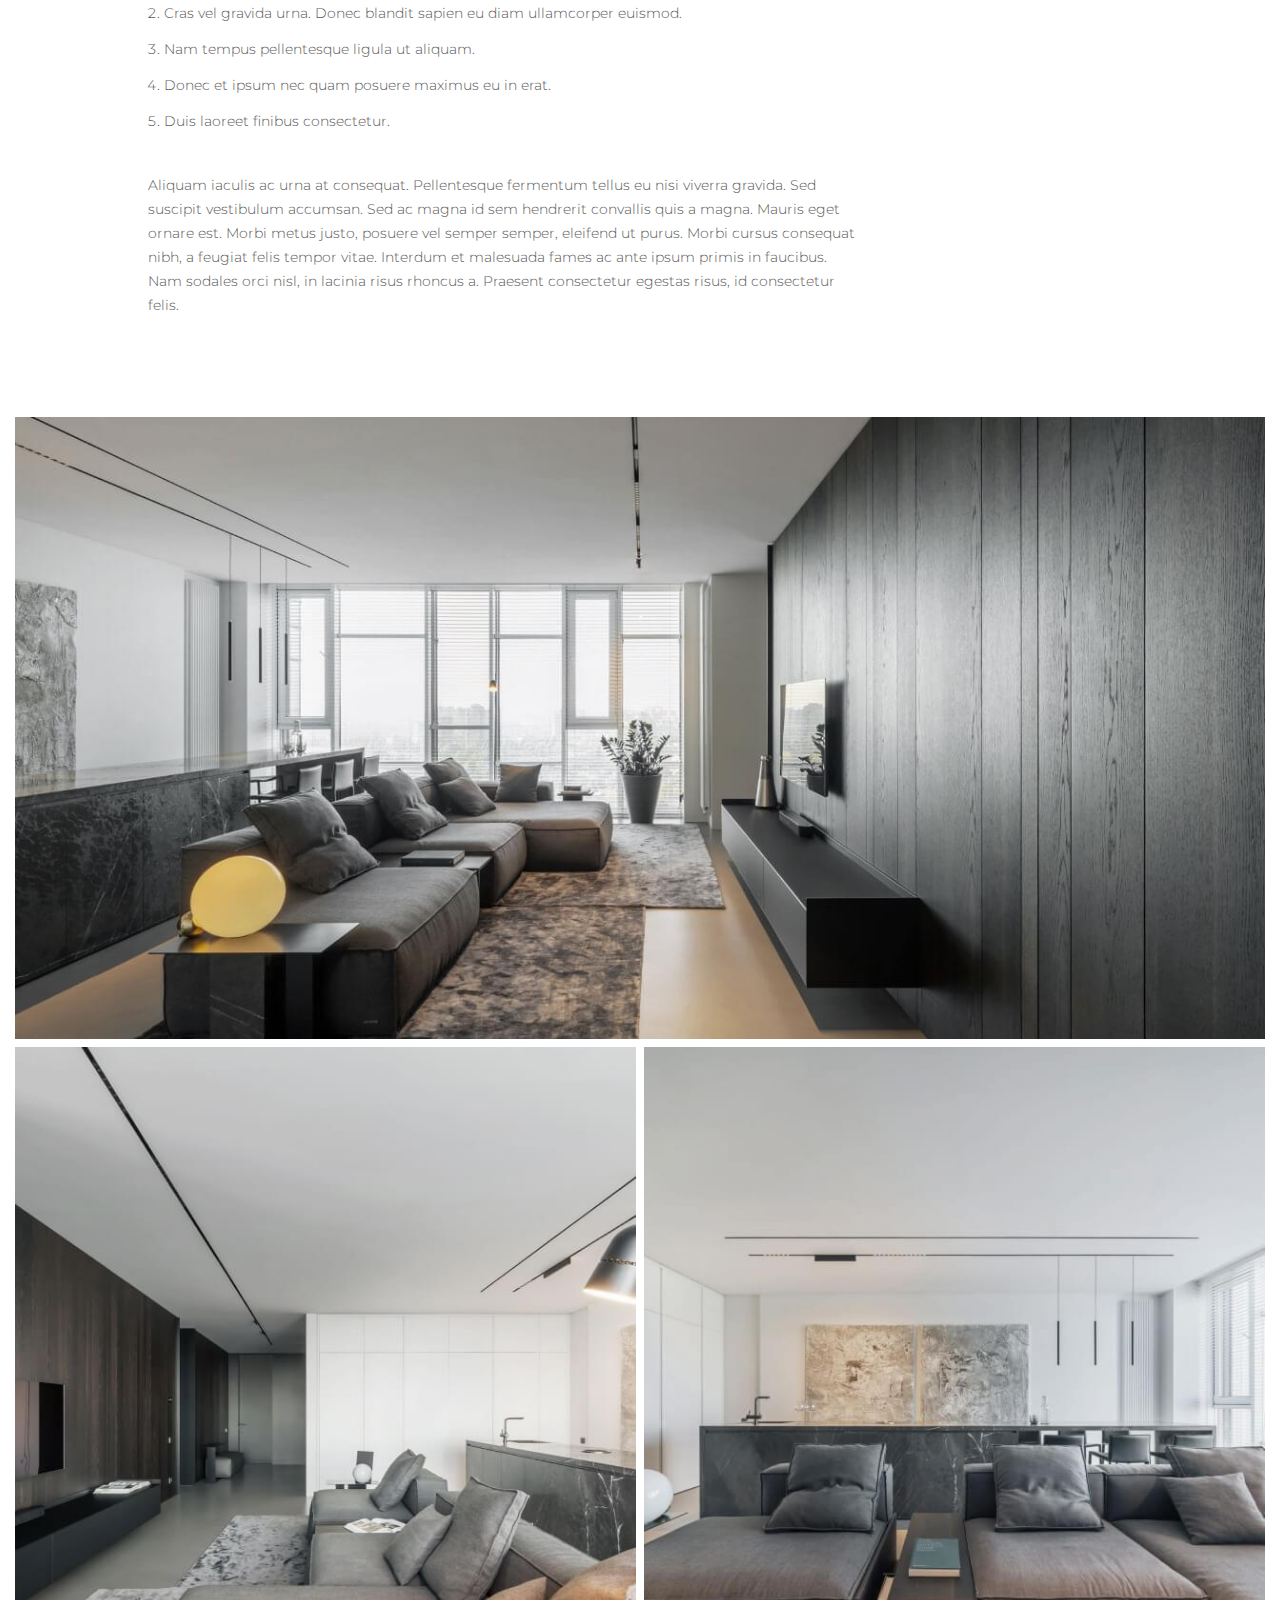
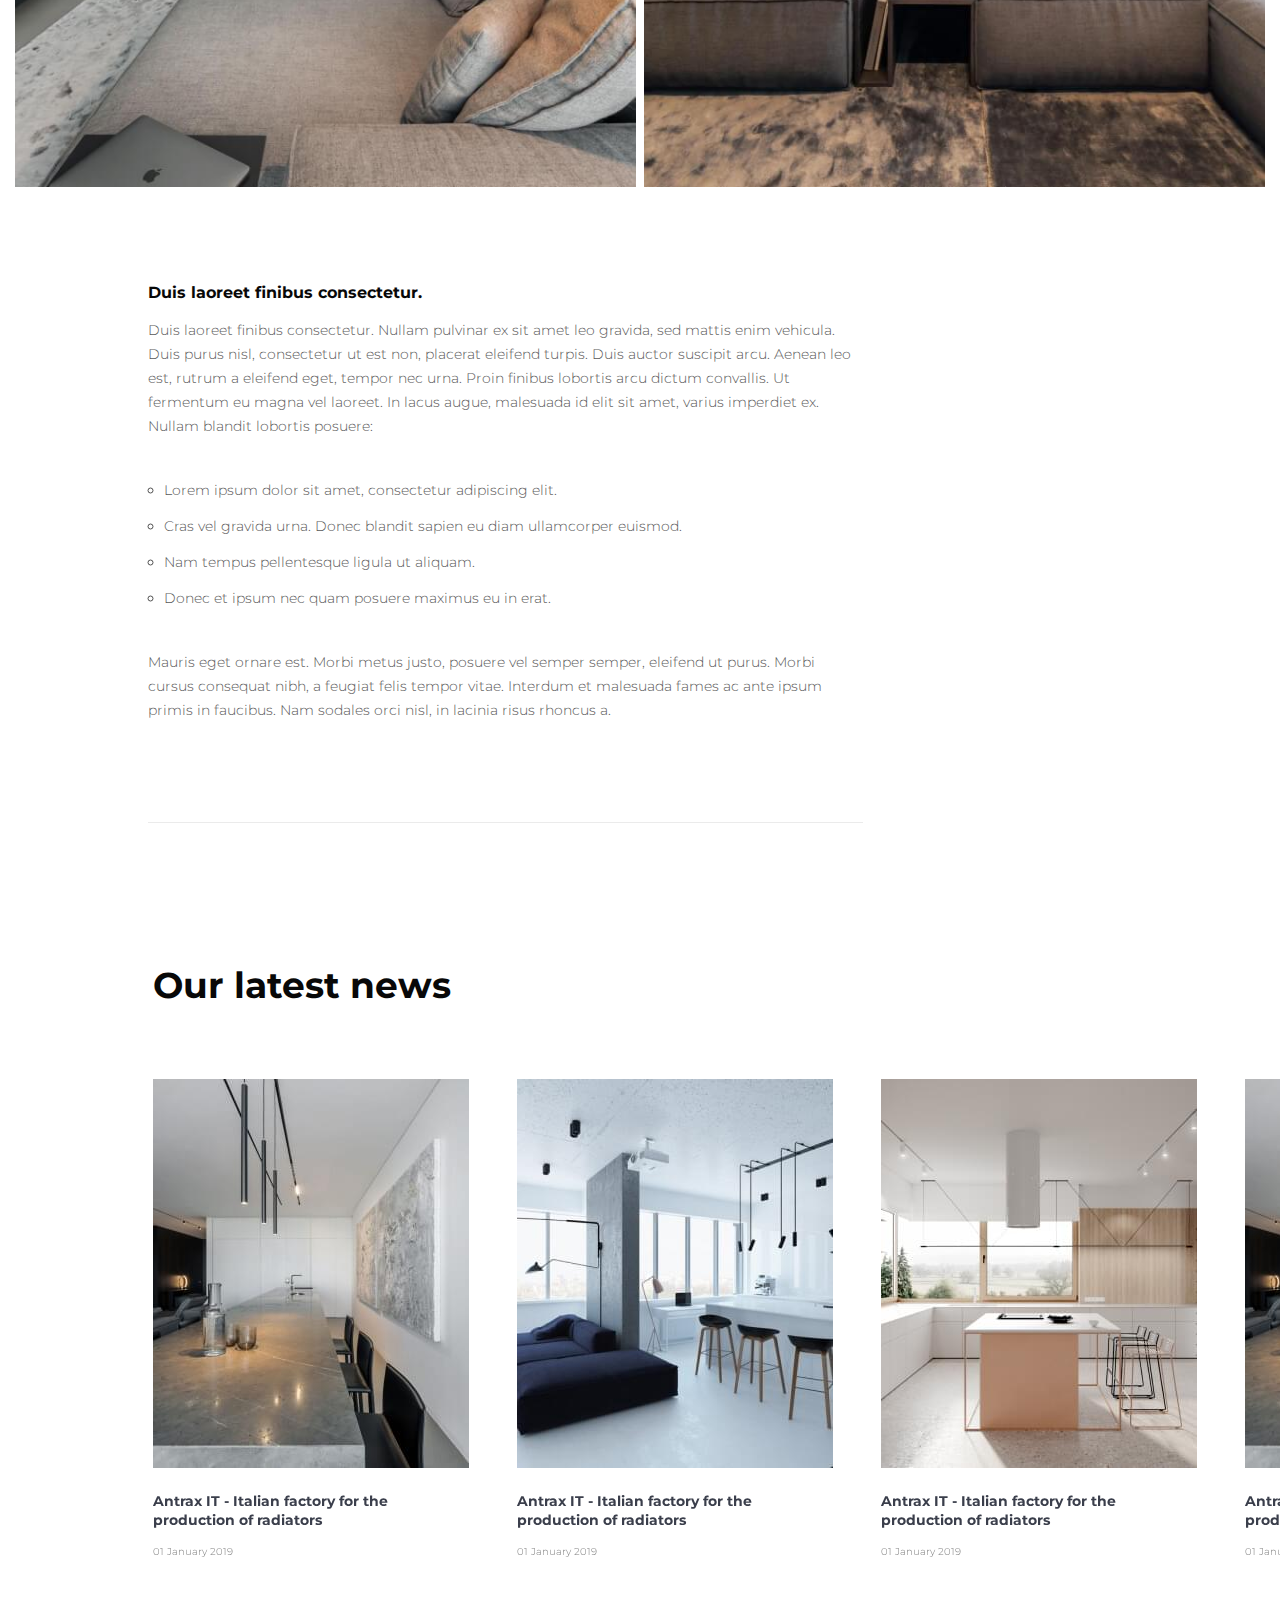
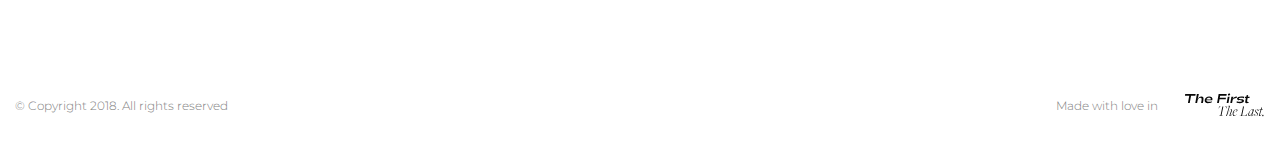
<file: one-news.html>
<!DOCTYPE html>
<html lang="en">

<head>
	<meta charset="UTF-8">
	<meta http-equiv="X-UA-Compatible" content="IE=edge">
	<meta name="viewport" content="width=device-width, initial-scale=1.0">
	<link rel="icon" href="img/main/space/1-bg.jpg" type="image/x-icon">
	<link rel="stylesheet" href="https://cdn.jsdelivr.net/npm/swiper@9/swiper-bundle.min.css?_v=20230503231259">
	<link rel="stylesheet" href="css/style.min.css?_v=20230503231259">
	<title>One news</title>
</head>

<body>
	<div class="wrapper">
		<header class="header black" id="header">
			<div class="container">
				<div class="header__wrapper">
					<a class="header__logo" href="#">Logo</a>
					<div class="header__body">
						<div class="header__menu menu">
							<div class="menu__icon"></div>
							<span class="menu__descr">Menu</span>
							<nav class="menu__body">
								<ul class="menu__list">
									<li><a data-goto=".page__section-1" class="menu__link" href="#">Home</a></li>
									<li><a data-goto=".page__section-2" class="menu__link" href="#">Projects</a></li>
									<li><a data-goto=".page__section-3" class="menu__link" href="#">About us</a></li>
									<li><a data-goto=".page__section-4" class="menu__link" href="#">Blog</a></li>
									<li><a data-goto=".page__section-5" class="menu__link" href="#">Contacts</a></li>
								</ul>
								<a href="#popup" class="header__button popup__button popup-link">Send Request</a>
								<div class="menu__contact contact-info">
									<div class="contact-info__social">
										<a class="contact-info__link" href="#">Fb</a>
										<a class="contact-info__link" href="#">In</a>
										<a class="contact-info__link" href="#">Be</a>
									</div>

									<div class="contact-info__city">
										<div class="contact-info__city-box">
											<img class="contact-info__city-location" src="img/main/space/location.svg"
												alt="Location">
											<span class="contact-info__city-current">Berlin</span>
										</div>
										<ul class="contact-info__city-list">
											<li class="contact-info__city-item" data-lang="Berlin">Berlin</li>
											<li class="contact-info__city-item" data-lang="Kyiv">Kyiv</li>
											<li class="contact-info__city-item" data-lang="Lviv">Lviv</li>
											<li class="contact-info__city-item" data-lang="Kharkiv">Kharkiv</li>
										</ul>
									</div>
									<div class="contact-info__communication">
										<a class="contact-info__item" href="tel:380983527547">+380983527547</a>
										<a class="contact-info__item" href="mailto:info@gmail.com">E: info@gmail.com</a>
									</div>
								</div>
							</nav>
						</div>
						<div class="header__block">
							<div class="header__language">
								<span class="header__language-current">En</span>
								<ul class="header__language-list">
									<li class="header__language-item" data-lang="En">En</li>
									<li class="header__language-item" data-lang="Ua">Ua</li>
								</ul>
							</div>
							<a href="#popup" class="header__button popup__button popup-link">Send Request</a>
						</div>
					</div>
				</div>

				<div id="popup" class="popup">
					<div class="popup__body">
						<a class="popup__close close-popup" href="#header">
							<span></span>
						</a>
						<div class="popup__content">
							<form class="popup__form" action="#">
								<div class="popup__wrapper">
									<h3 class="popup__title">Calculate the cost of work</h3>
									<div class="popup__items">
										<input class="popup__item" type="text" name="name" placeholder="Name" required>
										<input class="popup__item" type="text" name="last-name" placeholder="Last name" required>
										<input class="popup__item" type="tel" name="phone" placeholder="Phone" required>
										<input class="popup__item" type="text" name="city" placeholder="Your city" required>
										<input class="popup__item" type="email" name="email" placeholder="Email" required>
										<select class="popup__item" name="property" required>
											<option value="" selected disabled>Property type</option>
											<option value="private">Private</option>
											<option value="collective">Collective</option>
											<option value="state">State</option>
										</select>
										<textarea class="popup__item" name="comment" placeholder="Your comment"></textarea>
									</div>
								</div>
								<div class="popup__wrapper">
									<span class="popup__area">Area (m2)</span>
									<div class="popup__radio-block">
										<div class="popup__radio-box">
											<label for="1">to 50</label>
											<input type="radio" id="1" name="area" value="1">
										</div>
										<div class="popup__radio-box">
											<label for="2">50-150</label>
											<input type="radio" id="2" name="area" value="2" checked>
										</div>
										<div class="popup__radio-box">
											<label for="3">150-250</label>
											<input type="radio" id="3" name="area" value="3">
										</div>
										<div class="popup__radio-box">
											<label for="4">250-400</label>
											<input type="radio" id="4" name="area" value="4">
										</div>
										<div class="popup__radio-box">
											<label for="5">400-600</label>
											<input type="radio" id="5" name="area" value="5">
										</div>
										<div class="popup__radio-box">
											<label for="6">600-800</label>
											<input type="radio" id="6" name="area" value="6">
										</div>
										<div class="popup__radio-box">
											<label for="7">800-1000</label>
											<input type="radio" id="7" name="area" value="7">
										</div>
										<div class="popup__radio-box">
											<label for="8">1000+</label>
											<input type="radio" id="8" name="area" value="8">
										</div>
									</div>
									<div class="popup__holder">
										<div class="popup__file">
											<input class="popup__file-input" id="form-file" type="file" name="file">
											<div class="popup__file-text">
												<div class="popup__file-btn">+</div>
												<p class="popup__file-descr">
													Attach your file <br>
													<span>File size not more than 10 MB</span>
												</p>
											</div>
										</div>
										<button class="popup__submit popup__button" type="submit">Send Request</button>
									</div>
									<p class="popup__text">
										It is a long established fact that a reader will be distracted by the readable content of
										a page when looking at its layout. The point of using Lorem Ipsum is that it has a
										more-or-less normal distribution of letters, as opposed to using 'Content here, content
										here', making it look like readable English.
									</p>
								</div>
							</form>
						</div>
					</div>
				</div>
			</div>
		</header>

		<div class="preloader" id="preloader">
			<div class="preloader__loader">
				<span class="preloader__percents">
					<span class="hi">HI</span>
					<span id="percents">0%</span>
				</span>
			</div>
		</div>
		<main class="main">

			<section class="antrax">
				<div class="container">
					<div class="antrax__body">
						<div class="antrax__box">
							<h2 class="antrax__title h2-title">
								Antrax IT - Italian factory for the production
							</h2>
							<p class="antrax__text main-text">
								Lorem ipsum dolor sit amet, consectetur adipiscing elit. Cras vel gravida urna. Donec blandit
								sapien eu diam ullamcorper euismod. Nam tempus pellentesque ligula ut aliquam. Donec et ipsum
								nec quam posuere maximus eu in erat. Duis laoreet finibus consectetur. Nullam pulvinar ex sit
								amet leo gravida, sed mattis enim vehicula. Duis purus nisl, consectetur ut est non, placerat
								eleifend turpis. Duis auctor suscipit arcu. Aenean leo est, rutrum a eleifend eget, tempor nec
								urna. Proin finibus lobortis arcu dictum convallis. Ut fermentum eu magna vel laoreet. In lacus
								augue, malesuada id elit sit amet, varius imperdiet ex. Nullam blandit lobortis posuere.
							</p>
						</div>
						<div class="antrax__social">
							<span>Share:</span>
							<ul class="antrax__items">
								<li><a class="antrax__item" href="#">
										<img src="img/one-news/antrax/social-1.svg" alt="Social">
									</a></li>
								<li><a class="antrax__item" href="#">
										<img src="img/one-news/antrax/social-2.svg" alt="Social">
									</a></li>
								<li><a class="antrax__item" href="#">
										<img src="img/one-news/antrax/social-3.svg" alt="Social">
									</a></li>
								<li><a class="antrax__item" href="#">
										<img src="img/one-news/antrax/social-4.svg" alt="Social">
									</a></li>
							</ul>
						</div>
					</div>
					<img class="antrax__image" src="img/one-news/antrax/image.jpg" alt="Image">
				</div>
			</section>

			<section class="donec">
				<div class="container">
					<div class="donec__body">
						<h5 class="donec__title">
							Donec et ipsum nec quam posuere maximus eu in erat. Duis laoreet finibus consectetur.
						</h5>
						<p class="donec__text main-text">
							Lorem ipsum dolor sit amet, consectetur adipiscing elit. Cras vel gravida urna. Donec blandit
							sapien eu diam ullamcorper euismod. Nam tempus pellentesque ligula ut aliquam. Donec et ipsum nec
							quam posuere maximus eu in erat. Duis laoreet finibus consectetur. Nullam pulvinar ex sit amet leo
							gravida, sed mattis enim vehicula. Duis purus nisl, consectetur ut est non, placerat eleifend
							turpis. Duis auctor suscipit arcu. Aenean leo est, rutrum a eleifend eget, tempor nec urna. Proin
							finibus lobortis arcu dictum convallis. Ut fermentum eu magna vel laoreet. In lacus augue,
							malesuada id elit sit amet, varius imperdiet ex. Nullam blandit lobortis posuere:
						</p>
						<ol class="donec__items">
							<li class="donec__item main-text">Lorem ipsum dolor sit amet, consectetur adipiscing elit.</li>
							<li class="donec__item main-text">Cras vel gravida urna. Donec blandit sapien eu diam ullamcorper
								euismod.</li>
							<li class="donec__item main-text">Nam tempus pellentesque ligula ut aliquam.</li>
							<li class="donec__item main-text">Donec et ipsum nec quam posuere maximus eu in erat.</li>
							<li class="donec__item main-text">Duis laoreet finibus consectetur.</li>
						</ol>
						<p class="donec__text main-text">
							Aliquam iaculis ac urna at consequat. Pellentesque fermentum tellus eu nisi viverra gravida. Sed
							suscipit vestibulum accumsan. Sed ac magna id sem hendrerit convallis quis a magna. Mauris eget
							ornare est. Morbi metus justo, posuere vel semper semper, eleifend ut purus. Morbi cursus consequat
							nibh, a feugiat felis tempor vitae. Interdum et malesuada fames ac ante ipsum primis in faucibus.
							Nam sodales orci nisl, in lacinia risus rhoncus a. Praesent consectetur egestas risus, id
							consectetur felis.
						</p>
					</div>
					<div class="donec__gallery">
						<img class="donec__image" src="img/one-news/donec/img-1.jpg" alt="Image">
						<img class="donec__image" src="img/one-news/donec/img-2.jpg" alt="Image">
						<img class="donec__image" src="img/one-news/donec/img-3.jpg" alt="Image">
					</div>
				</div>
			</section>

			<section class="duis donec">
				<div class="container">
					<div class="donec__body">
						<h5 class="donec__title">
							Duis laoreet finibus consectetur.
						</h5>
						<p class="donec__text main-text">
							Duis laoreet finibus consectetur. Nullam pulvinar ex sit amet leo gravida, sed mattis enim
							vehicula. Duis purus nisl, consectetur ut est non, placerat eleifend turpis. Duis auctor suscipit
							arcu. Aenean leo est, rutrum a eleifend eget, tempor nec urna. Proin finibus lobortis arcu dictum
							convallis. Ut fermentum eu magna vel laoreet. In lacus augue, malesuada id elit sit amet, varius
							imperdiet ex. Nullam blandit lobortis posuere:
						</p>
						<ul class="donec__items">
							<li class="donec__item main-text">Lorem ipsum dolor sit amet, consectetur adipiscing elit.</li>
							<li class="donec__item main-text">Cras vel gravida urna. Donec blandit sapien eu diam ullamcorper
								euismod.</li>
							<li class="donec__item main-text">Nam tempus pellentesque ligula ut aliquam.</li>
							<li class="donec__item main-text">Donec et ipsum nec quam posuere maximus eu in erat.</li>
						</ul>
						<p class="donec__text main-text">
							Mauris eget ornare est. Morbi metus justo, posuere vel semper semper, eleifend ut purus. Morbi
							cursus consequat nibh, a feugiat felis tempor vitae. Interdum et malesuada fames ac ante ipsum
							primis in faucibus. Nam sodales orci nisl, in lacinia risus rhoncus a.
						</p>
						<div class="antrax__social">
							<span>Share:</span>
							<ul class="antrax__items">
								<li><a class="antrax__item" href="#">
										<img src="img/one-news/antrax/social-1.svg" alt="Social">
									</a></li>
								<li><a class="antrax__item" href="#">
										<img src="img/one-news/antrax/social-2.svg" alt="Social">
									</a></li>
								<li><a class="antrax__item" href="#">
										<img src="img/one-news/antrax/social-3.svg" alt="Social">
									</a></li>
								<li><a class="antrax__item" href="#">
										<img src="img/one-news/antrax/social-4.svg" alt="Social">
									</a></li>
							</ul>
						</div>
					</div>
				</div>
			</section>

			<section class="project-slider">
				<div class="container">
					<div class="project-slider__body">
						<h2 class="project-slider__title h2-title">Our latest news</h2>
						<div class="project-slider__swiper swiper">
							<div class="swiper-wrapper">
								<div class="swiper-slide">
									<img class="project-slider__img" src="img/one-news/project-slider/slide-1.jpg" alt="Slide">
									<h6 class="project-slider__slide-title">
										Antrax IT - Italian factory for the production of radiators
									</h6>
									<span class="project-slider__date">01 January 2019</span>
								</div>
								<div class="swiper-slide">
									<img class="project-slider__img" src="img/one-news/project-slider/slide-2.jpg" alt="Slide">
									<h6 class="project-slider__slide-title">
										Antrax IT - Italian factory for the production of radiators
									</h6>
									<span class="project-slider__date">01 January 2019</span>
								</div>
								<div class="swiper-slide">
									<img class="project-slider__img" src="img/one-news/project-slider/slide-3.jpg" alt="Slide">
									<h6 class="project-slider__slide-title">
										Antrax IT - Italian factory for the production of radiators
									</h6>
									<span class="project-slider__date">01 January 2019</span>
								</div>
								<div class="swiper-slide">
									<img class="project-slider__img" src="img/one-news/project-slider/slide-1.jpg" alt="Slide">
									<h6 class="project-slider__slide-title">
										Antrax IT - Italian factory for the production of radiators
									</h6>
									<span class="project-slider__date">01 January 2019</span>
								</div>
							</div>
						</div>
					</div>
				</div>
			</section>

		</main>
		<footer class="footer black">
			<div class="container">
				<div class="footer__body">
					<p class="footer__copyright">
						© Copyright 2018. All rights reserved
					</p>
					<div class="footer__box">
						<span class="footer__text">Made with love in</span>
						<svg class="footer__logo-txt" width="81" height="26" viewBox="0 0 81 26" fill="none"
							xmlns="http://www.w3.org/2000/svg">
							<path
								d="M34.9035 22.9414H38.9073L38.8921 22.8501L38.3136 22.8044C38.1157 22.8044 37.9635 22.7892 37.8417 22.7739C37.7199 22.7587 37.6438 22.7435 37.5829 22.7131C37.522 22.6978 37.4763 22.6826 37.4763 22.6674C37.4611 22.6522 37.4611 22.6217 37.4611 22.5913L39.3793 13.5637H40.7494C41.267 13.6245 41.6476 13.7616 41.8607 14.0051C42.0739 14.2487 42.2413 14.7511 42.3631 15.5123L42.3936 15.695H42.4544L42.6828 13.4266H35.1928L34.4925 15.695H34.5686L34.6904 15.4971C35.071 14.8729 35.4211 14.401 35.7256 14.0965C36.0301 13.792 36.4107 13.6245 36.8522 13.5637H38.405L36.5172 22.5456C36.4868 22.6674 36.228 22.7587 35.7256 22.7892L34.9492 22.8501L34.9035 22.9414ZM46.2668 23.1241C46.7387 23.1241 47.3477 22.3934 48.0936 20.9319L48.0023 20.8862L46.8605 22.6217L46.1298 22.5304L47.302 19.6074C47.8348 18.283 48.1088 17.5066 48.1088 17.2934C48.1088 17.0499 48.0023 16.8367 47.8044 16.6236C47.6065 16.4105 47.4238 16.3039 47.2411 16.3039C46.8757 16.3039 46.5408 16.4714 46.2211 16.8063C45.9166 17.1108 45.5056 17.6436 44.9728 18.42C44.4399 19.2116 43.968 19.988 43.5722 20.7644L43.4809 20.734C43.968 19.5465 44.6987 17.2325 45.7035 13.8225L45.9928 12.8481L43.7244 13.1069L43.694 13.1983L44.9119 13.244C45.0184 13.244 45.0489 13.3657 44.988 13.5941L44.6683 14.7206C44.4552 15.4818 44.1659 16.4257 43.831 17.5522C43.4809 18.694 43.1764 19.6531 42.9328 20.4143L42.0651 22.911L42.8262 22.9871L43.3743 21.5408C43.9985 20.2012 44.6531 19.0746 45.3229 18.1612C45.9928 17.2478 46.4647 16.7911 46.7235 16.7911C46.8909 16.7911 47.028 16.852 47.1497 16.9433C47.2715 17.0499 47.3324 17.1717 47.3324 17.3239C47.3324 17.4761 47.0584 18.2373 46.5408 19.6074C46.419 19.9424 46.2516 20.3534 46.0384 20.8558C45.8253 21.3581 45.6731 21.754 45.5665 22.0432C45.4447 22.3325 45.399 22.4999 45.399 22.5456C45.399 22.6522 45.5056 22.7739 45.7187 22.911C45.9319 23.0632 46.1145 23.1241 46.2668 23.1241ZM50.3353 23.1241C51.1574 23.1241 51.9794 22.4086 52.8015 20.9623L52.695 20.9167C52.3296 21.5256 51.9947 21.9519 51.6902 22.1954C51.3857 22.4543 51.0356 22.576 50.6702 22.576C50.2744 22.576 49.9699 22.4086 49.7568 22.0737C49.5437 21.7387 49.4371 21.2973 49.4371 20.7492C49.4371 20.2773 49.5132 19.7749 49.6807 19.2268C50.9747 19.0289 51.9338 18.7701 52.5579 18.4504C53.1669 18.146 53.4866 17.7349 53.4866 17.2478C53.4866 16.9737 53.3496 16.7454 53.0908 16.5627C52.8167 16.38 52.497 16.2887 52.1165 16.2887C51.5684 16.2887 51.0204 16.5323 50.4723 16.989C49.9243 17.4609 49.4828 18.0698 49.1478 18.8006C48.7977 19.5313 48.6302 20.2773 48.6302 21.0232C48.6302 21.617 48.7825 22.1193 49.087 22.5151C49.3914 22.9262 49.8025 23.1241 50.3353 23.1241ZM49.772 19.0746L49.7416 19.0594C50.046 18.1612 50.4266 17.4761 50.9138 16.989C51.3096 16.6236 51.6445 16.4257 51.949 16.4257C52.1774 16.4257 52.36 16.5018 52.497 16.654C52.6188 16.8063 52.695 16.989 52.695 17.2021C52.695 17.7197 52.4818 18.1155 52.0708 18.3895C51.6597 18.6636 50.8986 18.8919 49.772 19.0746ZM55.7542 22.9414H62.4221L63.4117 20.3077L63.3051 20.2925L63.1985 20.4904C62.7571 21.2516 62.3308 21.8301 61.935 22.2107C61.5239 22.5913 60.9911 22.7892 60.3365 22.7892L58.0682 22.7283L59.9559 13.8225C59.9711 13.7007 60.2299 13.6245 60.7475 13.5789L61.661 13.518L61.7219 13.4266H57.7789L57.7942 13.518L58.1595 13.5637C58.5858 13.6245 58.8294 13.655 58.9055 13.6702C58.9816 13.7007 59.012 13.7311 59.012 13.7768L57.1548 22.5304C57.1243 22.6522 56.8655 22.7283 56.3631 22.7892L55.7999 22.8501L55.7542 22.9414ZM67.9079 23.1393C68.5016 23.1393 69.1714 22.4086 69.9022 20.9319L69.8108 20.8862L68.6995 22.6217L68.0144 22.5456L68.9279 19.6379L70.0696 16.3344L69.3085 16.2735L68.867 17.7349H68.8517C68.8517 16.8215 68.5625 16.3648 67.984 16.3648C67.5577 16.3648 67.1467 16.5779 66.7204 17.0042C66.0963 17.6284 65.5178 18.3895 65.0002 19.2877C64.4826 20.1859 64.2238 21.008 64.2238 21.754C64.2238 22.165 64.3303 22.4999 64.5739 22.7435C64.8023 22.9871 65.0915 23.1089 65.4264 23.1089C65.7918 23.1089 66.1572 22.8957 66.5378 22.439C66.9183 21.9975 67.4207 21.2364 68.0449 20.1707H68.0753C67.6491 21.2364 67.4512 21.891 67.4512 22.1346C67.4512 22.3934 67.4816 22.6217 67.573 22.8348C67.6643 23.048 67.7709 23.1393 67.9079 23.1393ZM65.8375 22.4847C65.6243 22.4847 65.4264 22.4086 65.2742 22.2259C65.122 22.0432 65.0458 21.7844 65.0458 21.419C65.0458 20.7644 65.2133 20.0032 65.5787 19.1355C65.9288 18.2678 66.3094 17.6284 66.7357 17.2021C67.0097 16.9281 67.2837 16.7911 67.5577 16.7911C67.8774 16.7911 68.1362 16.9433 68.3494 17.2173C68.5473 17.5066 68.6538 17.7958 68.6538 18.0851C68.6538 18.4504 68.532 18.8767 68.2885 19.3639C67.2533 21.4495 66.4312 22.4847 65.8375 22.4847ZM72.0525 23.1241C72.5397 23.1241 73.0116 22.9566 73.4379 22.5913C73.8641 22.2259 74.062 21.7996 74.062 21.2973C74.062 21.0385 73.9707 20.7644 73.8185 20.4752C73.6662 20.2012 73.3161 19.7901 72.768 19.2573C72.1286 18.6483 71.7937 18.1307 71.7937 17.7349C71.7785 17.3696 71.8851 17.0651 72.1286 16.8063C72.357 16.5475 72.6767 16.4105 73.0725 16.4105C73.4683 16.4105 73.8185 16.6084 74.1077 16.989C73.7728 17.0955 73.6053 17.2934 73.6053 17.5827C73.6053 17.7349 73.6358 17.8567 73.7271 17.9481C73.8185 18.0394 73.925 18.0851 74.0773 18.0851C74.2143 18.0851 74.3361 18.0394 74.4426 17.9176C74.5492 17.811 74.5949 17.6588 74.5949 17.4761C74.5796 17.1108 74.4426 16.8215 74.1838 16.6084C73.9098 16.3952 73.5444 16.2887 73.0725 16.2887C72.6158 16.2887 72.1743 16.4714 71.7785 16.8215C71.3674 17.1869 71.1695 17.5979 71.1848 18.0698C71.1848 18.3134 71.2457 18.5418 71.3674 18.7701C71.4892 19.0137 71.611 19.1964 71.7328 19.3334C71.8546 19.4856 72.0677 19.6835 72.3418 19.9576C72.3418 19.9728 72.4027 20.0337 72.5244 20.1555C72.6462 20.2773 72.7071 20.3534 72.7376 20.3838C72.768 20.4143 72.8289 20.4904 72.9203 20.597C73.0116 20.7035 73.0877 20.7797 73.1182 20.8405C73.1486 20.9014 73.1943 20.9928 73.2552 21.0841C73.3161 21.1755 73.3465 21.2668 73.377 21.3581C73.3922 21.4495 73.4074 21.5408 73.4074 21.6322C73.4074 21.9823 73.3008 22.302 73.0725 22.5913C72.8441 22.8805 72.5092 23.0175 72.0525 23.0175C71.5349 23.0175 71.0782 22.7892 70.6824 22.3172C70.8194 22.2716 70.9412 22.1954 71.0478 22.0737C71.1391 21.9671 71.2 21.8453 71.2 21.7083C71.2 21.5713 71.1543 21.4495 71.063 21.3581C70.9716 21.2668 70.8498 21.2059 70.7128 21.2059C70.5758 21.2059 70.454 21.2668 70.3627 21.3886C70.2561 21.5104 70.2105 21.6626 70.2105 21.8453C70.2105 22.2411 70.3779 22.5456 70.7433 22.7739C71.0934 23.0175 71.5349 23.1241 72.0525 23.1241ZM75.8162 23.1241C76.2881 23.1241 76.8819 22.3934 77.6126 20.9319L77.5212 20.8862L76.4251 22.6217L75.6183 22.5304L77.3081 16.9433H78.6478L78.7696 16.5323L77.4451 16.517L78.0845 14.4466H77.3386L76.6992 16.517L75.6183 16.5323L75.4813 16.9281L76.5622 16.9433L74.8876 22.4999C74.8419 22.6217 74.9485 22.7435 75.192 22.8957C75.4356 23.048 75.6487 23.1241 75.8162 23.1241ZM78.8804 23.1545C79.0631 23.1545 79.2153 23.0936 79.3371 22.9566C79.4589 22.8196 79.535 22.6522 79.535 22.4695C79.535 22.302 79.4741 22.1498 79.3524 22.0128C79.2306 21.891 79.0783 21.8149 78.8956 21.8149C78.6977 21.8149 78.5303 21.891 78.3933 22.0128C78.2563 22.1498 78.1954 22.302 78.1954 22.4695C78.1954 22.6522 78.2563 22.8196 78.3933 22.9566C78.5151 23.0936 78.6825 23.1545 78.8804 23.1545Z" />
							<path
								d="M3.94546 10H5.74692L7.05361 2.62923H11.367L11.6461 1.11955H1.2052L0.926104 2.62923H5.25215L3.94546 10ZM11.2997 10H13.1011L13.4183 8.22391V8.24928C13.7862 6.16872 14.8899 4.81128 16.26 4.81128C17.4906 4.81128 17.8712 5.54709 17.5414 7.46273L17.0847 10H18.8861L19.3809 7.24706C19.863 4.48143 19.1906 3.47921 17.4018 3.45384C15.4862 3.45384 14.3571 4.58293 13.7862 6.27021H13.6847L14.8519 1.11955H12.8728L11.2997 10ZM23.9499 10.203C25.5483 10.203 26.2968 10.0507 27.6035 9.58135L27.8573 8.13511C27.0834 8.43958 26.373 8.83286 24.8252 8.83286C23.1506 8.83286 22.3894 8.41421 22.3641 7.37392H28.2632L28.4535 6.33364C28.7326 4.6083 27.4132 3.45384 25.1424 3.45384C22.8461 3.45384 21.0827 4.79859 20.7275 6.82841C20.3723 8.85823 21.6536 10.203 23.9499 10.203ZM22.4782 6.49857C22.8081 5.29336 23.5693 4.83665 24.9013 4.83665C26.2715 4.83665 26.8804 5.2553 26.7282 6.39707L22.4782 6.49857ZM33.0616 10H34.8631L35.5355 6.19409H41.7137L41.9548 4.78591H35.7765L36.1571 2.62923H42.4495L42.716 1.11955H34.6347L33.0616 10ZM44.8528 2.5658C45.5506 2.5658 46.0326 2.23595 46.1595 1.5382C46.2737 0.853137 45.8931 0.523292 45.208 0.523292C44.5356 0.523292 44.0409 0.853137 43.9267 1.5382C43.7998 2.23595 44.1677 2.5658 44.8528 2.5658ZM42.6581 10H44.4595L45.5759 3.65682H43.7745L42.6581 10ZM46.2913 10H48.0928L48.4861 7.75452C48.8793 5.78813 50.0972 4.96352 52.7106 4.96352L52.9643 3.45384C50.592 3.45384 49.4883 4.18965 48.7905 6.27021H48.6637L49.3868 3.65682H47.4077L46.2913 10ZM55.8855 10.203C58.1183 10.203 59.7294 9.58135 59.9832 8.10973C60.4653 5.34411 54.5788 6.76498 54.8071 5.5344C54.8833 5.09038 55.5683 4.87471 57.0653 4.87471C58.0168 4.87471 59.1205 5.01426 59.9832 5.20456L60.2369 3.80906C59.1712 3.59339 57.8899 3.45384 57.1287 3.45384C54.8959 3.45384 53.2721 4.1389 53.0184 5.55978C52.5363 8.31271 58.4481 6.75229 58.2198 8.10973C58.1183 8.64256 57.4078 8.80748 55.8474 8.80748C54.731 8.80748 53.8176 8.66793 52.8281 8.26197L52.5743 9.70821C53.5766 10.0127 54.9086 10.203 55.8855 10.203ZM62.8355 10.1269C63.5206 10.1269 64.0407 10.0507 64.5989 9.87314L64.7638 8.92166C62.9116 9.02315 62.9497 8.84554 63.2161 7.33587L63.6348 4.96352H65.4616L65.7026 3.65682H63.8631L64.1803 1.88073L62.5945 2.13446L62.3154 3.65682H61.1609L60.9199 4.96352H61.8333L61.3512 7.71646C61.0341 9.5306 61.1863 10.1269 62.8355 10.1269Z" />
						</svg>
					</div>
				</div>
			</div>
		</footer>
	</div>
	<script src="https://cdn.jsdelivr.net/npm/swiper@9/swiper-bundle.min.js?_v=20230503231259"></script>
	<script src="js/app.min.js?_v=20230503231259"></script>
</body>

</html>
</file>
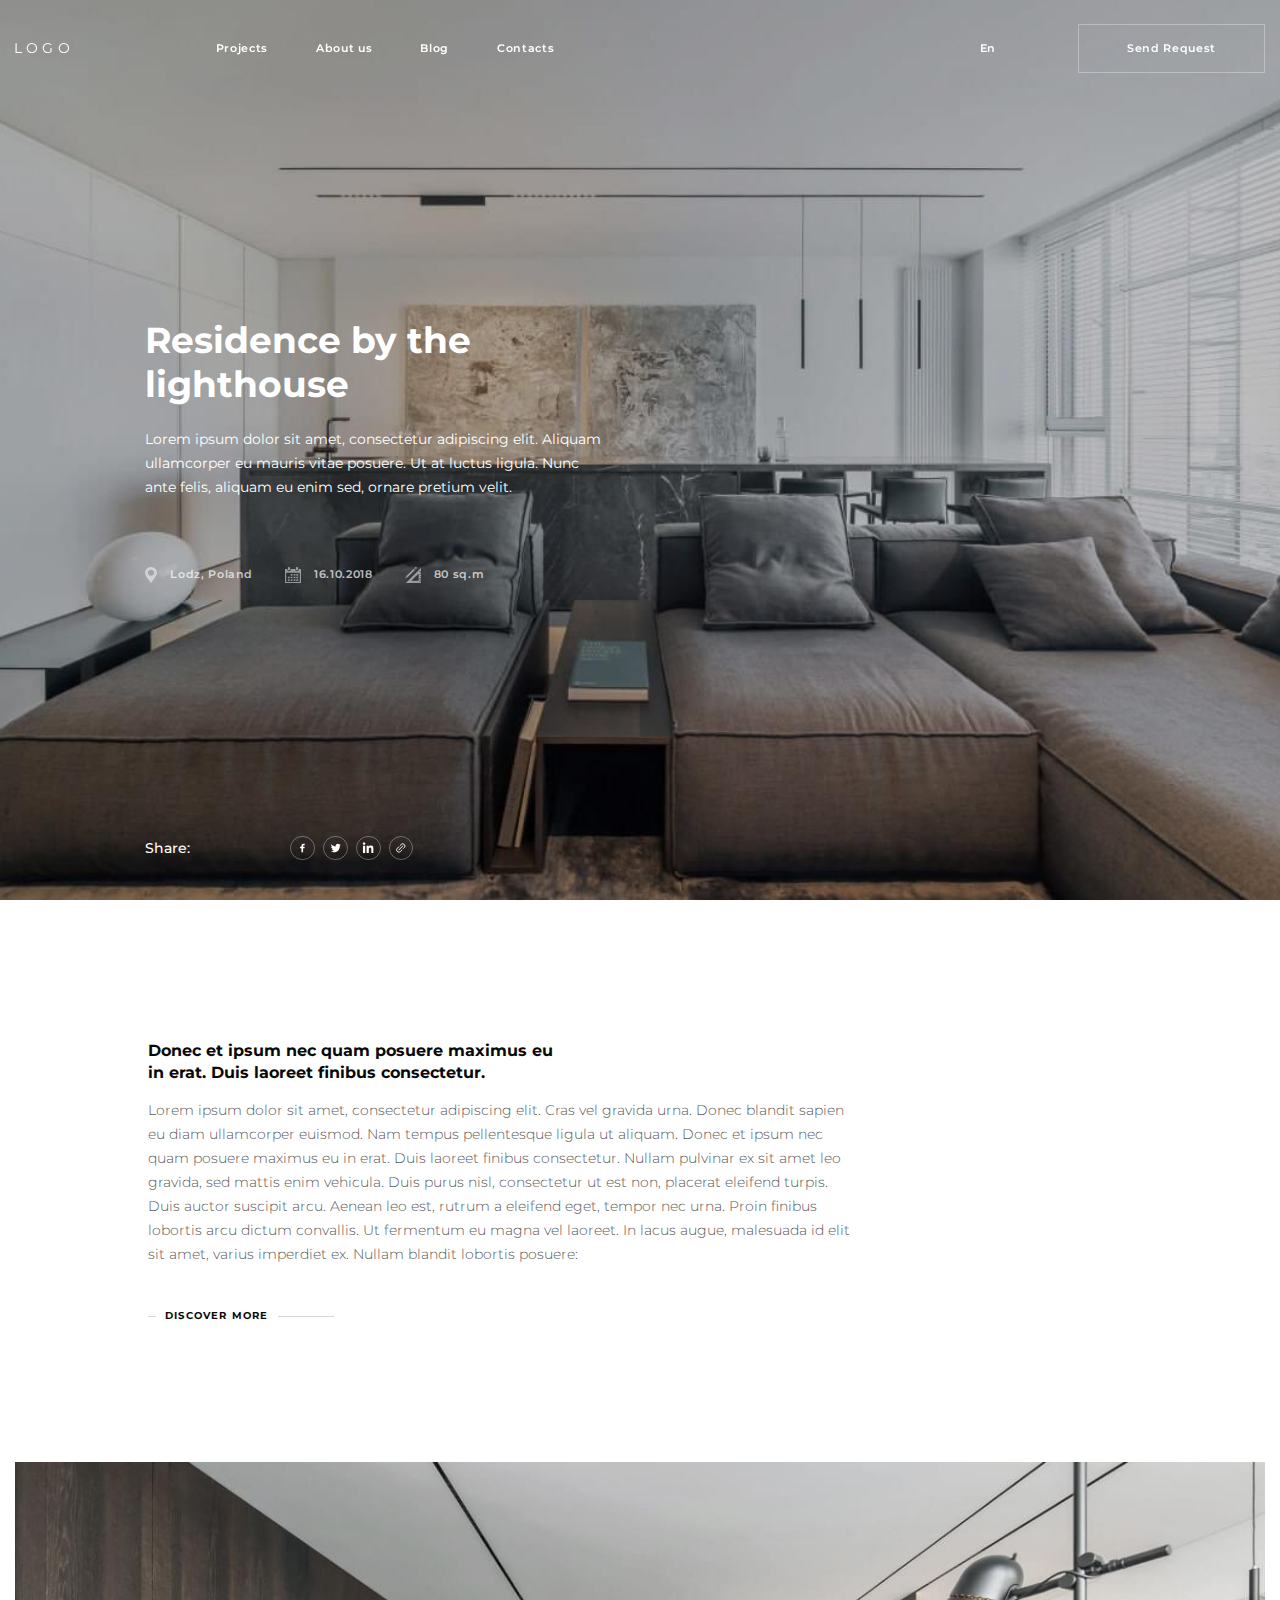
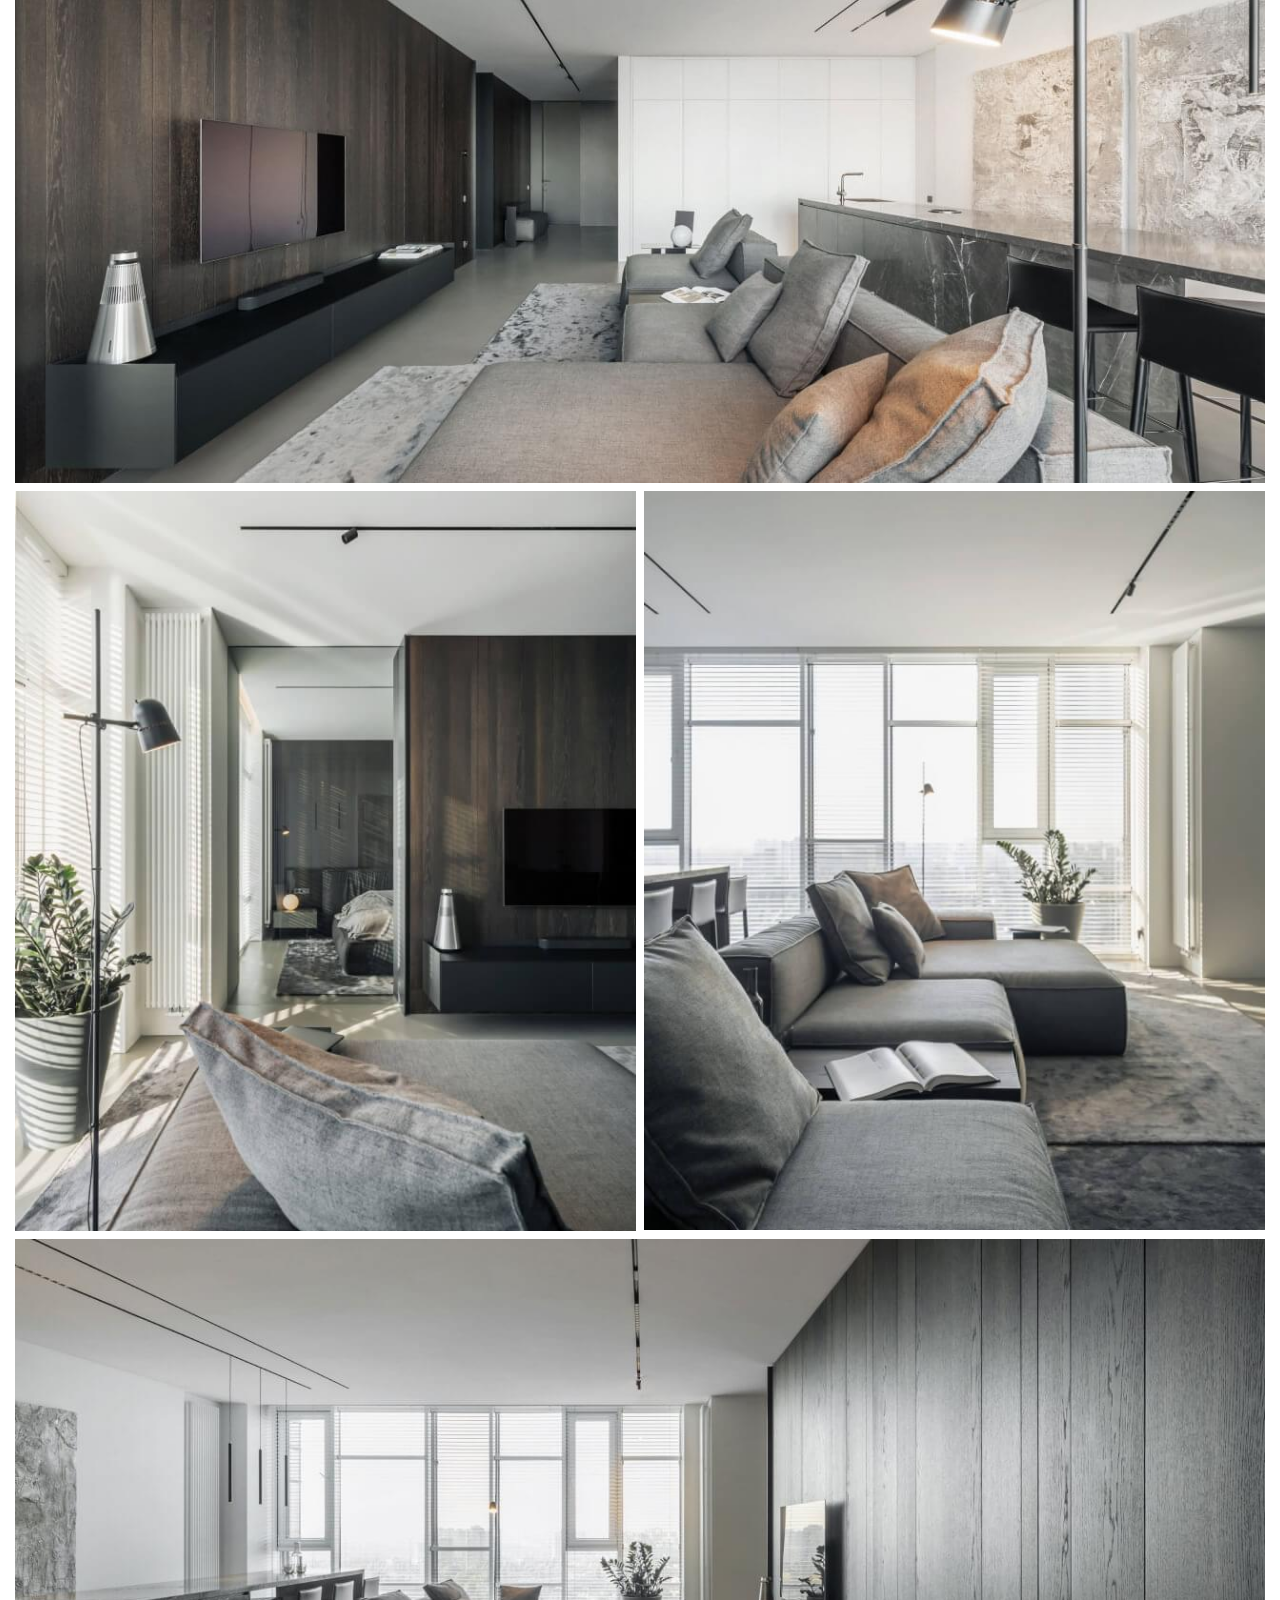
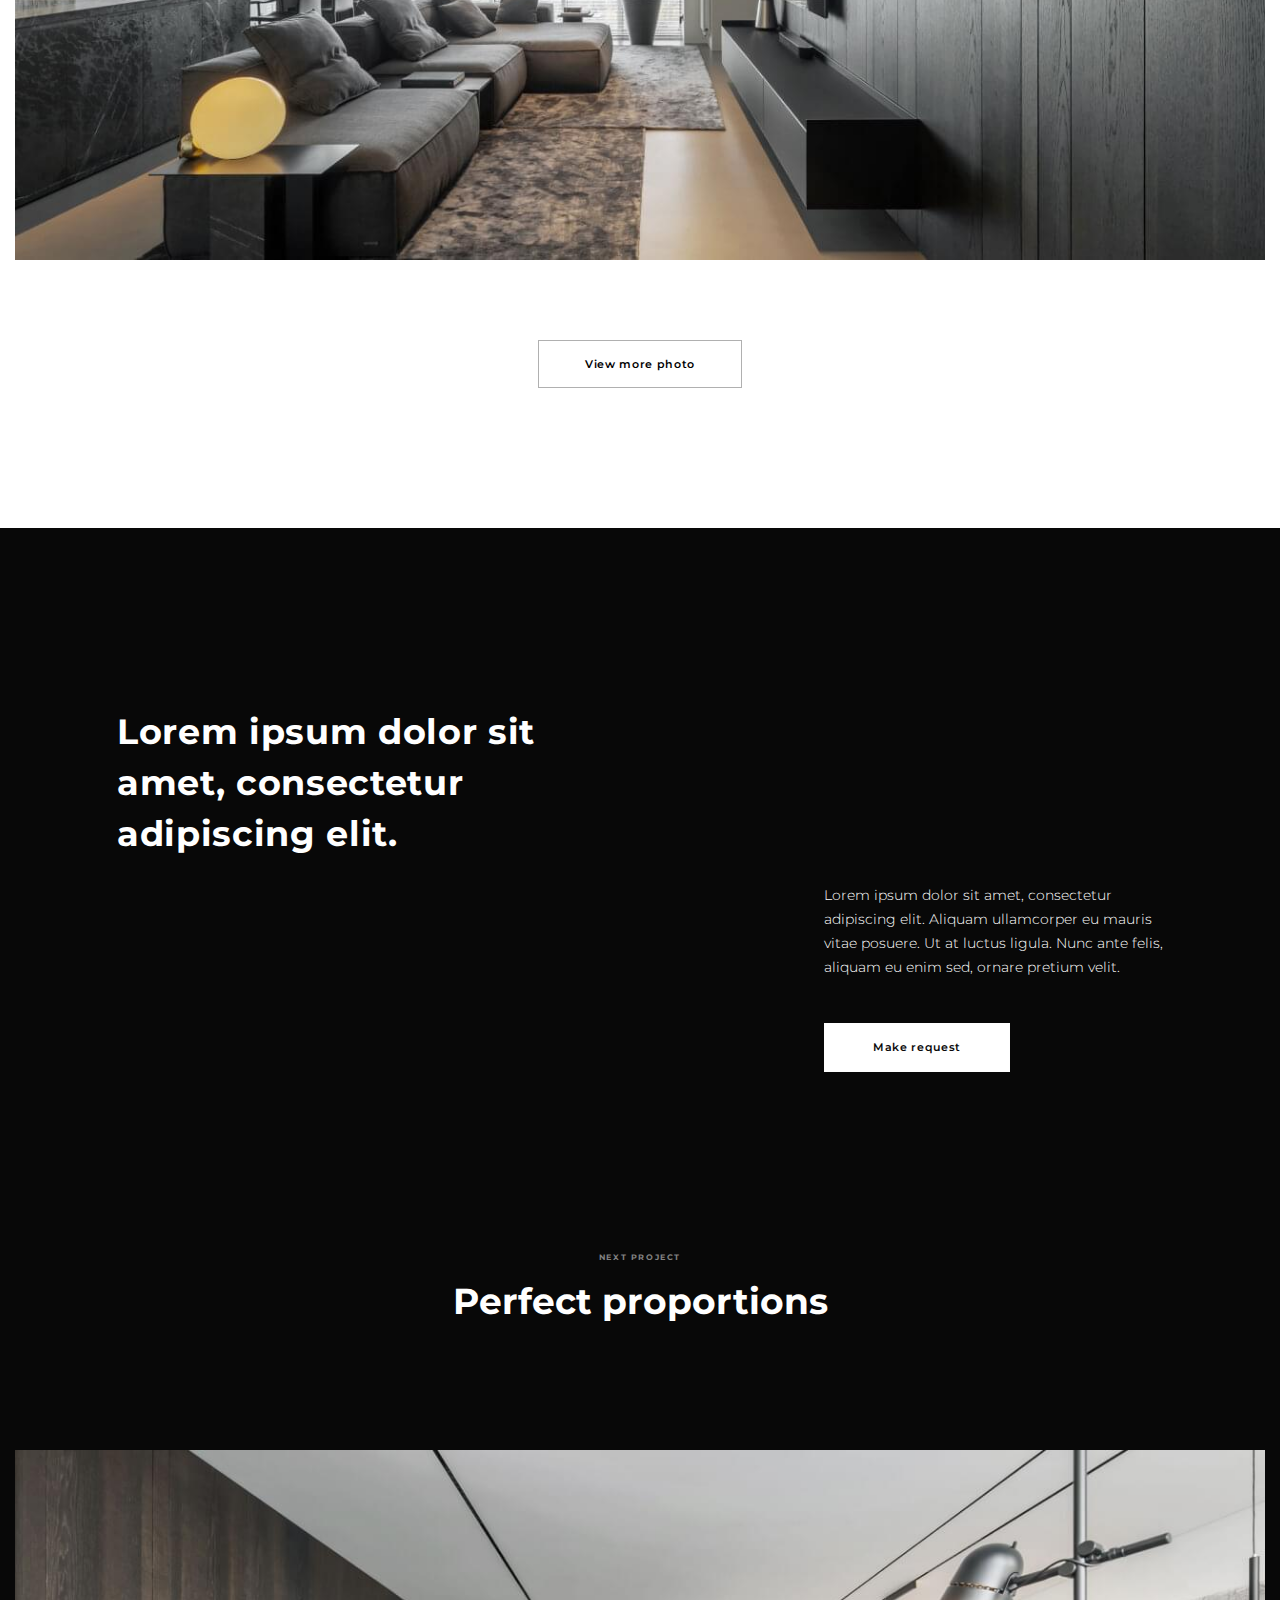
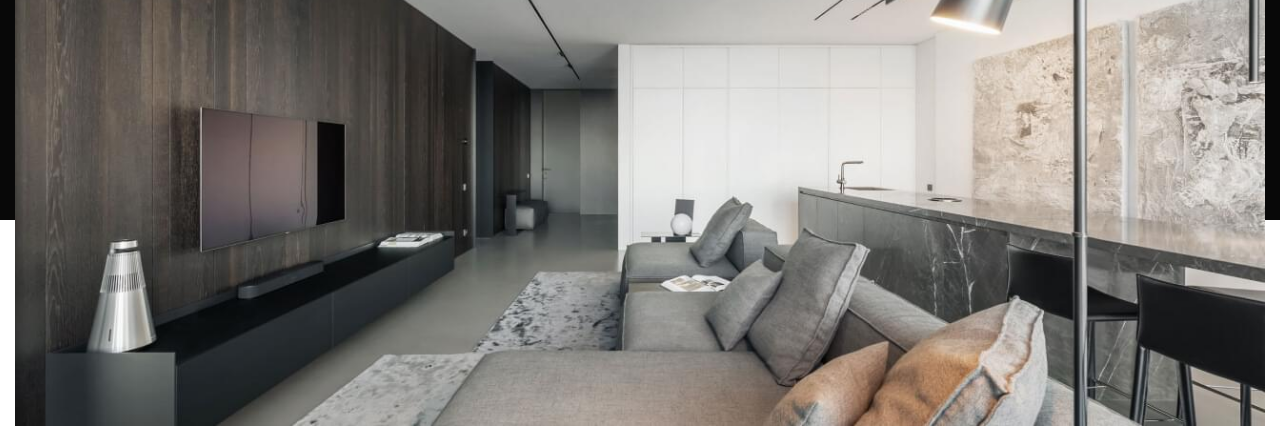
<file: one-project.html>
<!DOCTYPE html>
<html lang="en">

<head>
   <meta charset="UTF-8">
   <meta http-equiv="X-UA-Compatible" content="IE=edge">
   <meta name="viewport" content="width=device-width, initial-scale=1.0">
   <link rel="icon" href="img/main/space/1-bg.jpg" type="image/x-icon">
   <link rel="stylesheet" href="css/style.min.css?_v=20230503231259">
   <title>One project</title>
</head>

<body>
   <div class="wrapper">
      <header class="header" id="header">
         <div class="container">
            <div class="header__wrapper">
               <a class="header__logo" href="#">Logo</a>
               <div class="header__body">
                  <div class="header__menu menu">
                     <div class="menu__icon"></div>
                     <span class="menu__descr">Menu</span>
                     <nav class="menu__body">
                        <ul class="menu__list">
                           <li><a data-goto=".page__section-1" class="menu__link" href="#">Home</a></li>
                           <li><a data-goto=".page__section-2" class="menu__link" href="#">Projects</a></li>
                           <li><a data-goto=".page__section-3" class="menu__link" href="#">About us</a></li>
                           <li><a data-goto=".page__section-4" class="menu__link" href="#">Blog</a></li>
                           <li><a data-goto=".page__section-5" class="menu__link" href="#">Contacts</a></li>
                        </ul>
                        <a href="#popup" class="header__button popup__button popup-link">Send Request</a>
                        <div class="menu__contact contact-info">
                           <div class="contact-info__social">
                              <a class="contact-info__link" href="#">Fb</a>
                              <a class="contact-info__link" href="#">In</a>
                              <a class="contact-info__link" href="#">Be</a>
                           </div>

                           <div class="contact-info__city">
                              <div class="contact-info__city-box">
                                 <img class="contact-info__city-location" src="img/main/space/location.svg"
                                    alt="Location">
                                 <span class="contact-info__city-current">Berlin</span>
                              </div>
                              <ul class="contact-info__city-list">
                                 <li class="contact-info__city-item" data-lang="Berlin">Berlin</li>
                                 <li class="contact-info__city-item" data-lang="Kyiv">Kyiv</li>
                                 <li class="contact-info__city-item" data-lang="Lviv">Lviv</li>
                                 <li class="contact-info__city-item" data-lang="Kharkiv">Kharkiv</li>
                              </ul>
                           </div>
                           <div class="contact-info__communication">
                              <a class="contact-info__item" href="tel:380983527547">+380983527547</a>
                              <a class="contact-info__item" href="mailto:info@gmail.com">E: info@gmail.com</a>
                           </div>
                        </div>
                     </nav>
                  </div>
                  <div class="header__block">
                     <div class="header__language">
                        <span class="header__language-current">En</span>
                        <ul class="header__language-list">
                           <li class="header__language-item" data-lang="En">En</li>
                           <li class="header__language-item" data-lang="Ua">Ua</li>
                        </ul>
                     </div>
                     <a href="#popup" class="header__button popup__button popup-link">Send Request</a>
                  </div>
               </div>
            </div>

            <div id="popup" class="popup">
               <div class="popup__body">
                  <a class="popup__close close-popup" href="#header">
                     <span></span>
                  </a>
                  <div class="popup__content">
                     <form class="popup__form" action="#">
                        <div class="popup__wrapper">
                           <h3 class="popup__title">Calculate the cost of work</h3>
                           <div class="popup__items">
                              <input class="popup__item" type="text" name="name" placeholder="Name" required>
                              <input class="popup__item" type="text" name="last-name" placeholder="Last name" required>
                              <input class="popup__item" type="tel" name="phone" placeholder="Phone" required>
                              <input class="popup__item" type="text" name="city" placeholder="Your city" required>
                              <input class="popup__item" type="email" name="email" placeholder="Email" required>
                              <select class="popup__item" name="property" required>
                                 <option value="" selected disabled>Property type</option>
                                 <option value="private">Private</option>
                                 <option value="collective">Collective</option>
                                 <option value="state">State</option>
                              </select>
                              <textarea class="popup__item" name="comment" placeholder="Your comment"></textarea>
                           </div>
                        </div>
                        <div class="popup__wrapper">
                           <span class="popup__area">Area (m2)</span>
                           <div class="popup__radio-block">
                              <div class="popup__radio-box">
                                 <label for="1">to 50</label>
                                 <input type="radio" id="1" name="area" value="1">
                              </div>
                              <div class="popup__radio-box">
                                 <label for="2">50-150</label>
                                 <input type="radio" id="2" name="area" value="2" checked>
                              </div>
                              <div class="popup__radio-box">
                                 <label for="3">150-250</label>
                                 <input type="radio" id="3" name="area" value="3">
                              </div>
                              <div class="popup__radio-box">
                                 <label for="4">250-400</label>
                                 <input type="radio" id="4" name="area" value="4">
                              </div>
                              <div class="popup__radio-box">
                                 <label for="5">400-600</label>
                                 <input type="radio" id="5" name="area" value="5">
                              </div>
                              <div class="popup__radio-box">
                                 <label for="6">600-800</label>
                                 <input type="radio" id="6" name="area" value="6">
                              </div>
                              <div class="popup__radio-box">
                                 <label for="7">800-1000</label>
                                 <input type="radio" id="7" name="area" value="7">
                              </div>
                              <div class="popup__radio-box">
                                 <label for="8">1000+</label>
                                 <input type="radio" id="8" name="area" value="8">
                              </div>
                           </div>
                           <div class="popup__holder">
                              <div class="popup__file">
                                 <input class="popup__file-input" id="form-file" type="file" name="file">
                                 <div class="popup__file-text">
                                    <div class="popup__file-btn">+</div>
                                    <p class="popup__file-descr">
                                       Attach your file <br>
                                       <span>File size not more than 10 MB</span>
                                    </p>
                                 </div>
                              </div>
                              <button class="popup__submit popup__button" type="submit">Send Request</button>
                           </div>
                           <p class="popup__text">
                              It is a long established fact that a reader will be distracted by the readable content of
                              a page when looking at its layout. The point of using Lorem Ipsum is that it has a
                              more-or-less normal distribution of letters, as opposed to using 'Content here, content
                              here', making it look like readable English.
                           </p>
                        </div>
                     </form>
                  </div>
               </div>
            </div>
         </div>
      </header>

      <div class="preloader" id="preloader">
         <div class="preloader__loader">
            <span class="preloader__percents">
               <span class="hi">HI</span>
               <span id="percents">0%</span>
            </span>
         </div>
      </div>
      <main class="main">

         <section class="residence">
            <div class="container">
               <div class="residence__body">
                  <div class="residence__content">
                     <h2 class="residence__title h2-title">
                        Residence <br> by the lighthouse
                     </h2>
                     <p class="residence__text">
                        Lorem ipsum dolor sit amet, consectetur adipiscing elit. Aliquam ullamcorper eu mauris vitae
                        posuere. Ut at luctus ligula. Nunc ante felis, aliquam eu enim sed, ornare pretium velit.
                     </p>
                     <div class="residence__block">
                        <div class="residence__items">
                           <img src="img/one-project/residence/location.svg" alt="Image">
                           <span>Lodz, Poland</span>
                        </div>
                        <div class="residence__items">
                           <img src="img/one-project/residence/date.svg" alt="Image">
                           <span>16.10.2018</span>
                        </div>
                        <div class="residence__items">
                           <img src="img/one-project/residence/pencil.svg" alt="Image">
                           <span>80 sq.m</span>
                        </div>
                     </div>
                  </div>
                  <div class="residence__social">
                     <span>Share:</span>
                     <ul class="residence__box">
                        <li><a class="residence__box-link" href="#">
                              <img class="residence__box-img" src="img/one-project/residence/social/1.svg" alt="Social">
                           </a></li>
                        <li><a class="residence__box-link" href="#">
                              <img class="residence__box-img" src="img/one-project/residence/social/2.svg" alt="Social">
                           </a></li>
                        <li><a class="residence__box-link" href="#">
                              <img class="residence__box-img" src="img/one-project/residence/social/3.svg" alt="Social">
                           </a></li>
                        <li><a class="residence__box-link" href="#">
                              <img class="residence__box-img" src="img/one-project/residence/social/4.svg" alt="Social">
                           </a></li>
                     </ul>
                  </div>
               </div>
            </div>
         </section>

         <section class="residence-content">
            <div class="container">
               <div class="residence-content__body donec__body">
                  <h5 class="residence-content__title donec__title">
                     Donec et ipsum nec quam posuere maximus eu in erat. Duis laoreet finibus consectetur.
                  </h5>
                  <p class="residence-content__text donec__text main-text">
                     Lorem ipsum dolor sit amet, consectetur adipiscing elit. Cras vel gravida urna. Donec blandit
                     sapien eu diam ullamcorper euismod. Nam tempus pellentesque ligula ut aliquam. Donec et ipsum nec
                     quam posuere maximus eu in erat. Duis laoreet finibus consectetur. Nullam pulvinar ex sit amet leo
                     gravida, sed mattis enim vehicula. Duis purus nisl, consectetur ut est non, placerat eleifend
                     turpis. Duis auctor suscipit arcu. Aenean leo est, rutrum a eleifend eget, tempor nec urna. Proin
                     finibus lobortis arcu dictum convallis. Ut fermentum eu magna vel laoreet. In lacus augue,
                     malesuada id elit sit amet, varius imperdiet ex. Nullam blandit lobortis posuere:
                  </p>
                  <a class="residence-content__btn discover-more" href="#">Discover more</a>
               </div>
               <div class="residence-content__gallery donec__gallery">
                  <img class="residence-content__image donec__image" src="img/one-project/residence-content/img-1.jpg"
                     alt="Image">
                  <img class="residence-content__image donec__image" src="img/one-project/residence-content/img-2.jpg"
                     alt="Image">
                  <img class="residence-content__image donec__image" src="img/one-project/residence-content/img-3.jpg"
                     alt="Image">
                  <img class="residence-content__image donec__image" src="img/one-project/residence-content/img-4.jpg"
                     alt="Image">
               </div>
               <button class="residence-content__button">View more photo</button>
            </div>
         </section>

         <section class="photo-gallery">
            <div class="container">
               <div class="photo-gallery__wrapper">
                  <div class="photo-gallery__block">
                     <img class="photo-gallery__block-img" src="img/main/photo-gallery/img-1.png" alt="Image">
                     <img class="photo-gallery__block-img" src="img/main/photo-gallery/img-2.png" alt="Image">
                     <img class="photo-gallery__block-img" src="img/main/photo-gallery/img-3.png" alt="Image">
                     <img class="photo-gallery__block-img" src="img/main/photo-gallery/img-4.png" alt="Image">
                     <img class="photo-gallery__block-img" src="img/main/photo-gallery/img-5.png" alt="Image">
                     <img class="photo-gallery__block-img" src="img/main/photo-gallery/img-6.png" alt="Image">
                     <img class="photo-gallery__block-img" src="img/main/photo-gallery/img-1.png" alt="Image">
                     <img class="photo-gallery__block-img" src="img/main/photo-gallery/img-2.png" alt="Image">
                     <img class="photo-gallery__block-img" src="img/main/photo-gallery/img-3.png" alt="Image">
                     <img class="photo-gallery__block-img" src="img/main/photo-gallery/img-4.png" alt="Image">
                  </div>
                  <div class="photo-gallery__body">
                     <h2 class="photo-gallery__title">Lorem ipsum dolor <br> sit amet, consectetur adipiscing elit.</h2>
                     <div class="photo-gallery__box">
                        <p class="photo-gallery__text">
                           Lorem ipsum dolor sit amet, consectetur adipiscing elit. Aliquam ullamcorper eu mauris vitae
                           posuere. Ut at luctus ligula. Nunc ante felis, aliquam eu enim sed, ornare pretium velit.
                        </p>
                        <a class="photo-gallery__btn popup__button" href="#">Make request</a>
                     </div>
                  </div>
               </div>
            </div>
         </section>

         <section class="proportions">
            <div class="proportions__black">
               <div class="container">
                  <div class="proportions__body">
                     <span class="proportions__sub-title">Next project</span>
                     <h2 class="proportions__title h2-title">Perfect proportions</h2>
                     <img class="proportions__image" src="img/one-project/proportions/bg.jpg" alt="Image">
                  </div>
               </div>
            </div>
            <div class="proportions__white"></div>
         </section>

      </main>
      <footer class="footer none">
         <div class="container">
            <div class="footer__body">
               <p class="footer__copyright">
                  © Copyright 2018. All rights reserved
               </p>
               <div class="footer__box">
                  <span class="footer__text">Made with love in</span>
                  <svg class="footer__logo-txt" width="81" height="26" viewBox="0 0 81 26" fill="none"
                     xmlns="http://www.w3.org/2000/svg">
                     <path
                        d="M34.9035 22.9414H38.9073L38.8921 22.8501L38.3136 22.8044C38.1157 22.8044 37.9635 22.7892 37.8417 22.7739C37.7199 22.7587 37.6438 22.7435 37.5829 22.7131C37.522 22.6978 37.4763 22.6826 37.4763 22.6674C37.4611 22.6522 37.4611 22.6217 37.4611 22.5913L39.3793 13.5637H40.7494C41.267 13.6245 41.6476 13.7616 41.8607 14.0051C42.0739 14.2487 42.2413 14.7511 42.3631 15.5123L42.3936 15.695H42.4544L42.6828 13.4266H35.1928L34.4925 15.695H34.5686L34.6904 15.4971C35.071 14.8729 35.4211 14.401 35.7256 14.0965C36.0301 13.792 36.4107 13.6245 36.8522 13.5637H38.405L36.5172 22.5456C36.4868 22.6674 36.228 22.7587 35.7256 22.7892L34.9492 22.8501L34.9035 22.9414ZM46.2668 23.1241C46.7387 23.1241 47.3477 22.3934 48.0936 20.9319L48.0023 20.8862L46.8605 22.6217L46.1298 22.5304L47.302 19.6074C47.8348 18.283 48.1088 17.5066 48.1088 17.2934C48.1088 17.0499 48.0023 16.8367 47.8044 16.6236C47.6065 16.4105 47.4238 16.3039 47.2411 16.3039C46.8757 16.3039 46.5408 16.4714 46.2211 16.8063C45.9166 17.1108 45.5056 17.6436 44.9728 18.42C44.4399 19.2116 43.968 19.988 43.5722 20.7644L43.4809 20.734C43.968 19.5465 44.6987 17.2325 45.7035 13.8225L45.9928 12.8481L43.7244 13.1069L43.694 13.1983L44.9119 13.244C45.0184 13.244 45.0489 13.3657 44.988 13.5941L44.6683 14.7206C44.4552 15.4818 44.1659 16.4257 43.831 17.5522C43.4809 18.694 43.1764 19.6531 42.9328 20.4143L42.0651 22.911L42.8262 22.9871L43.3743 21.5408C43.9985 20.2012 44.6531 19.0746 45.3229 18.1612C45.9928 17.2478 46.4647 16.7911 46.7235 16.7911C46.8909 16.7911 47.028 16.852 47.1497 16.9433C47.2715 17.0499 47.3324 17.1717 47.3324 17.3239C47.3324 17.4761 47.0584 18.2373 46.5408 19.6074C46.419 19.9424 46.2516 20.3534 46.0384 20.8558C45.8253 21.3581 45.6731 21.754 45.5665 22.0432C45.4447 22.3325 45.399 22.4999 45.399 22.5456C45.399 22.6522 45.5056 22.7739 45.7187 22.911C45.9319 23.0632 46.1145 23.1241 46.2668 23.1241ZM50.3353 23.1241C51.1574 23.1241 51.9794 22.4086 52.8015 20.9623L52.695 20.9167C52.3296 21.5256 51.9947 21.9519 51.6902 22.1954C51.3857 22.4543 51.0356 22.576 50.6702 22.576C50.2744 22.576 49.9699 22.4086 49.7568 22.0737C49.5437 21.7387 49.4371 21.2973 49.4371 20.7492C49.4371 20.2773 49.5132 19.7749 49.6807 19.2268C50.9747 19.0289 51.9338 18.7701 52.5579 18.4504C53.1669 18.146 53.4866 17.7349 53.4866 17.2478C53.4866 16.9737 53.3496 16.7454 53.0908 16.5627C52.8167 16.38 52.497 16.2887 52.1165 16.2887C51.5684 16.2887 51.0204 16.5323 50.4723 16.989C49.9243 17.4609 49.4828 18.0698 49.1478 18.8006C48.7977 19.5313 48.6302 20.2773 48.6302 21.0232C48.6302 21.617 48.7825 22.1193 49.087 22.5151C49.3914 22.9262 49.8025 23.1241 50.3353 23.1241ZM49.772 19.0746L49.7416 19.0594C50.046 18.1612 50.4266 17.4761 50.9138 16.989C51.3096 16.6236 51.6445 16.4257 51.949 16.4257C52.1774 16.4257 52.36 16.5018 52.497 16.654C52.6188 16.8063 52.695 16.989 52.695 17.2021C52.695 17.7197 52.4818 18.1155 52.0708 18.3895C51.6597 18.6636 50.8986 18.8919 49.772 19.0746ZM55.7542 22.9414H62.4221L63.4117 20.3077L63.3051 20.2925L63.1985 20.4904C62.7571 21.2516 62.3308 21.8301 61.935 22.2107C61.5239 22.5913 60.9911 22.7892 60.3365 22.7892L58.0682 22.7283L59.9559 13.8225C59.9711 13.7007 60.2299 13.6245 60.7475 13.5789L61.661 13.518L61.7219 13.4266H57.7789L57.7942 13.518L58.1595 13.5637C58.5858 13.6245 58.8294 13.655 58.9055 13.6702C58.9816 13.7007 59.012 13.7311 59.012 13.7768L57.1548 22.5304C57.1243 22.6522 56.8655 22.7283 56.3631 22.7892L55.7999 22.8501L55.7542 22.9414ZM67.9079 23.1393C68.5016 23.1393 69.1714 22.4086 69.9022 20.9319L69.8108 20.8862L68.6995 22.6217L68.0144 22.5456L68.9279 19.6379L70.0696 16.3344L69.3085 16.2735L68.867 17.7349H68.8517C68.8517 16.8215 68.5625 16.3648 67.984 16.3648C67.5577 16.3648 67.1467 16.5779 66.7204 17.0042C66.0963 17.6284 65.5178 18.3895 65.0002 19.2877C64.4826 20.1859 64.2238 21.008 64.2238 21.754C64.2238 22.165 64.3303 22.4999 64.5739 22.7435C64.8023 22.9871 65.0915 23.1089 65.4264 23.1089C65.7918 23.1089 66.1572 22.8957 66.5378 22.439C66.9183 21.9975 67.4207 21.2364 68.0449 20.1707H68.0753C67.6491 21.2364 67.4512 21.891 67.4512 22.1346C67.4512 22.3934 67.4816 22.6217 67.573 22.8348C67.6643 23.048 67.7709 23.1393 67.9079 23.1393ZM65.8375 22.4847C65.6243 22.4847 65.4264 22.4086 65.2742 22.2259C65.122 22.0432 65.0458 21.7844 65.0458 21.419C65.0458 20.7644 65.2133 20.0032 65.5787 19.1355C65.9288 18.2678 66.3094 17.6284 66.7357 17.2021C67.0097 16.9281 67.2837 16.7911 67.5577 16.7911C67.8774 16.7911 68.1362 16.9433 68.3494 17.2173C68.5473 17.5066 68.6538 17.7958 68.6538 18.0851C68.6538 18.4504 68.532 18.8767 68.2885 19.3639C67.2533 21.4495 66.4312 22.4847 65.8375 22.4847ZM72.0525 23.1241C72.5397 23.1241 73.0116 22.9566 73.4379 22.5913C73.8641 22.2259 74.062 21.7996 74.062 21.2973C74.062 21.0385 73.9707 20.7644 73.8185 20.4752C73.6662 20.2012 73.3161 19.7901 72.768 19.2573C72.1286 18.6483 71.7937 18.1307 71.7937 17.7349C71.7785 17.3696 71.8851 17.0651 72.1286 16.8063C72.357 16.5475 72.6767 16.4105 73.0725 16.4105C73.4683 16.4105 73.8185 16.6084 74.1077 16.989C73.7728 17.0955 73.6053 17.2934 73.6053 17.5827C73.6053 17.7349 73.6358 17.8567 73.7271 17.9481C73.8185 18.0394 73.925 18.0851 74.0773 18.0851C74.2143 18.0851 74.3361 18.0394 74.4426 17.9176C74.5492 17.811 74.5949 17.6588 74.5949 17.4761C74.5796 17.1108 74.4426 16.8215 74.1838 16.6084C73.9098 16.3952 73.5444 16.2887 73.0725 16.2887C72.6158 16.2887 72.1743 16.4714 71.7785 16.8215C71.3674 17.1869 71.1695 17.5979 71.1848 18.0698C71.1848 18.3134 71.2457 18.5418 71.3674 18.7701C71.4892 19.0137 71.611 19.1964 71.7328 19.3334C71.8546 19.4856 72.0677 19.6835 72.3418 19.9576C72.3418 19.9728 72.4027 20.0337 72.5244 20.1555C72.6462 20.2773 72.7071 20.3534 72.7376 20.3838C72.768 20.4143 72.8289 20.4904 72.9203 20.597C73.0116 20.7035 73.0877 20.7797 73.1182 20.8405C73.1486 20.9014 73.1943 20.9928 73.2552 21.0841C73.3161 21.1755 73.3465 21.2668 73.377 21.3581C73.3922 21.4495 73.4074 21.5408 73.4074 21.6322C73.4074 21.9823 73.3008 22.302 73.0725 22.5913C72.8441 22.8805 72.5092 23.0175 72.0525 23.0175C71.5349 23.0175 71.0782 22.7892 70.6824 22.3172C70.8194 22.2716 70.9412 22.1954 71.0478 22.0737C71.1391 21.9671 71.2 21.8453 71.2 21.7083C71.2 21.5713 71.1543 21.4495 71.063 21.3581C70.9716 21.2668 70.8498 21.2059 70.7128 21.2059C70.5758 21.2059 70.454 21.2668 70.3627 21.3886C70.2561 21.5104 70.2105 21.6626 70.2105 21.8453C70.2105 22.2411 70.3779 22.5456 70.7433 22.7739C71.0934 23.0175 71.5349 23.1241 72.0525 23.1241ZM75.8162 23.1241C76.2881 23.1241 76.8819 22.3934 77.6126 20.9319L77.5212 20.8862L76.4251 22.6217L75.6183 22.5304L77.3081 16.9433H78.6478L78.7696 16.5323L77.4451 16.517L78.0845 14.4466H77.3386L76.6992 16.517L75.6183 16.5323L75.4813 16.9281L76.5622 16.9433L74.8876 22.4999C74.8419 22.6217 74.9485 22.7435 75.192 22.8957C75.4356 23.048 75.6487 23.1241 75.8162 23.1241ZM78.8804 23.1545C79.0631 23.1545 79.2153 23.0936 79.3371 22.9566C79.4589 22.8196 79.535 22.6522 79.535 22.4695C79.535 22.302 79.4741 22.1498 79.3524 22.0128C79.2306 21.891 79.0783 21.8149 78.8956 21.8149C78.6977 21.8149 78.5303 21.891 78.3933 22.0128C78.2563 22.1498 78.1954 22.302 78.1954 22.4695C78.1954 22.6522 78.2563 22.8196 78.3933 22.9566C78.5151 23.0936 78.6825 23.1545 78.8804 23.1545Z" />
                     <path
                        d="M3.94546 10H5.74692L7.05361 2.62923H11.367L11.6461 1.11955H1.2052L0.926104 2.62923H5.25215L3.94546 10ZM11.2997 10H13.1011L13.4183 8.22391V8.24928C13.7862 6.16872 14.8899 4.81128 16.26 4.81128C17.4906 4.81128 17.8712 5.54709 17.5414 7.46273L17.0847 10H18.8861L19.3809 7.24706C19.863 4.48143 19.1906 3.47921 17.4018 3.45384C15.4862 3.45384 14.3571 4.58293 13.7862 6.27021H13.6847L14.8519 1.11955H12.8728L11.2997 10ZM23.9499 10.203C25.5483 10.203 26.2968 10.0507 27.6035 9.58135L27.8573 8.13511C27.0834 8.43958 26.373 8.83286 24.8252 8.83286C23.1506 8.83286 22.3894 8.41421 22.3641 7.37392H28.2632L28.4535 6.33364C28.7326 4.6083 27.4132 3.45384 25.1424 3.45384C22.8461 3.45384 21.0827 4.79859 20.7275 6.82841C20.3723 8.85823 21.6536 10.203 23.9499 10.203ZM22.4782 6.49857C22.8081 5.29336 23.5693 4.83665 24.9013 4.83665C26.2715 4.83665 26.8804 5.2553 26.7282 6.39707L22.4782 6.49857ZM33.0616 10H34.8631L35.5355 6.19409H41.7137L41.9548 4.78591H35.7765L36.1571 2.62923H42.4495L42.716 1.11955H34.6347L33.0616 10ZM44.8528 2.5658C45.5506 2.5658 46.0326 2.23595 46.1595 1.5382C46.2737 0.853137 45.8931 0.523292 45.208 0.523292C44.5356 0.523292 44.0409 0.853137 43.9267 1.5382C43.7998 2.23595 44.1677 2.5658 44.8528 2.5658ZM42.6581 10H44.4595L45.5759 3.65682H43.7745L42.6581 10ZM46.2913 10H48.0928L48.4861 7.75452C48.8793 5.78813 50.0972 4.96352 52.7106 4.96352L52.9643 3.45384C50.592 3.45384 49.4883 4.18965 48.7905 6.27021H48.6637L49.3868 3.65682H47.4077L46.2913 10ZM55.8855 10.203C58.1183 10.203 59.7294 9.58135 59.9832 8.10973C60.4653 5.34411 54.5788 6.76498 54.8071 5.5344C54.8833 5.09038 55.5683 4.87471 57.0653 4.87471C58.0168 4.87471 59.1205 5.01426 59.9832 5.20456L60.2369 3.80906C59.1712 3.59339 57.8899 3.45384 57.1287 3.45384C54.8959 3.45384 53.2721 4.1389 53.0184 5.55978C52.5363 8.31271 58.4481 6.75229 58.2198 8.10973C58.1183 8.64256 57.4078 8.80748 55.8474 8.80748C54.731 8.80748 53.8176 8.66793 52.8281 8.26197L52.5743 9.70821C53.5766 10.0127 54.9086 10.203 55.8855 10.203ZM62.8355 10.1269C63.5206 10.1269 64.0407 10.0507 64.5989 9.87314L64.7638 8.92166C62.9116 9.02315 62.9497 8.84554 63.2161 7.33587L63.6348 4.96352H65.4616L65.7026 3.65682H63.8631L64.1803 1.88073L62.5945 2.13446L62.3154 3.65682H61.1609L60.9199 4.96352H61.8333L61.3512 7.71646C61.0341 9.5306 61.1863 10.1269 62.8355 10.1269Z" />
                  </svg>
               </div>
            </div>
         </div>
      </footer>
   </div>
   <script src="js/app.min.js?_v=20230503231259"></script>
</body>

</html>
</file>
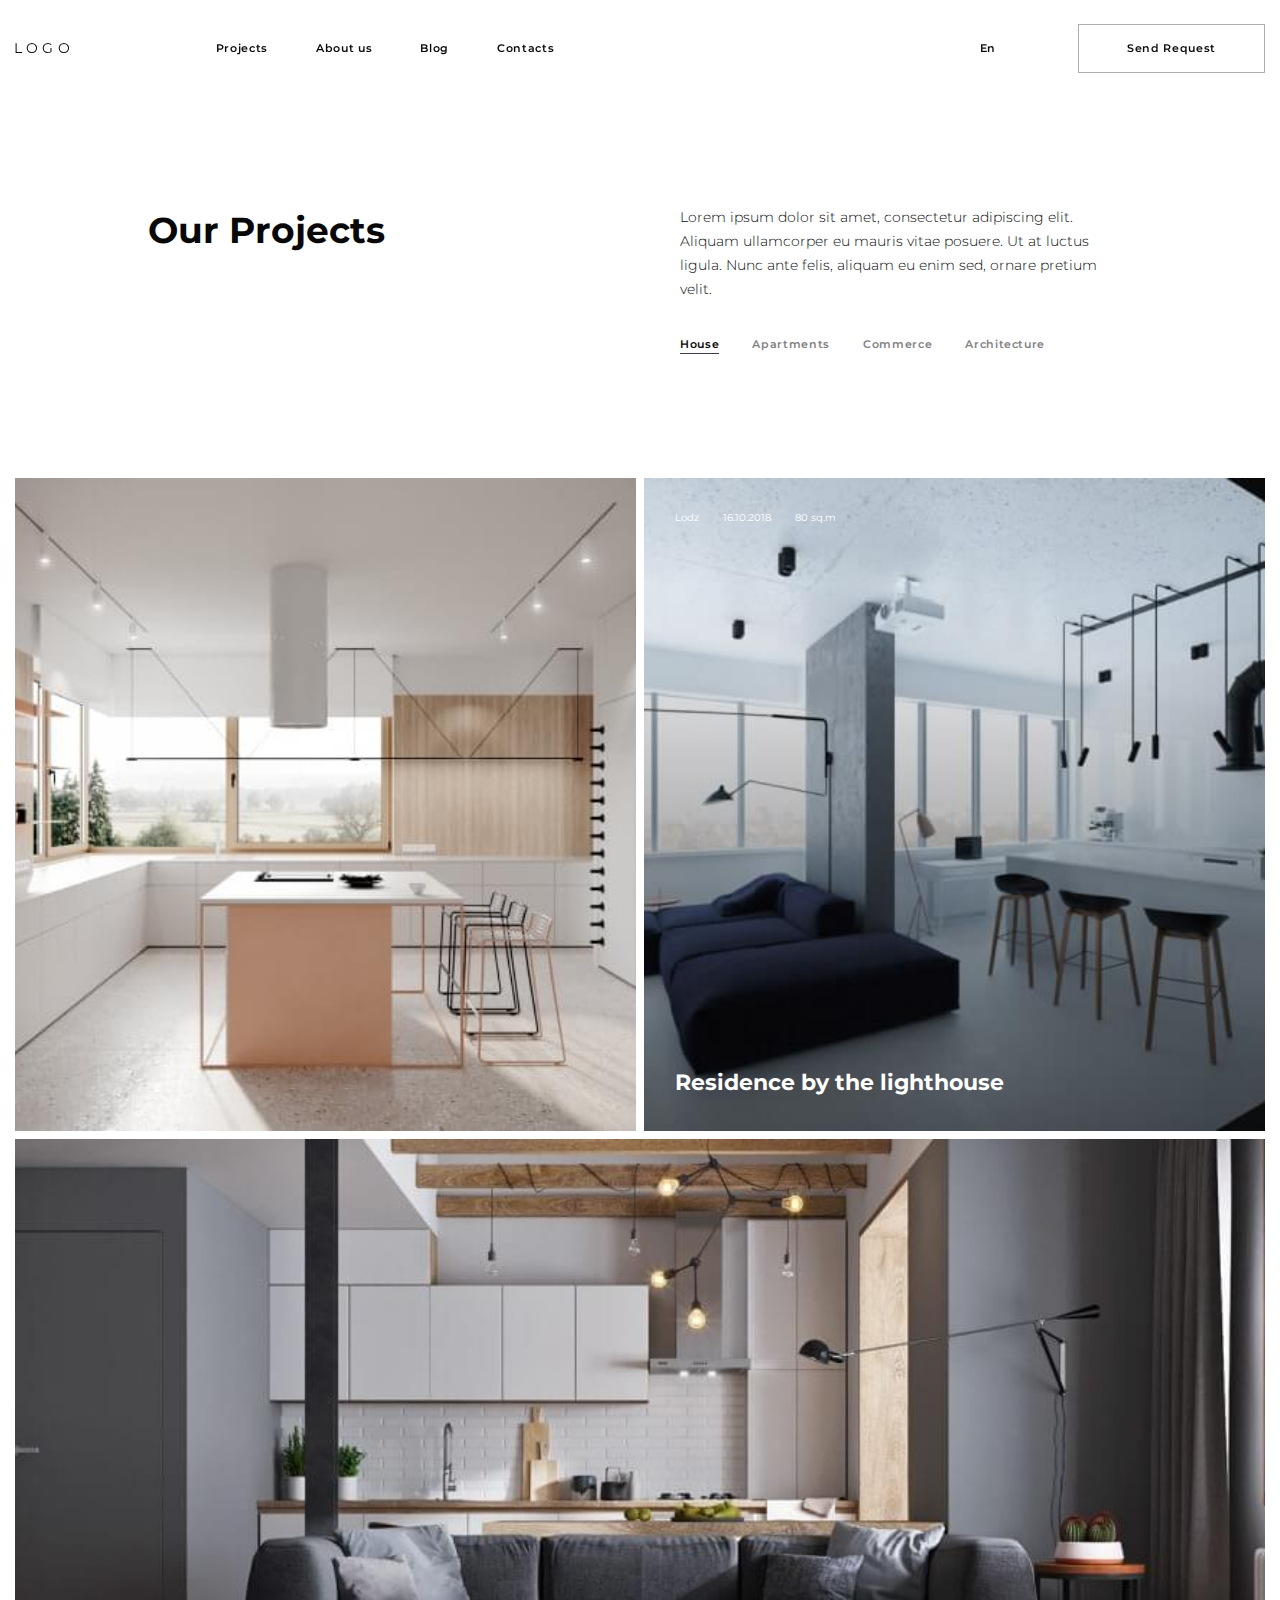
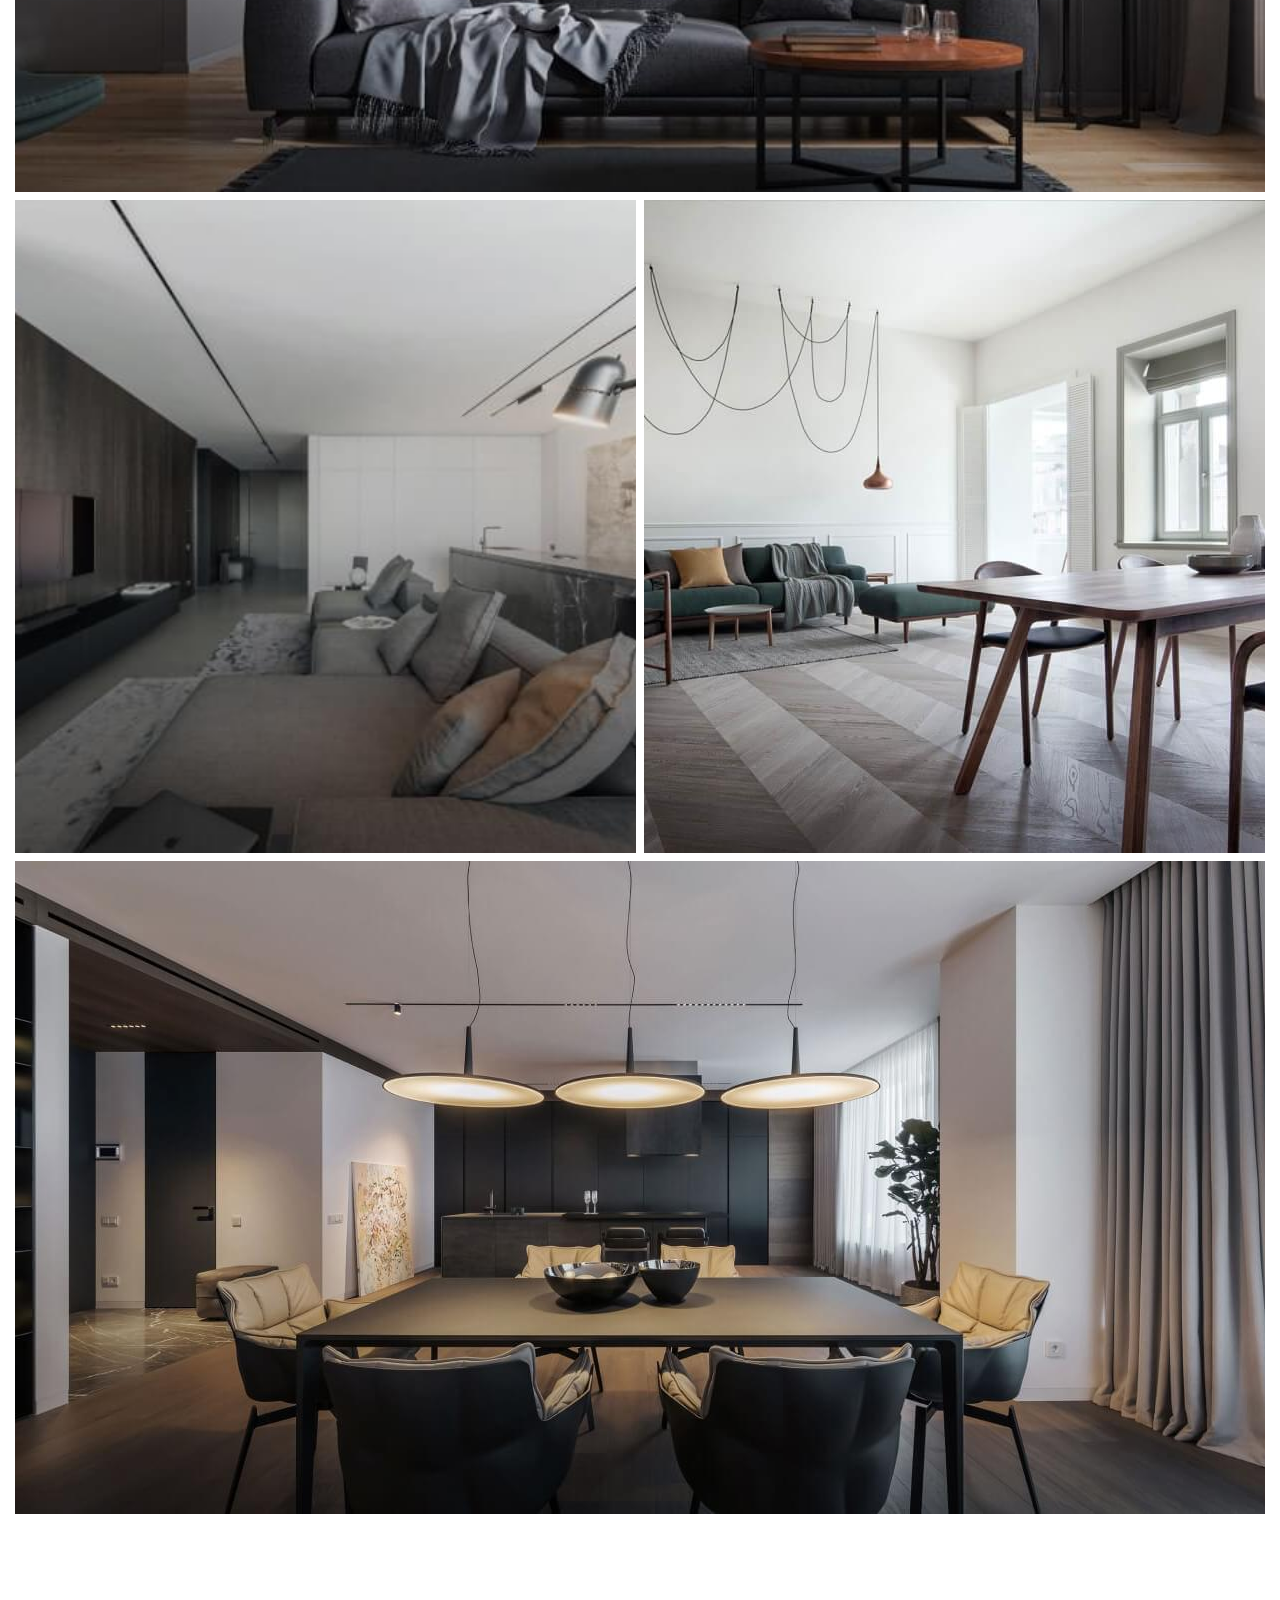
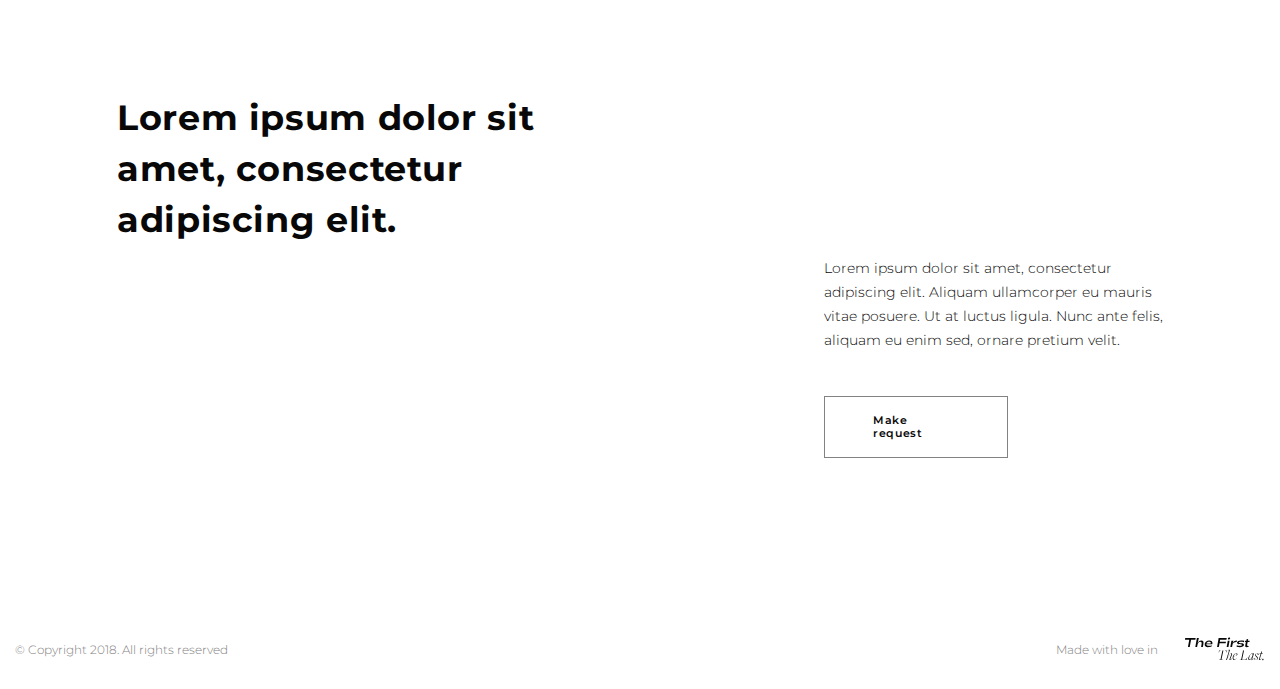
<file: projects.html>
<!DOCTYPE html>
<html lang="en">

<head>
   <meta charset="UTF-8">
   <meta http-equiv="X-UA-Compatible" content="IE=edge">
   <meta name="viewport" content="width=device-width, initial-scale=1.0">
   <link rel="icon" href="img/main/space/1-bg.jpg" type="image/x-icon">
   <link rel="stylesheet" href="css/style.min.css?_v=20230503231259">
   <title>Projects</title>
</head>

<body>
   <div class="wrapper">
      <header class="header black" id="header">
         <div class="container">
            <div class="header__wrapper">
               <a class="header__logo" href="#">Logo</a>
               <div class="header__body">
                  <div class="header__menu menu">
                     <div class="menu__icon"></div>
                     <span class="menu__descr">Menu</span>
                     <nav class="menu__body">
                        <ul class="menu__list">
                           <li><a data-goto=".page__section-1" class="menu__link" href="#">Home</a></li>
                           <li><a data-goto=".page__section-2" class="menu__link" href="#">Projects</a></li>
                           <li><a data-goto=".page__section-3" class="menu__link" href="#">About us</a></li>
                           <li><a data-goto=".page__section-4" class="menu__link" href="#">Blog</a></li>
                           <li><a data-goto=".page__section-5" class="menu__link" href="#">Contacts</a></li>
                        </ul>
                        <a href="#popup" class="header__button popup__button popup-link">Send Request</a>
                        <div class="menu__contact contact-info">
                           <div class="contact-info__social">
                              <a class="contact-info__link" href="#">Fb</a>
                              <a class="contact-info__link" href="#">In</a>
                              <a class="contact-info__link" href="#">Be</a>
                           </div>

                           <div class="contact-info__city">
                              <div class="contact-info__city-box">
                                 <img class="contact-info__city-location" src="img/main/space/location.svg"
                                    alt="Location">
                                 <span class="contact-info__city-current">Berlin</span>
                              </div>
                              <ul class="contact-info__city-list">
                                 <li class="contact-info__city-item" data-lang="Berlin">Berlin</li>
                                 <li class="contact-info__city-item" data-lang="Kyiv">Kyiv</li>
                                 <li class="contact-info__city-item" data-lang="Lviv">Lviv</li>
                                 <li class="contact-info__city-item" data-lang="Kharkiv">Kharkiv</li>
                              </ul>
                           </div>
                           <div class="contact-info__communication">
                              <a class="contact-info__item" href="tel:380983527547">+380983527547</a>
                              <a class="contact-info__item" href="mailto:info@gmail.com">E: info@gmail.com</a>
                           </div>
                        </div>
                     </nav>
                  </div>
                  <div class="header__block">
                     <div class="header__language">
                        <span class="header__language-current">En</span>
                        <ul class="header__language-list">
                           <li class="header__language-item" data-lang="En">En</li>
                           <li class="header__language-item" data-lang="Ua">Ua</li>
                        </ul>
                     </div>
                     <a href="#popup" class="header__button popup__button popup-link">Send Request</a>
                  </div>
               </div>
            </div>

            <div id="popup" class="popup">
               <div class="popup__body">
                  <a class="popup__close close-popup" href="#header">
                     <span></span>
                  </a>
                  <div class="popup__content">
                     <form class="popup__form" action="#">
                        <div class="popup__wrapper">
                           <h3 class="popup__title">Calculate the cost of work</h3>
                           <div class="popup__items">
                              <input class="popup__item" type="text" name="name" placeholder="Name" required>
                              <input class="popup__item" type="text" name="last-name" placeholder="Last name" required>
                              <input class="popup__item" type="tel" name="phone" placeholder="Phone" required>
                              <input class="popup__item" type="text" name="city" placeholder="Your city" required>
                              <input class="popup__item" type="email" name="email" placeholder="Email" required>
                              <select class="popup__item" name="property" required>
                                 <option value="" selected disabled>Property type</option>
                                 <option value="private">Private</option>
                                 <option value="collective">Collective</option>
                                 <option value="state">State</option>
                              </select>
                              <textarea class="popup__item" name="comment" placeholder="Your comment"></textarea>
                           </div>
                        </div>
                        <div class="popup__wrapper">
                           <span class="popup__area">Area (m2)</span>
                           <div class="popup__radio-block">
                              <div class="popup__radio-box">
                                 <label for="1">to 50</label>
                                 <input type="radio" id="1" name="area" value="1">
                              </div>
                              <div class="popup__radio-box">
                                 <label for="2">50-150</label>
                                 <input type="radio" id="2" name="area" value="2" checked>
                              </div>
                              <div class="popup__radio-box">
                                 <label for="3">150-250</label>
                                 <input type="radio" id="3" name="area" value="3">
                              </div>
                              <div class="popup__radio-box">
                                 <label for="4">250-400</label>
                                 <input type="radio" id="4" name="area" value="4">
                              </div>
                              <div class="popup__radio-box">
                                 <label for="5">400-600</label>
                                 <input type="radio" id="5" name="area" value="5">
                              </div>
                              <div class="popup__radio-box">
                                 <label for="6">600-800</label>
                                 <input type="radio" id="6" name="area" value="6">
                              </div>
                              <div class="popup__radio-box">
                                 <label for="7">800-1000</label>
                                 <input type="radio" id="7" name="area" value="7">
                              </div>
                              <div class="popup__radio-box">
                                 <label for="8">1000+</label>
                                 <input type="radio" id="8" name="area" value="8">
                              </div>
                           </div>
                           <div class="popup__holder">
                              <div class="popup__file">
                                 <input class="popup__file-input" id="form-file" type="file" name="file">
                                 <div class="popup__file-text">
                                    <div class="popup__file-btn">+</div>
                                    <p class="popup__file-descr">
                                       Attach your file <br>
                                       <span>File size not more than 10 MB</span>
                                    </p>
                                 </div>
                              </div>
                              <button class="popup__submit popup__button" type="submit">Send Request</button>
                           </div>
                           <p class="popup__text">
                              It is a long established fact that a reader will be distracted by the readable content of
                              a page when looking at its layout. The point of using Lorem Ipsum is that it has a
                              more-or-less normal distribution of letters, as opposed to using 'Content here, content
                              here', making it look like readable English.
                           </p>
                        </div>
                     </form>
                  </div>
               </div>
            </div>
         </div>
      </header>

      <div class="preloader" id="preloader">
         <div class="preloader__loader">
            <span class="preloader__percents">
               <span class="hi">HI</span>
               <span id="percents">0%</span>
            </span>
         </div>
      </div>
      <main class="main">

         <section class="latest-news our-projects">
            <div class="container">
               <div class="latest-news__body">
                  <div class="latest-news__box our-projects__box">
                     <h2 class="latest-news__title h2-title">Our Projects</h2>
                     <div class="our-projects__block">
                        <p class="our-projects__sub-title main-text">
                           Lorem ipsum dolor sit amet, consectetur adipiscing elit. <br> Aliquam ullamcorper eu mauris
                           vitae posuere. Ut at luctus ligula. <br> Nunc ante felis, aliquam eu enim sed, ornare pretium
                           velit.
                        </p>
                        <div class="latest-news__navbar">
                           <button type="button" class="latest-news__navbar-btn active">House</button>
                           <button type="button" class="latest-news__navbar-btn">Apartments</button>
                           <button type="button" class="latest-news__navbar-btn">Commerce</button>
                           <button type="button" class="latest-news__navbar-btn">Architecture</button>
                        </div>
                        <div class="latest-news__select-wrapper">
                           <select class="latest-news__navbar-mobile" name="#">
                              <option class="latest-news__navbar-btn" value="Apartments">Apartments</option>
                              <option class="latest-news__navbar-btn" value="Blog">House</option>
                              <option class="latest-news__navbar-btn" value="News">Commerce</option>
                              <option class="latest-news__navbar-btn" value="Advice">Architecture</option>
                           </select>
                        </div>
                     </div>
                  </div>
                  <div class="projects__body our-projects__gallery">
                     <a class="projects__block" href="#"></a>
                     <a class="projects__block" href="#">
                        <div class="projects__block-info our-projects__info">
                           <span class="projects__block-text">Lodz</span>
                           <span class="projects__block-text">16.10.2018</span>
                           <span class="projects__block-text">80 sq.m</span>
                        </div>
                        <div class="projects__block-main">
                           <h4 class="projects__block-subtitle">Residence by the lighthouse</h4>
                        </div>
                     </a>
                     <a class="projects__block" href="#"></a>
                     <a class="projects__block" href="#"></a>
                     <a class="projects__block" href="#"></a>
                     <a class="projects__block" href="#"></a>
                  </div>
               </div>
            </div>
         </section>

         <section class="photo-gallery projects">
            <div class="container">
               <div class="photo-gallery__wrapper">
                  <div class="photo-gallery__block">
                     <img class="photo-gallery__block-img" src="img/main/photo-gallery/img-1.png" alt="Image">
                     <img class="photo-gallery__block-img" src="img/main/photo-gallery/img-2.png" alt="Image">
                     <img class="photo-gallery__block-img" src="img/main/photo-gallery/img-3.png" alt="Image">
                     <img class="photo-gallery__block-img" src="img/main/photo-gallery/img-4.png" alt="Image">
                     <img class="photo-gallery__block-img" src="img/main/photo-gallery/img-5.png" alt="Image">
                     <img class="photo-gallery__block-img" src="img/main/photo-gallery/img-6.png" alt="Image">
                     <img class="photo-gallery__block-img" src="img/main/photo-gallery/img-1.png" alt="Image">
                     <img class="photo-gallery__block-img" src="img/main/photo-gallery/img-2.png" alt="Image">
                     <img class="photo-gallery__block-img" src="img/main/photo-gallery/img-3.png" alt="Image">
                     <img class="photo-gallery__block-img" src="img/main/photo-gallery/img-4.png" alt="Image">
                  </div>
                  <div class="photo-gallery__body">
                     <h2 class="photo-gallery__title">Lorem ipsum dolor <br> sit amet, consectetur adipiscing elit.</h2>
                     <div class="photo-gallery__box">
                        <p class="photo-gallery__text">
                           Lorem ipsum dolor sit amet, consectetur adipiscing elit. Aliquam ullamcorper eu mauris vitae
                           posuere. Ut at luctus ligula. Nunc ante felis, aliquam eu enim sed, ornare pretium velit.
                        </p>
                        <a class="photo-gallery__btn popup__button" href="#">Make request</a>
                     </div>
                  </div>
               </div>
            </div>
         </section>

      </main>
      <footer class="footer black">
         <div class="container">
            <div class="footer__body">
               <p class="footer__copyright">
                  © Copyright 2018. All rights reserved
               </p>
               <div class="footer__box">
                  <span class="footer__text">Made with love in</span>
                  <svg class="footer__logo-txt" width="81" height="26" viewBox="0 0 81 26" fill="none"
                     xmlns="http://www.w3.org/2000/svg">
                     <path
                        d="M34.9035 22.9414H38.9073L38.8921 22.8501L38.3136 22.8044C38.1157 22.8044 37.9635 22.7892 37.8417 22.7739C37.7199 22.7587 37.6438 22.7435 37.5829 22.7131C37.522 22.6978 37.4763 22.6826 37.4763 22.6674C37.4611 22.6522 37.4611 22.6217 37.4611 22.5913L39.3793 13.5637H40.7494C41.267 13.6245 41.6476 13.7616 41.8607 14.0051C42.0739 14.2487 42.2413 14.7511 42.3631 15.5123L42.3936 15.695H42.4544L42.6828 13.4266H35.1928L34.4925 15.695H34.5686L34.6904 15.4971C35.071 14.8729 35.4211 14.401 35.7256 14.0965C36.0301 13.792 36.4107 13.6245 36.8522 13.5637H38.405L36.5172 22.5456C36.4868 22.6674 36.228 22.7587 35.7256 22.7892L34.9492 22.8501L34.9035 22.9414ZM46.2668 23.1241C46.7387 23.1241 47.3477 22.3934 48.0936 20.9319L48.0023 20.8862L46.8605 22.6217L46.1298 22.5304L47.302 19.6074C47.8348 18.283 48.1088 17.5066 48.1088 17.2934C48.1088 17.0499 48.0023 16.8367 47.8044 16.6236C47.6065 16.4105 47.4238 16.3039 47.2411 16.3039C46.8757 16.3039 46.5408 16.4714 46.2211 16.8063C45.9166 17.1108 45.5056 17.6436 44.9728 18.42C44.4399 19.2116 43.968 19.988 43.5722 20.7644L43.4809 20.734C43.968 19.5465 44.6987 17.2325 45.7035 13.8225L45.9928 12.8481L43.7244 13.1069L43.694 13.1983L44.9119 13.244C45.0184 13.244 45.0489 13.3657 44.988 13.5941L44.6683 14.7206C44.4552 15.4818 44.1659 16.4257 43.831 17.5522C43.4809 18.694 43.1764 19.6531 42.9328 20.4143L42.0651 22.911L42.8262 22.9871L43.3743 21.5408C43.9985 20.2012 44.6531 19.0746 45.3229 18.1612C45.9928 17.2478 46.4647 16.7911 46.7235 16.7911C46.8909 16.7911 47.028 16.852 47.1497 16.9433C47.2715 17.0499 47.3324 17.1717 47.3324 17.3239C47.3324 17.4761 47.0584 18.2373 46.5408 19.6074C46.419 19.9424 46.2516 20.3534 46.0384 20.8558C45.8253 21.3581 45.6731 21.754 45.5665 22.0432C45.4447 22.3325 45.399 22.4999 45.399 22.5456C45.399 22.6522 45.5056 22.7739 45.7187 22.911C45.9319 23.0632 46.1145 23.1241 46.2668 23.1241ZM50.3353 23.1241C51.1574 23.1241 51.9794 22.4086 52.8015 20.9623L52.695 20.9167C52.3296 21.5256 51.9947 21.9519 51.6902 22.1954C51.3857 22.4543 51.0356 22.576 50.6702 22.576C50.2744 22.576 49.9699 22.4086 49.7568 22.0737C49.5437 21.7387 49.4371 21.2973 49.4371 20.7492C49.4371 20.2773 49.5132 19.7749 49.6807 19.2268C50.9747 19.0289 51.9338 18.7701 52.5579 18.4504C53.1669 18.146 53.4866 17.7349 53.4866 17.2478C53.4866 16.9737 53.3496 16.7454 53.0908 16.5627C52.8167 16.38 52.497 16.2887 52.1165 16.2887C51.5684 16.2887 51.0204 16.5323 50.4723 16.989C49.9243 17.4609 49.4828 18.0698 49.1478 18.8006C48.7977 19.5313 48.6302 20.2773 48.6302 21.0232C48.6302 21.617 48.7825 22.1193 49.087 22.5151C49.3914 22.9262 49.8025 23.1241 50.3353 23.1241ZM49.772 19.0746L49.7416 19.0594C50.046 18.1612 50.4266 17.4761 50.9138 16.989C51.3096 16.6236 51.6445 16.4257 51.949 16.4257C52.1774 16.4257 52.36 16.5018 52.497 16.654C52.6188 16.8063 52.695 16.989 52.695 17.2021C52.695 17.7197 52.4818 18.1155 52.0708 18.3895C51.6597 18.6636 50.8986 18.8919 49.772 19.0746ZM55.7542 22.9414H62.4221L63.4117 20.3077L63.3051 20.2925L63.1985 20.4904C62.7571 21.2516 62.3308 21.8301 61.935 22.2107C61.5239 22.5913 60.9911 22.7892 60.3365 22.7892L58.0682 22.7283L59.9559 13.8225C59.9711 13.7007 60.2299 13.6245 60.7475 13.5789L61.661 13.518L61.7219 13.4266H57.7789L57.7942 13.518L58.1595 13.5637C58.5858 13.6245 58.8294 13.655 58.9055 13.6702C58.9816 13.7007 59.012 13.7311 59.012 13.7768L57.1548 22.5304C57.1243 22.6522 56.8655 22.7283 56.3631 22.7892L55.7999 22.8501L55.7542 22.9414ZM67.9079 23.1393C68.5016 23.1393 69.1714 22.4086 69.9022 20.9319L69.8108 20.8862L68.6995 22.6217L68.0144 22.5456L68.9279 19.6379L70.0696 16.3344L69.3085 16.2735L68.867 17.7349H68.8517C68.8517 16.8215 68.5625 16.3648 67.984 16.3648C67.5577 16.3648 67.1467 16.5779 66.7204 17.0042C66.0963 17.6284 65.5178 18.3895 65.0002 19.2877C64.4826 20.1859 64.2238 21.008 64.2238 21.754C64.2238 22.165 64.3303 22.4999 64.5739 22.7435C64.8023 22.9871 65.0915 23.1089 65.4264 23.1089C65.7918 23.1089 66.1572 22.8957 66.5378 22.439C66.9183 21.9975 67.4207 21.2364 68.0449 20.1707H68.0753C67.6491 21.2364 67.4512 21.891 67.4512 22.1346C67.4512 22.3934 67.4816 22.6217 67.573 22.8348C67.6643 23.048 67.7709 23.1393 67.9079 23.1393ZM65.8375 22.4847C65.6243 22.4847 65.4264 22.4086 65.2742 22.2259C65.122 22.0432 65.0458 21.7844 65.0458 21.419C65.0458 20.7644 65.2133 20.0032 65.5787 19.1355C65.9288 18.2678 66.3094 17.6284 66.7357 17.2021C67.0097 16.9281 67.2837 16.7911 67.5577 16.7911C67.8774 16.7911 68.1362 16.9433 68.3494 17.2173C68.5473 17.5066 68.6538 17.7958 68.6538 18.0851C68.6538 18.4504 68.532 18.8767 68.2885 19.3639C67.2533 21.4495 66.4312 22.4847 65.8375 22.4847ZM72.0525 23.1241C72.5397 23.1241 73.0116 22.9566 73.4379 22.5913C73.8641 22.2259 74.062 21.7996 74.062 21.2973C74.062 21.0385 73.9707 20.7644 73.8185 20.4752C73.6662 20.2012 73.3161 19.7901 72.768 19.2573C72.1286 18.6483 71.7937 18.1307 71.7937 17.7349C71.7785 17.3696 71.8851 17.0651 72.1286 16.8063C72.357 16.5475 72.6767 16.4105 73.0725 16.4105C73.4683 16.4105 73.8185 16.6084 74.1077 16.989C73.7728 17.0955 73.6053 17.2934 73.6053 17.5827C73.6053 17.7349 73.6358 17.8567 73.7271 17.9481C73.8185 18.0394 73.925 18.0851 74.0773 18.0851C74.2143 18.0851 74.3361 18.0394 74.4426 17.9176C74.5492 17.811 74.5949 17.6588 74.5949 17.4761C74.5796 17.1108 74.4426 16.8215 74.1838 16.6084C73.9098 16.3952 73.5444 16.2887 73.0725 16.2887C72.6158 16.2887 72.1743 16.4714 71.7785 16.8215C71.3674 17.1869 71.1695 17.5979 71.1848 18.0698C71.1848 18.3134 71.2457 18.5418 71.3674 18.7701C71.4892 19.0137 71.611 19.1964 71.7328 19.3334C71.8546 19.4856 72.0677 19.6835 72.3418 19.9576C72.3418 19.9728 72.4027 20.0337 72.5244 20.1555C72.6462 20.2773 72.7071 20.3534 72.7376 20.3838C72.768 20.4143 72.8289 20.4904 72.9203 20.597C73.0116 20.7035 73.0877 20.7797 73.1182 20.8405C73.1486 20.9014 73.1943 20.9928 73.2552 21.0841C73.3161 21.1755 73.3465 21.2668 73.377 21.3581C73.3922 21.4495 73.4074 21.5408 73.4074 21.6322C73.4074 21.9823 73.3008 22.302 73.0725 22.5913C72.8441 22.8805 72.5092 23.0175 72.0525 23.0175C71.5349 23.0175 71.0782 22.7892 70.6824 22.3172C70.8194 22.2716 70.9412 22.1954 71.0478 22.0737C71.1391 21.9671 71.2 21.8453 71.2 21.7083C71.2 21.5713 71.1543 21.4495 71.063 21.3581C70.9716 21.2668 70.8498 21.2059 70.7128 21.2059C70.5758 21.2059 70.454 21.2668 70.3627 21.3886C70.2561 21.5104 70.2105 21.6626 70.2105 21.8453C70.2105 22.2411 70.3779 22.5456 70.7433 22.7739C71.0934 23.0175 71.5349 23.1241 72.0525 23.1241ZM75.8162 23.1241C76.2881 23.1241 76.8819 22.3934 77.6126 20.9319L77.5212 20.8862L76.4251 22.6217L75.6183 22.5304L77.3081 16.9433H78.6478L78.7696 16.5323L77.4451 16.517L78.0845 14.4466H77.3386L76.6992 16.517L75.6183 16.5323L75.4813 16.9281L76.5622 16.9433L74.8876 22.4999C74.8419 22.6217 74.9485 22.7435 75.192 22.8957C75.4356 23.048 75.6487 23.1241 75.8162 23.1241ZM78.8804 23.1545C79.0631 23.1545 79.2153 23.0936 79.3371 22.9566C79.4589 22.8196 79.535 22.6522 79.535 22.4695C79.535 22.302 79.4741 22.1498 79.3524 22.0128C79.2306 21.891 79.0783 21.8149 78.8956 21.8149C78.6977 21.8149 78.5303 21.891 78.3933 22.0128C78.2563 22.1498 78.1954 22.302 78.1954 22.4695C78.1954 22.6522 78.2563 22.8196 78.3933 22.9566C78.5151 23.0936 78.6825 23.1545 78.8804 23.1545Z" />
                     <path
                        d="M3.94546 10H5.74692L7.05361 2.62923H11.367L11.6461 1.11955H1.2052L0.926104 2.62923H5.25215L3.94546 10ZM11.2997 10H13.1011L13.4183 8.22391V8.24928C13.7862 6.16872 14.8899 4.81128 16.26 4.81128C17.4906 4.81128 17.8712 5.54709 17.5414 7.46273L17.0847 10H18.8861L19.3809 7.24706C19.863 4.48143 19.1906 3.47921 17.4018 3.45384C15.4862 3.45384 14.3571 4.58293 13.7862 6.27021H13.6847L14.8519 1.11955H12.8728L11.2997 10ZM23.9499 10.203C25.5483 10.203 26.2968 10.0507 27.6035 9.58135L27.8573 8.13511C27.0834 8.43958 26.373 8.83286 24.8252 8.83286C23.1506 8.83286 22.3894 8.41421 22.3641 7.37392H28.2632L28.4535 6.33364C28.7326 4.6083 27.4132 3.45384 25.1424 3.45384C22.8461 3.45384 21.0827 4.79859 20.7275 6.82841C20.3723 8.85823 21.6536 10.203 23.9499 10.203ZM22.4782 6.49857C22.8081 5.29336 23.5693 4.83665 24.9013 4.83665C26.2715 4.83665 26.8804 5.2553 26.7282 6.39707L22.4782 6.49857ZM33.0616 10H34.8631L35.5355 6.19409H41.7137L41.9548 4.78591H35.7765L36.1571 2.62923H42.4495L42.716 1.11955H34.6347L33.0616 10ZM44.8528 2.5658C45.5506 2.5658 46.0326 2.23595 46.1595 1.5382C46.2737 0.853137 45.8931 0.523292 45.208 0.523292C44.5356 0.523292 44.0409 0.853137 43.9267 1.5382C43.7998 2.23595 44.1677 2.5658 44.8528 2.5658ZM42.6581 10H44.4595L45.5759 3.65682H43.7745L42.6581 10ZM46.2913 10H48.0928L48.4861 7.75452C48.8793 5.78813 50.0972 4.96352 52.7106 4.96352L52.9643 3.45384C50.592 3.45384 49.4883 4.18965 48.7905 6.27021H48.6637L49.3868 3.65682H47.4077L46.2913 10ZM55.8855 10.203C58.1183 10.203 59.7294 9.58135 59.9832 8.10973C60.4653 5.34411 54.5788 6.76498 54.8071 5.5344C54.8833 5.09038 55.5683 4.87471 57.0653 4.87471C58.0168 4.87471 59.1205 5.01426 59.9832 5.20456L60.2369 3.80906C59.1712 3.59339 57.8899 3.45384 57.1287 3.45384C54.8959 3.45384 53.2721 4.1389 53.0184 5.55978C52.5363 8.31271 58.4481 6.75229 58.2198 8.10973C58.1183 8.64256 57.4078 8.80748 55.8474 8.80748C54.731 8.80748 53.8176 8.66793 52.8281 8.26197L52.5743 9.70821C53.5766 10.0127 54.9086 10.203 55.8855 10.203ZM62.8355 10.1269C63.5206 10.1269 64.0407 10.0507 64.5989 9.87314L64.7638 8.92166C62.9116 9.02315 62.9497 8.84554 63.2161 7.33587L63.6348 4.96352H65.4616L65.7026 3.65682H63.8631L64.1803 1.88073L62.5945 2.13446L62.3154 3.65682H61.1609L60.9199 4.96352H61.8333L61.3512 7.71646C61.0341 9.5306 61.1863 10.1269 62.8355 10.1269Z" />
                  </svg>
               </div>
            </div>
         </div>
      </footer>
   </div>
   <script src="js/app.min.js?_v=20230503231259"></script>
</body>

</html>
</file>
<file: css/style.min.css>
@charset "UTF-8";@font-face{font-family:Montserrat;font-display:swap;src:url(../fonts/Montserrat-Bold.woff2) format("woff2"),url(../fonts/Montserrat-Bold.woff) format("woff");font-weight:700;font-style:normal}@font-face{font-family:Montserrat;font-display:swap;src:url(../fonts/Montserrat-Light.woff2) format("woff2"),url(../fonts/Montserrat-Light.woff) format("woff");font-weight:300;font-style:normal}@font-face{font-family:Roboto;font-display:swap;src:url(../fonts/Roboto-Regular.woff2) format("woff2"),url(../fonts/Roboto-Regular.woff) format("woff");font-weight:400;font-style:normal}@font-face{font-family:Montserrat;font-display:swap;src:url(../fonts/Montserrat-Regular.woff2) format("woff2"),url(../fonts/Montserrat-Regular.woff) format("woff");font-weight:400;font-style:normal}@font-face{font-family:Montserrat;font-display:swap;src:url(../fonts/Montserrat-SemiBold.woff2) format("woff2"),url(../fonts/Montserrat-SemiBold.woff) format("woff");font-weight:600;font-style:normal}@font-face{font-family:Montserrat;font-display:swap;src:url(../fonts/Montserrat-Medium.woff2) format("woff2"),url(../fonts/Montserrat-Medium.woff) format("woff");font-weight:500;font-style:normal}*{padding:0;margin:0;border:0}*,::after,::before{-webkit-box-sizing:border-box;box-sizing:border-box}:active,:focus{outline:0}a:active,a:focus{outline:0}aside,footer,header,nav{display:block}body,html{height:100%;width:100%;font-size:100%;line-height:1;font-size:14px;-ms-text-size-adjust:100%;-moz-text-size-adjust:100%;-webkit-text-size-adjust:100%}button,input,textarea{font-family:inherit;font-size:inherit;font-weight:inherit}input::-ms-clear{display:none}button{cursor:pointer}button::-moz-focus-inner{padding:0;border:0}a,a:visited{text-decoration:none}a:hover{text-decoration:none}ul li{list-style:none}img{vertical-align:top}h1,h2,h3,h4,h5,h6{font-size:inherit;font-weight:400}a{text-decoration:none;color:inherit}body,html{height:100%}body._lock{overflow:hidden}.wrapper{display:-webkit-box;display:-ms-flexbox;display:flex;-webkit-box-orient:vertical;-webkit-box-direction:normal;-ms-flex-direction:column;flex-direction:column;min-height:100%;overflow-x:hidden}.main{-webkit-box-flex:1;-ms-flex:1 0 auto;flex:1 0 auto}.footer{-webkit-box-flex:0;-ms-flex:0 0 auto;flex:0 0 auto}textarea{resize:none;white-space:nowrap}.container{max-width:1344px;margin:0 auto;padding:0 15px}body{font-family:Montserrat,sans-serif;font-weight:600;font-size:11px;line-height:13px;letter-spacing:.06em;color:#080808}.discover-more{font-weight:700;font-size:10px;line-height:12px;letter-spacing:.12em;text-transform:uppercase;position:relative;padding-left:9px;padding-right:9px;margin-left:8px;-webkit-transition:all .5s;-o-transition:all .5s;transition:all .5s;max-width:-webkit-fit-content;max-width:-moz-fit-content;max-width:fit-content}.discover-more:hover{font-size:14px}.discover-more::before{content:"";position:absolute;width:8px;height:1px;top:50%;right:100%;background-color:rgba(255,255,255,.4)}.discover-more::after{content:"";position:absolute;width:56px;height:1px;top:50%;left:100%;background-color:rgba(255,255,255,.4)}.contact-info{max-width:640px}.contact-info__social{display:-webkit-box;display:-ms-flexbox;display:flex;gap:13px;margin-bottom:5px;margin-right:118px}.contact-info__link{width:20px;-webkit-transition:all .3s;-o-transition:all .3s;transition:all .3s}.contact-info__link:last-child{margin-left:-4px}.contact-info__city{background-color:rgba(255,255,255,.5);-webkit-box-shadow:0 1.15336px 1.22544px rgba(0,0,0,.2),inset 0 -.288339px .0720847px rgba(255,255,255,.23);box-shadow:0 1.15336px 1.22544px rgba(0,0,0,.2),inset 0 -.288339px .0720847px rgba(255,255,255,.23);-webkit-backdrop-filter:blur(1px);backdrop-filter:blur(1px);border-radius:8.70783px;padding:6px 13px 5px 13px;border-color:transparent;position:relative;cursor:pointer;margin-right:72px}.contact-info__city-box{display:-webkit-box;display:-ms-flexbox;display:flex;-webkit-box-align:center;-ms-flex-align:center;align-items:center;gap:7px;padding-right:39px;position:relative}.contact-info__city-box::after{position:absolute;content:url(../img/main/space/arrow.svg);top:5%;right:0}.contact-info__city-current{display:inline-block;cursor:pointer}.contact-info__city-list{position:absolute;top:100%;left:0;z-index:1;display:none}.contact-info__city-list.active{display:block}.contact-info__city-item{display:block;padding:2px 10px 2px 10px;cursor:pointer}.contact-info__city-item:hover{color:orange}.contact-info__communication{display:-webkit-box;display:-ms-flexbox;display:flex;gap:31px;margin-bottom:5px}.contact-info__item{-webkit-transition:all .3s;-o-transition:all .3s;transition:all .3s}.contact-info__item:hover{opacity:.7}.h2-title{font-weight:700;font-size:36px;line-height:44px}.main-text{font-weight:300;font-size:14px;line-height:24px;opacity:.7}.header{position:fixed;top:0;left:0;width:100%;z-index:500;color:#fff;background-color:transparent}.header.black{color:#080808}.header.black .popup__button{border-color:rgba(0,0,0,.32);-webkit-transition:all .1s ease-in-out;-o-transition:all .1s ease-in-out;transition:all .1s ease-in-out}.header.black .popup__button:hover{color:#fff}.header.black .menu__link:hover{border-color:#080808}.header.black .menu__icon::after,.header.black .menu__icon::before{background-color:#080808}.header.black .menu__icon._active::after,.header.black .menu__icon._active::before{background-color:#fff}.header.black .header__block._active,.header.black .header__logo._active,.header.black .menu__descr._active{color:#fff;-webkit-transition:all .1s ease-in-out;-o-transition:all .1s ease-in-out;transition:all .1s ease-in-out}.header.black .header__block._active .popup__button{border-color:#fff;-webkit-transition:all .1s ease-in-out;-o-transition:all .1s ease-in-out;transition:all .1s ease-in-out}.header__wrapper{display:-webkit-box;display:-ms-flexbox;display:flex;-webkit-box-align:center;-ms-flex-align:center;align-items:center;min-height:96px}.header__body{display:-webkit-box;display:-ms-flexbox;display:flex;-webkit-box-align:center;-ms-flex-align:center;align-items:center;-webkit-box-pack:justify;-ms-flex-pack:justify;justify-content:space-between;width:100%}.header__block{display:-webkit-box;display:-ms-flexbox;display:flex;-webkit-box-align:center;-ms-flex-align:center;align-items:center;gap:72px;z-index:5}.header__logo{font-weight:400;font-size:14px;line-height:17px;letter-spacing:.3em;text-transform:uppercase;z-index:5;margin-right:142px;margin-left:-1px}.header__language{position:relative;display:inline-block;padding:10px;cursor:pointer}.header__language-list{position:absolute;top:100%;left:0;z-index:1;display:none}.header__language-list.active{display:block}.header__language-item{display:block;padding:10px;cursor:pointer}.header__language-item:hover{color:orange}.menu__icon{display:none}.menu__descr{display:none}.menu__body .header__button{display:none}.menu__list{display:-webkit-box;display:-ms-flexbox;display:flex;gap:48px}.menu__list li:first-child{display:none}.menu__link{padding-bottom:2px;border-bottom:1px solid transparent;-webkit-transition:all .3s;-o-transition:all .3s;transition:all .3s}.menu__contact{display:none}.popup{position:fixed;z-index:100;width:100%;height:100%;background-color:#080808;opacity:.96;top:0;left:0;opacity:0;visibility:hidden;overflow-y:auto;overflow-x:hidden;-webkit-transition:all .8s ease 0s;-o-transition:all .8s ease 0s;transition:all .8s ease 0s}.popup.open{opacity:1;visibility:visible}.popup.open .popup__content{opacity:1;-webkit-transform:perspective(600px) translate(0,0) rotateX(0);transform:perspective(600px) translate(0,0) rotateX(0)}.popup__button{padding:17px 48px;border:1px solid rgba(253,253,253,.32);-webkit-transition:all .3s;-o-transition:all .3s;transition:all .3s}.popup__button:hover{background-color:#3a3e4b}.popup__body{min-height:100%;display:-webkit-box;display:-ms-flexbox;display:flex;-webkit-box-align:center;-ms-flex-align:center;align-items:center;-webkit-box-pack:center;-ms-flex-pack:center;justify-content:center;padding:30px 10px;-webkit-transition:all .8s ease 0s;-o-transition:all .8s ease 0s;transition:all .8s ease 0s}.popup__content{background-color:#f2f2f2;color:#3a3e4b;max-width:1046px;padding:56px 123px;position:relative;-webkit-transition:all .8s ease 0s;-o-transition:all .8s ease 0s;transition:all .8s ease 0s;opacity:0;-webkit-transform:perspective(600px) translate(0,-100%) rotateX(45deg);transform:perspective(600px) translate(0,-100%) rotateX(45deg)}.popup__close{position:absolute;right:60px;top:40px}.popup__close span{z-index:5;display:block;position:relative;width:16px;height:16px;cursor:pointer}.popup__close span::after,.popup__close span::before{position:absolute;content:"";left:0;height:10%;width:100%;-webkit-transition:all .3s ease 0s;-o-transition:all .3s ease 0s;transition:all .3s ease 0s;background-color:#fff}.popup__close span::before{top:50%;-webkit-transform:rotate(-45deg) translate(0,-50%);-ms-transform:rotate(-45deg) translate(0,-50%);transform:rotate(-45deg) translate(0,-50%)}.popup__close span::after{bottom:50%;-webkit-transform:rotate(45deg) translate(0,50%);-ms-transform:rotate(45deg) translate(0,50%);transform:rotate(45deg) translate(0,50%)}.popup__wrapper{padding:44px 70px;background-color:#fff;border:1px solid rgba(0,0,0,.04)}.popup__wrapper:not(:last-child){margin-bottom:6px}.popup__title{font-weight:700;font-size:22px;line-height:28px;text-align:center;margin-bottom:38px}.popup__items{display:-ms-grid;display:grid;-ms-grid-columns:1fr 1fr;grid-template-columns:1fr 1fr;-ms-grid-rows:(1fr)[4];grid-template-rows:repeat(4,1fr);-webkit-column-gap:36px;-moz-column-gap:36px;column-gap:36px;row-gap:38px}.popup__item{background-color:transparent;border-bottom:1px solid rgba(214,214,214,.3);font-family:Montserrat,sans-serif;font-weight:600;font-size:11px;line-height:13px;letter-spacing:.06em}.popup__item:last-child{-ms-grid-column-span:2;grid-column:span 2}.popup__item::-webkit-input-placeholder{color:#3a3e4b}.popup__item::-moz-placeholder{color:#3a3e4b}.popup__item:-ms-input-placeholder{color:#3a3e4b}.popup__item::-ms-input-placeholder{color:#3a3e4b}.popup__item::placeholder{color:#3a3e4b}.popup__area{display:inline-block;margin-bottom:24px}.popup__radio-block{display:-webkit-box;display:-ms-flexbox;display:flex;-webkit-box-align:center;-ms-flex-align:center;align-items:center;-webkit-box-pack:justify;-ms-flex-pack:justify;justify-content:space-between;position:relative;margin-bottom:52px}.popup__radio-block::after{position:absolute;content:"";bottom:9px;left:12px;width:583px;height:1px;border-bottom:1px solid #f7f7f6}.popup__radio-box{display:-webkit-box;display:-ms-flexbox;display:flex;-webkit-box-orient:vertical;-webkit-box-direction:normal;-ms-flex-direction:column;flex-direction:column;-webkit-box-align:center;-ms-flex-align:center;align-items:center;row-gap:10px}.popup__radio-box input,.popup__radio-box label{display:block}.popup__radio-box label{font-weight:500;font-size:9px;line-height:11px;color:rgba(58,62,75,.45)}.popup__holder{display:-webkit-box;display:-ms-flexbox;display:flex;-webkit-box-align:center;-ms-flex-align:center;align-items:center;-webkit-box-pack:justify;-ms-flex-pack:justify;justify-content:space-between;margin-bottom:38px}.popup__file{display:-webkit-box;display:-ms-flexbox;display:flex;-webkit-box-align:center;-ms-flex-align:center;align-items:center;position:relative}.popup__file-input{position:absolute;top:0;left:0;width:100%;height:100%;font-size:0;opacity:0;cursor:pointer}.popup__file-text{display:-webkit-box;display:-ms-flexbox;display:flex;-webkit-box-align:center;-ms-flex-align:center;align-items:center}.popup__file-btn{width:39px;height:39px;border-radius:50%;display:-webkit-inline-box;display:-ms-inline-flexbox;display:inline-flex;-webkit-box-pack:center;-ms-flex-pack:center;justify-content:center;-webkit-box-align:center;-ms-flex-align:center;align-items:center;background-color:#f7f7f6;border:1px solid rgba(58,62,75,.08);margin-right:12px}.popup__file-descr{display:inline-block}.popup__file-descr span{font-weight:500;font-size:9px;line-height:11px;color:rgba(58,62,75,.45);margin-top:3px;display:inline-block}.popup__submit{padding:13.25px 34px;max-width:183px;width:100%;color:#fff;background-color:#3a3e4b;border:1px solid transparent;-webkit-transition:all .3s;-o-transition:all .3s;transition:all .3s}.popup__submit:hover{border-color:#fff}.popup__text{max-width:610px;font-family:Roboto;font-weight:400;font-size:10px;line-height:14px;color:#afb0b2;text-align:center}input[type=radio],label{cursor:pointer}input[type=radio]{position:relative;height:20px;width:20px;border-radius:50%;-webkit-appearance:none;-moz-appearance:none;appearance:none;outline:0;background-color:#fff}input[type=radio]::before{content:"";position:absolute;top:50%;left:50%;width:18px;height:18px;border-radius:50%;-webkit-transform:translate(-50%,-50%);-ms-transform:translate(-50%,-50%);transform:translate(-50%,-50%);background-color:#afb0b2;border:7px solid #f7f7f6;z-index:2}input[type=radio]:checked::after{content:"";position:absolute;top:50%;left:50%;width:19px;height:19px;border-radius:50%;background-color:#fff;border:7.5px solid #1d1f26;-webkit-transform:translate(-50%,-50%);-ms-transform:translate(-50%,-50%);transform:translate(-50%,-50%);visibility:visible;z-index:2}.preloader{color:#fff;position:fixed;left:0;top:0;width:100%;height:100%;background:#080808;z-index:999;opacity:1;visibility:visible;-webkit-transition:all 1s ease-in-out;-o-transition:all 1s ease-in-out;transition:all 1s ease-in-out;overflow:hidden}.done{opacity:0;visibility:hidden;z-index:-1}.preloader__loader,.preloader__percents{position:absolute;left:50%;top:50%;-webkit-transform:translate(-50%,-50%);-ms-transform:translate(-50%,-50%);transform:translate(-50%,-50%)}.preloader__percents{display:-webkit-box;display:-ms-flexbox;display:flex;-webkit-box-align:center;-ms-flex-align:center;align-items:center;-webkit-box-pack:center;-ms-flex-pack:center;justify-content:center;gap:20px}.preloader__percents span{display:inline-block;font-weight:300;font-size:24px;line-height:29px;letter-spacing:.26em;color:#fafafa}.footer{background-color:transparent;font-weight:300;font-size:12px;line-height:18px;color:#828282;margin-top:-52px;margin-bottom:26px;letter-spacing:normal;z-index:50}.footer.black svg path{fill:#080808}.footer.none{display:none}.footer__body{display:-webkit-box;display:-ms-flexbox;display:flex;-webkit-box-align:center;-ms-flex-align:center;align-items:center;-webkit-box-pack:justify;-ms-flex-pack:justify;justify-content:space-between}.footer__box{display:-webkit-box;display:-ms-flexbox;display:flex;-webkit-box-align:center;-ms-flex-align:center;align-items:center;-webkit-box-pack:center;-ms-flex-pack:center;justify-content:center;gap:26px}.footer__logo-txt path{fill:#fff}.space{color:#fff;position:relative}.space__body{position:absolute;top:0;left:50%;-webkit-transform:translateX(-50%);-ms-transform:translateX(-50%);transform:translateX(-50%);width:100%;height:100%;max-width:1344px;z-index:5;padding:96px 15px 0;display:-ms-grid;display:grid;-ms-grid-columns:1fr;grid-template-columns:1fr;pointer-events:all}.space__block{display:-webkit-box;display:-ms-flexbox;display:flex;-webkit-box-orient:vertical;-webkit-box-direction:normal;-ms-flex-direction:column;flex-direction:column;-webkit-box-pack:center;-ms-flex-pack:center;justify-content:center;margin-left:200px;margin-top:70px;height:inherit}.space__title{font-weight:700;font-size:56px;line-height:68px;max-width:-webkit-fit-content;max-width:-moz-fit-content;max-width:fit-content;letter-spacing:.02px;margin-bottom:39px}.space__discover{pointer-events:all}.space__holder{display:-webkit-box;display:-ms-flexbox;display:flex;-webkit-box-align:end;-ms-flex-align:end;align-items:flex-end;pointer-events:all;padding-bottom:40px}.space__vertical{position:absolute;bottom:59px;right:-103px;-webkit-transform:rotateZ(-90deg) translateX(94px);-ms-transform:rotate(-90deg) translateX(94px);transform:rotateZ(-90deg) translateX(94px)}.space__vertical-title{display:inline-block;position:relative;right:-3px;top:-11px}.space__vertical-text{font-weight:700;font-size:48px;line-height:47px;letter-spacing:.04em;-webkit-text-stroke:1px;-webkit-text-stroke-color:#fff;color:transparent}.space__bg{width:100%;min-height:100vh;-o-object-position:center;object-position:center}.space__switches{font-weight:300;pointer-events:all;display:-webkit-box;display:-ms-flexbox;display:flex;-webkit-box-align:center;-ms-flex-align:center;align-items:center;-webkit-box-pack:end;-ms-flex-pack:end;justify-content:flex-end;margin-top:-28px;margin-right:114px}.space__switches .swiper-button-next,.space__switches .swiper-button-prev{position:relative!important;margin:0;padding:0;left:0;right:0;top:0;bottom:0;color:#fff;-webkit-box-pack:justify;-ms-flex-pack:justify;justify-content:space-between}.space__switches .swiper-button-prev{display:-webkit-box;display:-ms-flexbox;display:flex;-webkit-box-align:center;-ms-flex-align:center;align-items:center;-webkit-box-pack:end;-ms-flex-pack:end;justify-content:flex-end;gap:12px}.space__switches .swiper-pagination{position:static;-webkit-box-ordinal-group:3;-ms-flex-order:2;order:2;padding-right:1px}.space__switches .swiper-button-next span{display:inline-block}.space__switches .swiper-button-next::after{margin-left:13px}.space__switches .swiper-button-next::after,.space__switches .swiper-button-prev::after{color:#fff;font-size:8px}.space__switches .swiper-pagination-total{display:none}.space__switches .progress{width:186px;display:inline-block;margin:0 12px}.space__switches .swiper-scrollbar-drag{cursor:pointer;background-color:#fff}.space__switches .swiper-scrollbar{background-color:rgba(255,255,255,.5);width:186px;height:1px;position:inherit;cursor:pointer}.philosophy{padding:140px 0;letter-spacing:normal;position:relative}.philosophy__body{padding-left:134px}.philosophy__first{margin-bottom:137px}.philosophy__info{max-width:515px;margin-top:80px}.philosophy__title{margin-bottom:24px}.philosophy__text{margin-bottom:55.5px}.philosophy__text br{display:none}.philosophy__text span{display:inline-block;margin-top:14px}.philosophy__btn::after,.philosophy__btn::before{background-color:rgba(49,49,49,.2)}.philosophy__photo{margin-top:140px;max-width:513px;position:absolute;top:0;right:0}.philosophy__second{display:-webkit-box;display:-ms-flexbox;display:flex;-webkit-box-align:end;-ms-flex-align:end;align-items:flex-end;-webkit-box-pack:justify;-ms-flex-pack:justify;justify-content:space-between}.philosophy__gallery{height:518px;display:-webkit-box;display:-ms-flexbox;display:flex;-webkit-box-align:end;-ms-flex-align:end;align-items:flex-end;max-width:515px;width:100%;position:relative}.philosophy__gallery-top{max-width:279px;position:absolute;top:0;right:0}.philosophy__gallery-bottom{max-width:316px}.philosophy__quote{max-width:425px;width:100%;position:relative;padding-left:50px;font-weight:300;font-size:20px;line-height:172.66%;opacity:.7;margin-right:157px;margin-bottom:105px}.philosophy__quote::before{position:absolute;content:"“";top:0;left:0;font-weight:700;font-size:36px;line-height:44px}.projects{padding-top:140px;letter-spacing:normal;color:#fff;background-color:#080808}.projects__title{margin-bottom:31px;text-align:center}.projects__text{color:#828282;text-align:center;max-width:450px;margin:0 auto 132px auto;opacity:1}.projects__body{display:-ms-grid;display:grid;-ms-grid-columns:1fr 1fr;grid-template-columns:1fr 1fr;-ms-grid-rows:(1fr)[3];grid-template-rows:repeat(3,1fr);gap:8px}.projects__block{background-size:cover;background-position:center;background-repeat:no-repeat;padding:31px;height:653px;display:-webkit-box;display:-ms-flexbox;display:flex;-webkit-box-orient:vertical;-webkit-box-direction:normal;-ms-flex-direction:column;flex-direction:column;-webkit-box-pack:justify;-ms-flex-pack:justify;justify-content:space-between}.projects__block.only-377{display:none}.projects__block:nth-child(1){background-image:url(../img/main/projects/bg-1.jpg)}.projects__block:nth-child(2){background-image:url(../img/main/projects/bg-2.jpg)}.projects__block:nth-child(2) .projects__block-btn{display:none}.projects__block:nth-child(2) .projects__block-subtitle{margin-bottom:0}.projects__block:nth-child(3){background-image:url(../img/main/projects/bg-3.jpg);-ms-grid-column-span:2;grid-column:span 2}.projects__block:nth-child(4){background-image:url(../img/main/projects/bg-4.jpg)}.projects__block:nth-child(5){background-image:url(../img/main/projects/bg-4.jpg)}.projects__block:last-child{display:-webkit-box;display:-ms-flexbox;display:flex;-webkit-box-orient:vertical;-webkit-box-direction:normal;-ms-flex-direction:column;flex-direction:column;-webkit-box-align:center;-ms-flex-align:center;align-items:center;-webkit-box-pack:center;-ms-flex-pack:center;justify-content:center;background-color:#fff}.projects__block-info{max-width:160px;display:-webkit-box;display:-ms-flexbox;display:flex;gap:24px}.projects__block-text{font-weight:400;font-size:10px;line-height:17px}.projects__block-subtitle{font-weight:700;font-size:22px;line-height:28px;margin-bottom:24px}.projects__block-subtitle.black{color:#080808}.projects__block-small-img{max-width:243px;height:323px;margin-bottom:52px;-o-object-fit:cover;object-fit:cover;-o-object-position:center;object-position:center}.photo-gallery{padding:137px 0 117px 0;background-color:#080808;color:#fff;position:relative}.photo-gallery__wrapper{position:relative}.photo-gallery__block{max-width:738px;height:470px;display:-ms-grid;display:grid;-ms-grid-columns:(1fr)[10];grid-template-columns:repeat(10,1fr);position:relative;margin:0 auto}.photo-gallery__block-img{max-width:100%;position:absolute;opacity:0;-webkit-transition:all 5s ease-in-out;-o-transition:all 5s ease-in-out;transition:all 5s ease-in-out}.photo-gallery__block-img:hover{-webkit-transition:all .1s ease-in-out;-o-transition:all .1s ease-in-out;transition:all .1s ease-in-out;opacity:1}.photo-gallery__block-img:nth-child(1){left:0;bottom:0;z-index:1}.photo-gallery__block-img:nth-child(2){left:65px;bottom:20px;z-index:2}.photo-gallery__block-img:nth-child(3){left:105px;bottom:24px;z-index:3}.photo-gallery__block-img:nth-child(4){left:170px;bottom:52px;z-index:4}.photo-gallery__block-img:nth-child(5){left:216px;bottom:70px;z-index:5}.photo-gallery__block-img:nth-child(6){left:264px;bottom:92px;z-index:6}.photo-gallery__block-img:nth-child(7){left:330px;bottom:112px;z-index:7}.photo-gallery__block-img:nth-child(8){left:370px;bottom:116px;z-index:8}.photo-gallery__block-img:nth-child(9){left:435px;bottom:145px;z-index:9}.photo-gallery__block-img:nth-child(10){left:480px;bottom:162px;z-index:10}.photo-gallery__body{max-width:1046px;position:absolute;top:43px;left:0;right:0;bottom:0;width:100%;height:364px;margin:0 auto}.photo-gallery__title{max-width:430px;font-weight:700;font-size:35px;line-height:51px;position:absolute;top:0;left:0;z-index:15;margin-top:-2px}.photo-gallery__title br{display:none}.photo-gallery__box{position:absolute;bottom:0;right:0;z-index:15}.photo-gallery__text{max-width:339px;font-weight:300;font-size:14px;line-height:24px;margin-bottom:44px;letter-spacing:normal}.photo-gallery__btn{display:-webkit-inline-box;display:-ms-inline-flexbox;display:inline-flex;-webkit-box-align:center;-ms-flex-align:center;align-items:center;-webkit-box-pack:center;-ms-flex-pack:center;justify-content:center;background-color:#fff;color:#080808}.photo-gallery__btn:hover{color:#fff}.white-gallery{padding:345px 0 338px 0}.white-gallery__body{display:-webkit-box;display:-ms-flexbox;display:flex;-webkit-box-align:center;-ms-flex-align:center;align-items:center;-webkit-box-pack:center;-ms-flex-pack:center;justify-content:center;position:relative;text-align:center}.white-gallery__box{display:-webkit-box;display:-ms-flexbox;display:flex;-webkit-box-orient:vertical;-webkit-box-direction:normal;-ms-flex-direction:column;flex-direction:column;-webkit-box-align:center;-ms-flex-align:center;align-items:center}.white-gallery__title{font-weight:700;font-size:56px;line-height:68px;letter-spacing:normal;margin-bottom:15px}.white-gallery__text{letter-spacing:normal;max-width:390px}.white-gallery__image{width:100%;-o-object-fit:cover;object-fit:cover;-o-object-position:center;object-position:center;position:absolute;z-index:-1}.white-gallery__image:nth-child(1){max-width:348px;height:231px;bottom:61px;left:-204px;z-index:1}.white-gallery__image:nth-child(2){max-width:271px;height:180px;bottom:234px;left:81px}.white-gallery__image:nth-child(3){max-width:348px;height:231px;bottom:390px;right:256px}.white-gallery__image:nth-child(4){max-width:271px;height:180px;bottom:234px;right:48px}.white-gallery__image:nth-child(5){max-width:402px;height:282px;top:83px;right:-150px}.white-gallery__image:nth-child(6){max-width:214px;height:142px;top:374px;right:390px}.white-gallery__image:nth-child(7){max-width:285px;height:189px;top:219px;left:215px}.white-gallery__image:nth-child(8){max-width:271px;height:180px;top:379px;left:-190px}.contact-block{background-color:#080808;padding:119px 82px 170px 179px;color:#fff;letter-spacing:normal}.contact-block__wrapper{display:-webkit-box;display:-ms-flexbox;display:flex;-webkit-box-align:center;-ms-flex-align:center;align-items:center;-webkit-box-pack:justify;-ms-flex-pack:justify;justify-content:space-between}.contact-block__title{margin-bottom:12px}.contact-block__text{max-width:390px;margin-bottom:63px}.contact-block__info{width:632px;display:-webkit-box;display:-ms-flexbox;display:flex;-webkit-box-align:center;-ms-flex-align:center;align-items:center;-webkit-box-pack:justify;-ms-flex-pack:justify;justify-content:space-between;margin-bottom:65px;gap:20px}.contact-block__item{display:-webkit-box;display:-ms-flexbox;display:flex;-webkit-box-orient:vertical;-webkit-box-direction:normal;-ms-flex-direction:column;flex-direction:column;max-width:133px}.contact-block__city{font-weight:700;font-size:16px;line-height:22px;margin-bottom:15px}.contact-block__adress{font-weight:300;font-size:11px;line-height:21px;letter-spacing:.06em}.contact-block__btn{display:-webkit-box;display:-ms-flexbox;display:flex;-webkit-box-align:center;-ms-flex-align:center;align-items:center;-webkit-box-pack:center;-ms-flex-pack:center;justify-content:center;background-color:#fff;color:#080808;max-width:184px;letter-spacing:.7px;width:100%}.contact-block__btn:hover{color:#fff}.contact-block__box{display:-webkit-box;display:-ms-flexbox;display:flex;-webkit-box-orient:vertical;-webkit-box-direction:normal;-ms-flex-direction:column;flex-direction:column;gap:24px;margin-top:16px;letter-spacing:.06em}.contact-block__box.mobile{display:none}.body-404{background-color:#080808}.not-found{background-color:#080808;color:#fff;height:100vh;width:100vw;overflow:hidden;display:-webkit-box;display:-ms-flexbox;display:flex;-webkit-box-align:center;-ms-flex-align:center;align-items:center}.not-found__body{display:-ms-grid;display:grid;-ms-grid-columns:1fr 1fr 1fr;grid-template-columns:1fr 1fr 1fr}.not-found__title{margin-bottom:24px}.not-found__text{margin-bottom:48px}.latest-news{padding-top:208px;padding-bottom:140px}.latest-news__box{display:-webkit-box;display:-ms-flexbox;display:flex;-webkit-box-align:center;-ms-flex-align:center;align-items:center;-webkit-box-pack:justify;-ms-flex-pack:justify;justify-content:space-between;padding:0 136px 0 133px;margin-bottom:124px}.latest-news__title{letter-spacing:normal}.latest-news__navbar{display:-webkit-box;display:-ms-flexbox;display:flex;-webkit-box-align:center;-ms-flex-align:center;align-items:center;-webkit-box-pack:end;-ms-flex-pack:end;justify-content:flex-end;-webkit-column-gap:32px;-moz-column-gap:32px;column-gap:32px;margin-top:9px}.latest-news__navbar-btn{color:#828282;padding-bottom:2px;border-bottom:1px solid transparent;-webkit-transition:all .3s ease-in-out;-o-transition:all .3s ease-in-out;transition:all .3s ease-in-out;background-color:transparent;letter-spacing:.06em}.latest-news__navbar-btn.active{color:#080808;border-color:#3a3e4b}.latest-news__navbar-btn:hover{color:#080808;border-color:#3a3e4b}.latest-news__select-wrapper{display:none}.latest-news__projects{display:-ms-grid;display:grid;-ms-grid-columns:1fr 1fr;grid-template-columns:1fr 1fr;-webkit-column-gap:7px;-moz-column-gap:7px;column-gap:7px;row-gap:8px;margin-bottom:96px;letter-spacing:normal}.latest-news__card{padding:57px;display:-webkit-box;display:-ms-flexbox;display:flex;-webkit-box-orient:vertical;-webkit-box-direction:normal;-ms-flex-direction:column;flex-direction:column;-webkit-box-pack:end;-ms-flex-pack:end;justify-content:flex-end;background-color:#f2f2f2;background-repeat:no-repeat;background-size:cover;background-position:center;height:653px}.latest-news__card:nth-child(2){background-image:url(../img/news/latest-news/img-1.jpg)}.latest-news__card:nth-child(3){background-image:url(../img/news/latest-news/img-2.jpg)}.latest-news__card:nth-child(4){background-image:url(../img/news/latest-news/img-3.jpg)}.latest-news__card:nth-child(5){background-image:url(../img/news/latest-news/img-4.jpg)}.latest-news__card-title{font-weight:700;font-size:28px;line-height:34px;margin-bottom:22px;max-width:365px}.latest-news__card-title.white{color:#fff;line-height:36px;max-width:100%;margin-bottom:0}.latest-news__card-text{margin-bottom:59px;max-width:433px}.latest-news__card-btn::after,.latest-news__card-btn::before{background-color:rgba(49,49,49,.2)}.latest-news__navigation{display:-webkit-box;display:-ms-flexbox;display:flex;-webkit-box-align:center;-ms-flex-align:center;align-items:center;-webkit-box-pack:center;-ms-flex-pack:center;justify-content:center;-webkit-column-gap:33px;-moz-column-gap:33px;column-gap:33px}.latest-news__navigation-items{display:-webkit-box;display:-ms-flexbox;display:flex;-webkit-box-align:center;-ms-flex-align:center;align-items:center;-webkit-column-gap:21px;-moz-column-gap:21px;column-gap:21px}.latest-news__navigation-item{cursor:pointer}.latest-news__navigation-item.point{opacity:.5;cursor:auto}.latest-news__navigation svg{cursor:pointer}.latest-news__navigation .last-arrow{rotate:180deg}.form-bg{padding:137px 182px 190px 184px;background-image:url(../img/news/latest-news/form-bg/bg.jpg);background-repeat:no-repeat;background-size:cover;background-position:center;letter-spacing:normal;color:#fff}.form-bg__body{display:-webkit-box;display:-ms-flexbox;display:flex;-webkit-box-pack:justify;-ms-flex-pack:justify;justify-content:space-between;height:330px}.form-bg__title{max-width:424px;margin-bottom:25px;line-height:51px;-ms-flex-item-align:start;align-self:flex-start}.form-bg__box{-ms-flex-item-align:end;align-self:flex-end;max-width:382px;width:100%}.form-bg__text{max-width:366px;margin-bottom:39px}.form-bg__form{position:relative}.form-bg__email{border-bottom:1px solid rgba(255,255,255,.3);font-weight:300;font-size:20px;line-height:34px;background-color:transparent;color:#fff;width:100%;padding-right:30px;padding-bottom:5px}.form-bg__email::-webkit-input-placeholder{font-weight:300;font-size:20px;line-height:34px;color:#fff;opacity:.7}.form-bg__email::-moz-placeholder{font-weight:300;font-size:20px;line-height:34px;color:#fff;opacity:.7}.form-bg__email:-ms-input-placeholder{font-weight:300;font-size:20px;line-height:34px;color:#fff;opacity:.7}.form-bg__email::-ms-input-placeholder{font-weight:300;font-size:20px;line-height:34px;color:#fff;opacity:.7}.form-bg__email::placeholder{font-weight:300;font-size:20px;line-height:34px;color:#fff;opacity:.7}.form-bg__btn{background-color:transparent;position:absolute;top:5px;right:0}.form-bg__btn svg{opacity:.5;stroke:#fff;-webkit-transition:all .3s ease-in-out;-o-transition:all .3s ease-in-out;transition:all .3s ease-in-out}.form-bg__btn svg:hover{opacity:1}.our-projects{letter-spacing:normal;padding-bottom:0;position:relative;z-index:50}.our-projects .latest-news__navbar{margin-top:0;-webkit-column-gap:33px;-moz-column-gap:33px;column-gap:33px}.our-projects__box{-webkit-box-align:start;-ms-flex-align:start;align-items:flex-start}.our-projects__block{max-width:449px;display:-webkit-box;display:-ms-flexbox;display:flex;-webkit-box-orient:vertical;-webkit-box-direction:normal;-ms-flex-direction:column;flex-direction:column;-webkit-box-align:start;-ms-flex-align:start;align-items:flex-start}.our-projects__sub-title{margin-top:-3px;margin-bottom:35.5px;opacity:1}.our-projects__sub-title br{display:none}.our-projects__gallery{color:#fff}.our-projects__gallery .projects__block{padding-bottom:34px}.our-projects__gallery .projects__block:nth-child(5){background-image:url(../img/projects/our-projects/img-5.jpg)}.our-projects__gallery .projects__block:nth-child(6){background-image:url(../img/projects/our-projects/img-6.jpg);-ms-grid-column-span:2;grid-column:span 2}.our-projects__info{max-width:175px}.photo-gallery.projects{background-color:#fff;color:#080808;padding-bottom:168px}.photo-gallery.projects .photo-gallery__btn{border-color:#828282;max-width:184px;width:100%;letter-spacing:.06em}.photo-gallery.projects .photo-gallery__title{letter-spacing:.018em}.antrax{padding-top:208px;letter-spacing:normal}.antrax__body{display:-webkit-box;display:-ms-flexbox;display:flex;-webkit-box-align:start;-ms-flex-align:start;align-items:flex-start;-ms-flex-pack:distribute;justify-content:space-around;margin-bottom:99px;padding:0 28px}.antrax__box{max-width:709px}.antrax__title{max-width:475px;margin-bottom:20px}.antrax__social{margin-top:8px}.antrax__social span{font-weight:500;font-size:14px;line-height:24px;margin-bottom:13px;display:inline-block}.antrax__items{display:-webkit-box;display:-ms-flexbox;display:flex;-webkit-box-align:center;-ms-flex-align:center;align-items:center;-webkit-box-pack:center;-ms-flex-pack:center;justify-content:center;-webkit-column-gap:7px;-moz-column-gap:7px;column-gap:7px}.antrax__item{-webkit-transition:all .3s ease-in-out;-o-transition:all .3s ease-in-out;transition:all .3s ease-in-out}.antrax__item:hover{opacity:.7}.antrax__image{max-width:100%}.donec{padding-top:95px;letter-spacing:normal}.donec__body{max-width:715px;margin-bottom:100px;margin-left:133px}.donec__title{max-width:419px;font-weight:700;font-size:16px;line-height:22px;margin-bottom:14px}.donec__items{margin:40px 0;margin-left:16px;display:-webkit-box;display:-ms-flexbox;display:flex;-webkit-box-orient:vertical;-webkit-box-direction:normal;-ms-flex-direction:column;flex-direction:column;row-gap:12px}.donec__gallery{display:-ms-grid;display:grid;-ms-grid-columns:1fr 1fr;grid-template-columns:1fr 1fr;gap:8px}.donec__image{max-width:100%}.donec__image:nth-child(1){-ms-grid-column-span:2;grid-column:span 2}.duis{margin-bottom:140px}.duis .donec__body{padding-bottom:100px;border-bottom:1px solid rgba(130,130,130,.16)}.duis .donec__item{list-style:circle}.duis .antrax__social{display:none}.project-slider{padding-bottom:185px;letter-spacing:normal}.project-slider__body{margin-left:138px;margin-right:auto}.project-slider__title{margin-bottom:72px}.project-slider__swiper{margin-right:-232px}.project-slider__swiper .swiper-slide{max-width:316px}.project-slider__img{max-width:100%;margin-bottom:24px}.project-slider__slide-title{max-width:280px;font-weight:700;font-size:14px;line-height:19px;color:#3a3e4b;margin-bottom:13px}.project-slider__date{font-weight:300;font-size:10px;line-height:17px;color:#828282}.residence{letter-spacing:normal;background-image:url(../img/one-project/residence/bg.jpg);background-size:cover;background-repeat:no-repeat;background-position:center;height:100vh;color:#fff;display:-ms-grid;display:grid;-ms-grid-columns:1fr .545fr;grid-template-columns:1fr .545fr;-webkit-box-align:center;-ms-flex-align:center;align-items:center}.residence__body{display:-webkit-box;display:-ms-flexbox;display:flex;-webkit-box-align:center;-ms-flex-align:center;align-items:center;height:100vh;position:relative}.residence__content{display:-webkit-box;display:-ms-flexbox;display:flex;-webkit-box-orient:vertical;-webkit-box-direction:normal;-ms-flex-direction:column;flex-direction:column;-webkit-box-align:start;-ms-flex-align:start;align-items:flex-start}.residence__title{margin-bottom:21px;max-width:538px}.residence__title br{display:none}.residence__text{font-weight:400;font-size:14px;line-height:24px;margin-bottom:68px;max-width:462px}.residence__block{display:-webkit-box;display:-ms-flexbox;display:flex;-webkit-box-align:center;-ms-flex-align:center;align-items:center;-webkit-box-pack:center;-ms-flex-pack:center;justify-content:center;gap:32px}.residence__items{display:-webkit-box;display:-ms-flexbox;display:flex;-webkit-box-align:center;-ms-flex-align:center;align-items:center;-webkit-box-pack:center;-ms-flex-pack:center;justify-content:center;gap:13px}.residence__items img{max-width:100%}.residence__items span{letter-spacing:.06em;opacity:.7}.residence__social{display:-webkit-box;display:-ms-flexbox;display:flex;-webkit-box-align:center;-ms-flex-align:center;align-items:center;gap:100px;position:absolute;left:-145px;bottom:40px}.residence__social span{font-weight:500;font-size:14px;line-height:24px}.residence__box{display:-webkit-box;display:-ms-flexbox;display:flex;-webkit-box-align:center;-ms-flex-align:center;align-items:center;gap:8px}.residence__box-link{width:24.77px;height:24px;display:-webkit-box;display:-ms-flexbox;display:flex;-webkit-box-align:center;-ms-flex-align:center;align-items:center;-webkit-box-pack:center;-ms-flex-pack:center;justify-content:center;border:1px solid rgba(255,255,255,.32);border-radius:37.1613px;-webkit-transition:all .3s ease-in-out;-o-transition:all .3s ease-in-out;transition:all .3s ease-in-out}.residence__box-link:hover{border-color:#fff;background-color:rgba(255,255,255,.3)}.residence-content{padding:140px 0;letter-spacing:normal}.residence-content__body{margin-bottom:140px}.residence-content__text{margin-bottom:43px}.residence-content__btn::after,.residence-content__btn::before{background-color:rgba(49,49,49,.2)}.residence-content__gallery{margin-bottom:80px}.residence-content__image{max-width:100%;-o-object-fit:cover;object-fit:cover;-o-object-position:center;object-position:center}.residence-content__image:nth-child(1){-ms-grid-column-span:2;grid-column:span 2}.residence-content__image:nth-child(4){-ms-grid-column-span:2;grid-column:span 2}.residence-content__button{display:-webkit-box;display:-ms-flexbox;display:flex;-webkit-box-align:center;-ms-flex-align:center;align-items:center;-webkit-box-pack:center;-ms-flex-pack:center;justify-content:center;width:204px;height:48px;border:1px solid rgba(8,8,8,.32);background-color:#fff;letter-spacing:.06em;margin:0 auto;-webkit-transition:all .3s ease-in-out;-o-transition:all .3s ease-in-out;transition:all .3s ease-in-out}.residence-content__button:hover{background-color:rgba(8,8,8,.32);color:#fff}.proportions{letter-spacing:normal;color:#fff;margin-top:-2px}.proportions__black{background-color:#080808}.proportions__white{background-color:#fff;height:206px}.proportions__body{text-align:center;margin-bottom:-206px}.proportions__sub-title{font-weight:700;font-size:8px;line-height:14px;letter-spacing:.2em;text-transform:uppercase;color:#828282;display:inline-block;margin-bottom:15px}.proportions__title{margin-bottom:127px}.proportions__image{max-width:100%;-o-object-fit:cover;object-fit:cover;-o-object-position:center;object-position:center}.company-ph{background-image:url(../img/about/company-ph/bg.jpg);background-size:cover;background-position:center;background-repeat:no-repeat;margin-top:96px;margin-bottom:140px;letter-spacing:normal;color:#fff;height:calc(100vh - 96px);display:-webkit-box;display:-ms-flexbox;display:flex;-webkit-box-align:center;-ms-flex-align:center;align-items:center;-webkit-box-pack:center;-ms-flex-pack:center;justify-content:center}.company-ph__body{max-width:383px;text-align:center}.company-ph__title{margin-bottom:20px}.company-ph__text{opacity:1}.experience{letter-spacing:normal;margin-bottom:140px}.experience__body{padding:0 0 40px 66px}.experience__top{display:-webkit-box;display:-ms-flexbox;display:flex;-webkit-box-align:center;-ms-flex-align:center;align-items:center;-webkit-box-pack:justify;-ms-flex-pack:justify;justify-content:space-between;gap:50px;margin-bottom:140px;position:relative}.experience__top::before{position:absolute;content:"";top:0;left:-50%;width:10%;height:100%;background-color:#fff;z-index:2}.experience__top-text{margin-left:134px;max-width:383px;position:relative;z-index:3;height:248px}.experience__title{margin-bottom:12px}.experience__text{margin-bottom:43px;opacity:1}.experience__switches{height:11px;-webkit-box-pack:start;-ms-flex-pack:start;justify-content:flex-start;margin-top:0;margin-right:0}.experience__switches .swiper-button-next,.experience__switches .swiper-button-prev{color:rgba(130,130,130,.5)}.experience__switches .swiper-button-next::after,.experience__switches .swiper-button-prev::after{color:rgba(130,130,130,.5)}.experience__switches .swiper-scrollbar-drag{background-color:rgba(130,130,130,.5)}.experience__switches .progress{width:227px!important;margin:0 14.5px}.experience__switches .swiper-scrollbar{background-color:rgba(130,130,130,.32);width:227px!important}.experience__slider{max-width:598px;margin:0;position:relative;z-index:1;overflow:visible}.experience__slider .swiper-slide{max-width:552px}.experience__slider-img{width:100%;max-width:100%;-o-object-fit:cover;object-fit:cover;-o-object-position:center;object-position:center}.experience__bottom{display:-ms-grid;display:grid;-ms-grid-columns:1fr 1fr;grid-template-columns:1fr 1fr;-webkit-box-align:center;-ms-flex-align:center;align-items:center;gap:50px;position:relative}.experience__bottom-images{max-width:516px;width:100%}.experience__bottom-text{margin-top:6px}.experience__advantages{max-width:311px;display:-ms-grid;display:grid;-ms-grid-columns:1fr 1fr;grid-template-columns:1fr 1fr;-webkit-column-gap:48px;-moz-column-gap:48px;column-gap:48px;row-gap:45px;margin-bottom:73px}.experience__advantages-box span{font-weight:700;font-size:56px;line-height:68px;display:inline-block;margin-bottom:6px}.experience__advantages-box p{font-weight:300;font-size:14px;line-height:18px}.experience__description{max-width:382px;opacity:1}.experience__small-img{position:absolute;bottom:-40px;right:-63px}.founder{letter-spacing:normal;background-color:#fff;padding-bottom:144px;position:relative;z-index:10}.founder__body{margin:0 82px 0 135px}.founder__block,.founder__content{display:-webkit-box;display:-ms-flexbox;display:flex;-webkit-box-align:start;-ms-flex-align:start;align-items:flex-start;-webkit-box-pack:justify;-ms-flex-pack:justify;justify-content:space-between;gap:50px}.founder__content{margin-bottom:100px}.founder__box{margin-top:66px;margin-left:65px}.founder__title{margin-bottom:22px}.founder__sub-title{font-weight:700;font-size:16px;line-height:22px;margin-bottom:49px}.founder__quote{margin-left:-50px}.founder__photo{max-width:516px;width:100%}.founder__team{max-width:315px;width:100%;margin-top:-176px}.founder__wrap{max-width:516px}.founder__items{display:-webkit-box;display:-ms-flexbox;display:flex;-webkit-box-align:center;-ms-flex-align:center;align-items:center;-webkit-box-pack:justify;-ms-flex-pack:justify;justify-content:space-between;max-width:409px;margin-bottom:54px;gap:30px}.founder__item span{font-weight:700;font-size:56px;line-height:68px;display:inline-block;margin-bottom:6px}.founder__item p{font-weight:300;font-size:14px;line-height:18px}.founder__descr{opacity:1}.white-gallery.black{background-color:#080808;color:#fff}.white-gallery.black .white-gallery__image{z-index:1}.about-email{padding-top:136px;padding-bottom:188px;letter-spacing:normal;background-color:#fff;position:relative;z-index:10}.about-email__body{padding:0 150px 0 136px;display:-webkit-box;display:-ms-flexbox;display:flex;-webkit-box-pack:justify;-ms-flex-pack:justify;justify-content:space-between;height:334px}.about-email__box-top{max-width:424px;-ms-flex-item-align:start;align-self:flex-start}.about-email__title{margin-bottom:124px;line-height:51px}.about-email__box-bottom{max-width:366px;-ms-flex-item-align:end;align-self:flex-end}.about-email__text{margin-bottom:24px}.about-email .form-bg__form{max-width:382px}.about-email .form-bg__email{border-color:#515151;color:#080808;opacity:.7}.about-email .form-bg__email::-webkit-input-placeholder{color:#080808;opacity:.7}.about-email .form-bg__email::-moz-placeholder{color:#080808;opacity:.7}.about-email .form-bg__email:-ms-input-placeholder{color:#080808;opacity:.7}.about-email .form-bg__email::-ms-input-placeholder{color:#080808;opacity:.7}.about-email .form-bg__email::placeholder{color:#080808;opacity:.7}.about-email .form-bg__btn svg{opacity:1;stroke:#515151}.about-email .form-bg__btn svg:hover{stroke:#080808;scale:1.5}.about-email .contact-block__box{margin-right:6px;-webkit-box-orient:horizontal;-webkit-box-direction:normal;-ms-flex-direction:row;flex-direction:row;-webkit-box-pack:justify;-ms-flex-pack:justify;justify-content:space-between;margin-top:0}.about-email .contact-info__social{margin:0;gap:12.5px}.body-contact{background-color:#080808}.main-contact{display:-webkit-box;display:-ms-flexbox;display:flex;-webkit-box-align:center;-ms-flex-align:center;align-items:center;-webkit-box-pack:center;-ms-flex-pack:center;justify-content:center}.contact{padding:80px 0}.contact .contact-block__wrapper{width:1052px}.contact .contact-block__box{margin-top:12px}.contact .contact-info__social{margin:0}@media (max-width:1440px){.space__title{font-size:calc(40px + 16 * ((100vw - 377px)/ 1063))}.space__vertical-text{font-size:calc(18px + 30 * ((100vw - 377px)/ 1063))}.company-ph{margin-bottom:calc(80px + 60 * ((100vw - 377px)/ 1063))}.experience{margin-bottom:calc(80px + 60 * ((100vw - 377px)/ 1063))}.experience__top{margin-bottom:calc(80px + 60 * ((100vw - 377px)/ 1063))}.founder{padding-bottom:calc(80px + 64 * ((100vw - 377px)/ 1063))}.founder__content{margin-bottom:calc(60px + 40 * ((100vw - 377px)/ 1063))}.about-email{padding-top:calc(80px + 56 * ((100vw - 377px)/ 1063))}.about-email{padding-bottom:calc(80px + 108 * ((100vw - 377px)/ 1063))}}@media (max-width:1400px){.space__block{margin:0 auto}.space__vertical{right:-5%;bottom:2%}.space__switches{margin-top:30px;margin-right:0}.residence__social{left:0}}@media (max-width:1300px){.contact-block{padding-left:60px;padding-right:0}}@media (max-width:1250px){.experience__body{padding:0}.experience__top-text{margin-left:0}.founder__body{margin:0}.contact .contact-block__wrapper{width:100%;gap:150px}}@media (max-width:1230px){.philosophy__photo{max-width:349px}}@media (max-width:1150px){.header__block{gap:45px;margin-top:3px}.experience__small-img{display:none}.about-email__body{padding:0 40px}}@media (max-width:1125px){.popup__close{right:10px;top:20px}}@media (max-width:1060px){.philosophy__info{max-width:448px}}@media (max-width:1024px){.container{max-width:942px}.contact-info__social{gap:11px;margin-right:76px}.contact-info__city{background-color:transparent;border:1px solid #fff;border-radius:88px;margin-right:39px}.contact-info__city-box{padding-right:40px}.contact-info__communication{gap:25px}.h2-title{font-size:32px;line-height:39px}.header.black .menu__body{color:#fff}.header__wrapper{min-height:89px}.header__logo{margin-top:2px;margin-right:98px;margin-left:-2px}.menu{display:-webkit-box;display:-ms-flexbox;display:flex;-webkit-box-align:center;-ms-flex-align:center;align-items:center;gap:24px}.menu__descr{display:block}.menu__list{-webkit-box-orient:vertical;-webkit-box-direction:normal;-ms-flex-direction:column;flex-direction:column;gap:42px;text-align:left;margin-left:155px;overflow-x:hidden;margin-bottom:100px}.menu__list li:first-child{display:block}.menu__link{font-weight:700;font-size:32px;line-height:39px;opacity:.5;-webkit-transition:all .3s;-o-transition:all .3s;transition:all .3s}.menu__link:hover{opacity:1}.menu__contact{display:-webkit-box;display:-ms-flexbox;display:flex;-webkit-box-align:center;-ms-flex-align:center;align-items:center;bottom:0;position:absolute;padding-top:20px;padding-bottom:40px;background-color:#080808}.menu__contact .contact-info__social{margin-bottom:0}.menu__contact .contact-info__communication{margin-bottom:0}.menu__contact .contact-info__city{border:1px solid #fff;background-color:transparent;border-radius:88px}.menu__icon{z-index:5;display:block;position:relative;width:28px;height:8px;cursor:pointer}.menu__icon::after,.menu__icon::before{left:0;position:absolute;height:10%;width:100%;-webkit-transition:all .3s ease 0s;-o-transition:all .3s ease 0s;transition:all .3s ease 0s;background-color:#fff}.menu__icon::after,.menu__icon::before{content:""}.menu__icon::before{top:0}.menu__icon::after{bottom:0}.menu__icon._active::before{top:50%;-webkit-transform:rotate(-45deg) translate(0,-50%);-ms-transform:rotate(-45deg) translate(0,-50%);transform:rotate(-45deg) translate(0,-50%)}.menu__icon._active::after{bottom:50%;-webkit-transform:rotate(45deg) translate(0,50%);-ms-transform:rotate(45deg) translate(0,50%);transform:rotate(45deg) translate(0,50%)}.menu__body{position:fixed;top:0;left:-100%;width:100%;height:100%;background-color:#080808;padding:100px 100px 0 56px;-webkit-transition:left .3s ease 0s;-o-transition:left .3s ease 0s;transition:left .3s ease 0s;overflow:auto;display:-webkit-box;display:-ms-flexbox;display:flex;-webkit-box-orient:vertical;-webkit-box-direction:normal;-ms-flex-direction:column;flex-direction:column;-webkit-box-pack:center;-ms-flex-pack:center;justify-content:center}.menu__body._active{left:0}.menu__body::before{content:"";position:fixed;width:100%;top:0;left:-100%;background-color:transparent;min-height:96px;z-index:5;-webkit-transition:left .3s ease 0s;-o-transition:left .3s ease 0s;transition:left .3s ease 0s}.menu__body._active::before{background-color:#080808;left:0}.popup__button{padding:13px 35px}.popup__close{top:10px}.space__body{max-width:942px}.space__block{margin-left:103px;margin-top:69px}.space__title{line-height:59px;letter-spacing:-1.1px;margin-bottom:28px}.space__holder{padding-bottom:32px}.space__vertical{right:-7.7%;bottom:2%}.space__vertical-title{right:-3px;top:-9px}.space__vertical-text{font-size:32px;line-height:31px}.space__switches{position:absolute;top:54%;right:13.4%}.space__switches .progress{width:148px!important}.space__switches .swiper-scrollbar{width:148px!important}.philosophy{padding:124px 0}.philosophy__body{padding-left:103px}.philosophy__first{margin-bottom:96px}.philosophy__info{margin-top:56px}.philosophy__title{margin-bottom:13px}.philosophy__text{margin-bottom:36px;line-height:170%!important}.philosophy__text br{display:block}.philosophy__photo{margin-top:124px;height:439px;-o-object-fit:cover;object-fit:cover;-o-object-position:center;object-position:center}.philosophy__gallery{height:331px;max-width:344px}.philosophy__gallery-top{max-width:190px}.philosophy__gallery-bottom{max-width:190px}.philosophy__quote{font-size:16px;margin-right:103px;margin-bottom:71px;max-width:340px;padding-left:31px}.philosophy__quote::before{font-size:25.575px;line-height:31px}.projects{padding-top:125px}.projects__title{margin-bottom:22px}.projects__text{margin-bottom:116px}.projects__body{gap:6px}.projects__block{height:453px;padding-bottom:35px}.projects__block:nth-child(2) .projects__block-btn{display:-webkit-inline-box;display:-ms-inline-flexbox;display:inline-flex}.projects__block:nth-child(2) .projects__block-subtitle{margin-bottom:24px}.projects__block:nth-child(3) .projects__block-subtitle{max-width:200px;margin-bottom:0}.projects__block-info{max-width:181px;gap:25px}.projects__block-text{font-weight:500;font-size:11px;line-height:170%}.projects__block-subtitle{letter-spacing:-1px}.projects__block-small-img{max-width:168px;height:223px}.photo-gallery{padding:140px 0 144px 0}.photo-gallery__block{height:339px}.photo-gallery__body{display:-webkit-box;display:-ms-flexbox;display:flex;-webkit-box-orient:vertical;-webkit-box-direction:normal;-ms-flex-direction:column;flex-direction:column;-webkit-box-align:center;-ms-flex-align:center;align-items:center;-webkit-box-pack:start;-ms-flex-pack:start;justify-content:flex-start;top:0}.photo-gallery__title{position:static;text-align:center;font-size:32px;line-height:142.4%;margin-bottom:24px;max-width:355px;letter-spacing:-.2px}.photo-gallery__box{position:static;text-align:center}.photo-gallery__text{margin-bottom:68px;max-width:455px;letter-spacing:normal}.photo-gallery__btn{max-width:183px;width:100%}.white-gallery{padding:337px 0 329px 0}.white-gallery__title{font-size:48px;line-height:59px;margin-bottom:16px}.white-gallery__image:nth-child(1){max-width:295px;height:195px;bottom:47px;left:-293px}.white-gallery__image:nth-child(2){max-width:230px;height:152px;bottom:193px;left:-52px}.white-gallery__image:nth-child(3){max-width:295px;height:195px;bottom:324px;right:219px}.white-gallery__image:nth-child(4){max-width:230px;height:152px;bottom:194px;right:43px}.white-gallery__image:nth-child(5){max-width:340px;height:238px;top:86px;right:-208px}.white-gallery__image:nth-child(6){max-width:181px;height:120px;top:333px;right:249px}.white-gallery__image:nth-child(7){max-width:241px;height:160px;top:201px;left:3px}.white-gallery__image:nth-child(8){display:none}.contact-block{padding:104px 142px 170px 144px}.contact-block__text{margin-bottom:56px}.contact-block__info{width:508px;margin-bottom:58px}.contact-block__box{gap:22px;margin-top:16px}.contact-block__box .contact-info__social{margin:0;display:-webkit-box;display:-ms-flexbox;display:flex}.contact-block__box .contact-info__link:last-child{margin-left:0}.not-found__body{-ms-grid-columns:1fr 1fr;grid-template-columns:1fr 1fr}.latest-news{padding-top:154px;padding-bottom:124px}.latest-news__box{-webkit-box-orient:vertical;-webkit-box-direction:normal;-ms-flex-direction:column;flex-direction:column;-webkit-box-align:start;-ms-flex-align:start;align-items:flex-start;padding:0 0 0 103px;margin-bottom:104px;row-gap:15px}.latest-news__navbar{-webkit-column-gap:26.5px;-moz-column-gap:26.5px;column-gap:26.5px}.latest-news__projects{gap:6px;margin-bottom:65px}.latest-news__card{padding:46px;height:453px}.latest-news__card-title{font-size:20px;line-height:24px;max-width:273px}.latest-news__card-title.white{line-height:25px}.latest-news__card-text{margin-bottom:44px;max-width:348px}.form-bg{padding:125px 144px 178px 144px}.form-bg__body{height:295px}.form-bg__title{max-width:360px;line-height:initial}.form-bg__box{max-width:345px}.form-bg__text{max-width:342px;margin-bottom:27px;margin-left:3px}.form-bg__email{font-size:16px;line-height:27px;padding-bottom:7px}.form-bg__email::-webkit-input-placeholder{font-size:16px;line-height:27px}.form-bg__email::-moz-placeholder{font-size:16px;line-height:27px}.form-bg__email:-ms-input-placeholder{font-size:16px;line-height:27px}.form-bg__email::-ms-input-placeholder{font-size:16px;line-height:27px}.form-bg__email::placeholder{font-size:16px;line-height:27px}.form-bg__btn{top:7px}.our-projects .latest-news__navbar{-webkit-column-gap:35px;-moz-column-gap:35px;column-gap:35px}.our-projects .latest-news__navbar-btn{font-weight:500;line-height:16px;letter-spacing:normal;padding-bottom:0}.our-projects__sub-title br{display:block}.our-projects__gallery .projects__block{padding-left:32px}.our-projects__gallery .projects__block-subtitle{font-size:20px;line-height:25px;margin-bottom:38px!important}.photo-gallery.projects{padding-top:121px;padding-bottom:180px}.photo-gallery.projects .photo-gallery__title{max-width:365px;letter-spacing:normal}.antrax{padding-top:154px}.antrax__body{margin-bottom:73px;-webkit-box-pack:center;-ms-flex-pack:center;justify-content:center;padding:0}.antrax__box{max-width:705px}.antrax__title{max-width:433px}.antrax__social{display:none}.donec{padding-top:87px}.donec__body{max-width:700px;margin-left:103px;margin-bottom:67px}.donec__title{margin-bottom:23px}.donec__items{margin:21px 0;margin-left:15px}.donec__image{height:544px}.donec__image:nth-child(1){height:454px}.duis{margin-bottom:124px}.duis .donec__body{max-width:715px;padding-bottom:88px}.duis .donec__title{margin-bottom:22px}.duis .donec__items{margin:32px 0 32px 16px}.duis .antrax__social{display:inline-block;margin-top:48px}.project-slider{padding-bottom:172px}.project-slider__body{margin-left:103px}.project-slider__title{margin-bottom:56px}.project-slider__swiper .swiper-slide{max-width:293px}.residence{-ms-grid-columns:1fr .312fr;grid-template-columns:1fr .312fr}.residence__title br{display:block}.residence__text{margin-bottom:55px}.residence__social{bottom:32.52px;left:-104px;gap:59px}.residence-content{padding:124px 0}.residence-content__body{max-width:602px;margin-bottom:125px}.residence-content__title{margin-bottom:13px}.residence-content__gallery{margin-bottom:64px}.residence-content__image:nth-child(4){height:454px}.proportions__white{display:none}.proportions__body{margin-bottom:0}.proportions__sub-title{margin-bottom:13px}.proportions__title{margin-bottom:96px}.company-ph{height:calc(100vh - 89px);margin-top:89px}.experience__top{-webkit-box-orient:vertical;-webkit-box-direction:normal;-ms-flex-direction:column;flex-direction:column;-webkit-box-align:start;-ms-flex-align:start;align-items:flex-start}.experience__switches{position:static}.founder__block,.founder__content{-webkit-box-align:center;-ms-flex-align:center;align-items:center}.founder__box{margin-top:0}.founder__quote{padding:0 0 0 50px;margin:0 0 0 -50px;max-width:100%}.founder__photo{max-width:315px}.founder__team{margin-top:0}.about-email__body{-webkit-box-orient:vertical;-webkit-box-direction:normal;-ms-flex-direction:column;flex-direction:column}.about-email__title{margin-bottom:40px;line-height:initial}}@media (max-width:1024px) and (max-width:570px){.menu__contact{position:static;max-width:100%;width:100%;margin-top:24px;margin-bottom:24px;padding-bottom:0}}@media (max-width:1010px){.popup__content{padding:30px}}@media (max-width:1000px){.form-bg{padding-left:60px;padding-right:60px}.donec__body{margin-left:auto;margin-right:auto}}@media (max-width:980px){.contact-block__wrapper{-webkit-box-orient:vertical;-webkit-box-direction:normal;-ms-flex-direction:column;flex-direction:column;-webkit-box-pack:center;-ms-flex-pack:center;justify-content:center}.contact-block__box{-ms-flex-item-align:end;align-self:flex-end;margin-top:-39px;gap:14px}.contact .contact-block__wrapper{gap:0}.contact .contact-block__box{margin-top:-39px}}@media (max-width:950px){.philosophy__photo{margin-top:180px;max-width:250px;height:auto}}@media (max-width:900px){.residence__social{left:0}}@media (max-width:850px){.philosophy__body{display:-webkit-box;display:-ms-flexbox;display:flex;-webkit-box-orient:vertical;-webkit-box-direction:normal;-ms-flex-direction:column;flex-direction:column;-webkit-box-align:center;-ms-flex-align:center;align-items:center;padding-left:0}.philosophy__info{max-width:520px}.philosophy__photo{display:none}.philosophy__quote{margin-right:0}}@media (max-width:830px){.popup__radio-block::after{display:none}}@media (max-width:768px){.container{max-width:702px}.contact-info__social{margin-right:60px}.contact-info__city{padding:6px 11px 5px 13px;margin-right:31px}.contact-info__communication{margin-bottom:6px;gap:17px}.header__block{margin-top:1px}.header__logo{margin-right:94px;margin-left:0}.header__language{margin-top:4px}.menu{gap:21px}.popup__wrapper{padding:20px 30px}.space__body{max-width:702px}.space__block{margin-left:75px;margin-top:108px}.space__title{line-height:53px;max-width:265px;margin-bottom:31px}.space__vertical{right:-22.7%;bottom:9.8%}.space__vertical-text br{display:none}.space__switches{top:54.86%;right:15.3%}.philosophy{padding:104px 0 95px 0}.philosophy__first{margin-bottom:64px}.philosophy__info{margin-top:0}.philosophy__text{line-height:168%!important;margin-bottom:34px}.philosophy__text br{display:none}.philosophy__second{-webkit-box-orient:vertical;-webkit-box-direction:normal;-ms-flex-direction:column;flex-direction:column}.philosophy__gallery{max-width:520px;width:520px;margin-bottom:20px}.philosophy__gallery-top{max-width:383px;width:100%}.philosophy__gallery-bottom{max-width:153px;width:100%}.philosophy__quote{max-width:320px;margin-bottom:0}.projects{padding-top:104px}.projects__text{margin-bottom:95px}.projects__body{-ms-grid-columns:1fr;grid-template-columns:1fr;-ms-grid-rows:(1fr)[5];grid-template-rows:repeat(5,1fr)}.projects__block{height:672px}.projects__block:nth-child(2) .projects__block-subtitle{margin-bottom:26px}.projects__block:nth-child(3){grid-column:auto}.projects__block-info{gap:18px}.projects__block-small-img{max-width:251px;height:331px;margin-bottom:0}.photo-gallery{padding:124px 0}.photo-gallery__block{height:323px}.photo-gallery__text{margin-bottom:52px}.white-gallery{padding:358px 0 351px 0}.white-gallery__title{font-size:44px;line-height:54px;margin-bottom:21px}.white-gallery__image:nth-child(1){max-width:249px;height:166px;bottom:114px;left:-212px}.white-gallery__image:nth-child(2){max-width:194px;height:129px;bottom:239px;left:-8px}.white-gallery__image:nth-child(3){max-width:274px;height:182px;bottom:327px;right:43px}.white-gallery__image:nth-child(4){max-width:214px;height:142px;bottom:205px;right:-122px}.white-gallery__image:nth-child(5){max-width:317px;height:222px;top:124px;right:-299px}.white-gallery__image:nth-child(6){max-width:168px;height:112px;top:384px;right:111px}.white-gallery__image:nth-child(7){max-width:225px;height:149px;top:261px;left:-3px}.contact-block{padding:89px 0 148px 0;margin-left:-21px}.contact-block__text{margin-bottom:49px}.contact-block__info{width:499px;margin-bottom:50px}.contact-block__box{margin-right:117px}.not-found__body{-ms-grid-columns:1fr .2fr;grid-template-columns:1fr .2fr}.latest-news{padding-top:138px;padding-bottom:104px}.latest-news__box{padding-left:76px;margin-bottom:96px}.latest-news__navbar{-webkit-column-gap:28.5px;-moz-column-gap:28.5px;column-gap:28.5px}.latest-news__projects{margin-bottom:57px}.latest-news__card{padding:32px;height:333px}.latest-news__card-title{font-size:16px;line-height:20px;max-width:208px;margin-bottom:42px}.latest-news__card-title.white{line-height:20px}.latest-news__card-text{display:none}.latest-news__navigation{-webkit-column-gap:25px;-moz-column-gap:25px;column-gap:25px}.latest-news__navigation-items{-webkit-column-gap:19px;-moz-column-gap:19px;column-gap:19px}.form-bg{padding:105px 0 159px 109px}.form-bg__body{-webkit-box-orient:vertical;-webkit-box-direction:normal;-ms-flex-direction:column;flex-direction:column;-webkit-box-align:center;-ms-flex-align:center;align-items:center;height:auto}.form-bg__title{-ms-flex-item-align:normal;-ms-grid-row-align:normal;align-self:normal;margin-bottom:19px}.form-bg__box{-ms-flex-item-align:normal;-ms-grid-row-align:normal;align-self:normal;max-width:518px}.form-bg__text{max-width:100%;margin-left:0;margin-bottom:40px}.form-bg__email{padding-bottom:5px}.form-bg__btn{top:5px}.our-projects__block{max-width:520px}.our-projects__sub-title br{display:none}.our-projects__gallery{-ms-grid-columns:1fr;grid-template-columns:1fr;-ms-grid-rows:auto;grid-template-rows:auto}.our-projects__gallery .projects__block{-ms-grid-column-span:1!important;grid-column:span 1!important}.photo-gallery.projects{padding-top:104px;padding-bottom:159px}.photo-gallery.projects .photo-gallery__title{max-width:443px}.antrax{padding-top:138px}.antrax__body{padding:0 75px;margin-bottom:64px}.antrax__title{margin-bottom:13px}.donec{padding-top:71px}.donec__body{max-width:520px;margin-left:76px;margin-bottom:75px}.donec__items{margin:32px 0 32px 15px;row-gap:10px}.donec__image{height:400px}.donec__image:nth-child(1){height:334px}.duis{margin-bottom:104px}.duis .donec__body{max-width:520px;padding-bottom:72px}.duis .antrax__social{margin-top:40px}.project-slider{padding-bottom:152px}.project-slider__body{margin-left:76px}.project-slider__title{margin-bottom:48px}.project-slider__swiper .swiper-slide{max-width:366px}.project-slider__img{width:366px}.residence{-ms-grid-columns:1fr .082fr;grid-template-columns:1fr .082fr}.residence__title{margin-bottom:23px}.residence__text{margin-bottom:36px}.residence__social{gap:32px;left:-76px}.residence-content{padding:104px 0}.residence-content__body{margin-bottom:104px;max-width:520px}.residence-content__title{margin-bottom:21px}.residence-content__gallery{margin-bottom:56px}.residence-content__image:nth-child(4){height:334px}.proportions__sub-title{margin-bottom:11px}.proportions__title{margin-bottom:72px}.experience__bottom{display:-webkit-box;display:-ms-flexbox;display:flex;-webkit-box-orient:vertical;-webkit-box-direction:reverse;-ms-flex-direction:column-reverse;flex-direction:column-reverse}.founder__block,.founder__content{-webkit-box-orient:vertical;-webkit-box-direction:normal;-ms-flex-direction:column;flex-direction:column}.founder__photo{max-width:100%}.founder__team{-webkit-box-ordinal-group:3;-ms-flex-order:2;order:2;max-width:100%}.founder__wrap{-webkit-box-ordinal-group:2;-ms-flex-order:1;order:1}.contact{padding-bottom:120px}}@media (max-width:768px) and (max-width:377px){.philosophy__text{line-height:24px!important;margin-bottom:32px}}@media (max-width:750px){.contact-block__box{margin-right:0}}@media (max-width:730px){.space__block{margin-top:35px}.space__vertical{right:-20%;bottom:20%}.space__switches{position:static;-webkit-box-pack:start;-ms-flex-pack:start;justify-content:flex-start;margin-left:6px}.form-bg{padding-left:0;display:-webkit-box;display:-ms-flexbox;display:flex}}@media (max-width:700px){.residence__social{left:0}}@media (max-width:630px){.contact-info{-webkit-box-pack:justify;-ms-flex-pack:justify;justify-content:space-between;max-width:400px}.contact-info__social{margin-right:0;margin-bottom:10px}.contact-info__city{margin-right:0;margin-bottom:6px}.contact-info__communication{-webkit-box-orient:vertical;-webkit-box-direction:normal;-ms-flex-direction:column;flex-direction:column;-webkit-box-align:end;-ms-flex-align:end;align-items:flex-end;-webkit-box-pack:center;-ms-flex-pack:center;justify-content:center;row-gap:5px}.h2-title{font-size:26px;line-height:32px}.popup__content{padding:15px}.popup__wrapper{padding:15px}.popup__items{row-gap:20px;-webkit-columns:26px;-moz-columns:26px;columns:26px}.popup__text{font-size:8px}.philosophy__gallery{width:327px;height:281px}.philosophy__gallery-top{max-width:264px}.philosophy__gallery-bottom{max-width:131px}.latest-news__box{padding-left:0}.our-projects__gallery .projects__block{height:480px}.antrax__body{padding:0}.donec__body{margin-left:auto}.donec__gallery{-ms-grid-columns:1fr;grid-template-columns:1fr}.donec__image{-o-object-fit:cover;object-fit:cover;-o-object-position:center;object-position:center;height:auto}.donec__image:nth-child(1){-ms-grid-column-span:1;grid-column:span 1;height:auto}.project-slider__body{margin-left:auto}.residence-content__image:nth-child(1){-ms-grid-column-span:1;grid-column:span 1}.residence-content__image:nth-child(4){-ms-grid-column-span:1;grid-column:span 1}.experience__slider{max-width:460px}.founder__box{margin-left:35px}.founder__title{margin-bottom:12px}.founder__sub-title{margin-bottom:25px}.founder__quote{padding:0 0 0 25px;margin:0 0 0 -25px}.founder__items{margin-bottom:25px}.about-email__body{-webkit-box-align:center;-ms-flex-align:center;align-items:center}.about-email__box-top{-ms-flex-item-align:center;-ms-grid-row-align:center;align-self:center;max-width:100%}.about-email__box-bottom{-ms-flex-item-align:center;-ms-grid-row-align:center;align-self:center;max-width:100%}.about-email .form-bg__form{max-width:100%}}@media (max-width:600px){.white-gallery__image:nth-child(3){display:none}.contact-block{margin-left:0}.contact-block__info{width:100%}}@media (max-width:580px){.latest-news__projects{-ms-grid-columns:1fr;grid-template-columns:1fr}}@media (max-width:570px){.contact-info__social{display:none}.header__body{-webkit-box-orient:horizontal;-webkit-box-direction:reverse;-ms-flex-direction:row-reverse;flex-direction:row-reverse;-webkit-box-pack:start;-ms-flex-pack:start;justify-content:flex-start}.header__language{margin-top:0;margin-right:54px}.header__button{display:none}.menu__descr{display:none}.menu__body .header__button{display:block}.menu__list{margin:0 auto 26px auto;-webkit-box-align:center;-ms-flex-align:center;align-items:center;overflow-x:unset;gap:35px}.menu__link{font-size:26px;line-height:32px}.menu__body{-webkit-box-pack:justify;-ms-flex-pack:justify;justify-content:space-between;-webkit-box-align:center;-ms-flex-align:center;align-items:center;padding:100px 24px 0 24px;overflow-x:hidden}.space__holder{margin-right:120px}.space__vertical{right:-25%;bottom:22%}}@media (max-width:540px){.space__vertical{right:-28%;bottom:15%}.space__vertical-title{display:none}.space__vertical-text{color:#fff}}@media (max-width:530px){.popup__radio-block{display:-ms-grid;display:grid;-ms-grid-columns:(1fr)[4];grid-template-columns:repeat(4,1fr);row-gap:20px}.popup__holder{gap:15px}.popup__submit{max-width:130px;padding-left:0;padding-right:0}.footer{margin-top:-80px}.footer__body{-webkit-box-orient:vertical;-webkit-box-direction:normal;-ms-flex-direction:column;flex-direction:column;-webkit-box-align:start;-ms-flex-align:start;align-items:flex-start;-webkit-box-pack:center;-ms-flex-pack:center;justify-content:center;gap:10px}.not-found__body{-ms-grid-columns:1fr;grid-template-columns:1fr}.about-email{padding-bottom:130px}}@media (max-width:480px){.white-gallery__title{font-size:32px;line-height:39px;margin-bottom:13px}.white-gallery__text{max-width:288px}}@media (max-width:470px){.space__block{margin:0 auto}.space__holder{margin-right:60px}.space__vertical{right:-15%;bottom:5%}.space__vertical-text{font-size:18px;line-height:18px}}@media (max-width:450px){.contact-block__info{-ms-flex-wrap:wrap;flex-wrap:wrap;row-gap:31px;-webkit-column-gap:20px;-moz-column-gap:20px;column-gap:20px;margin-bottom:34px}.contact-block__box{display:none}.contact-block__box.mobile{display:-webkit-inline-box;display:-ms-inline-flexbox;display:inline-flex;margin-bottom:46px;gap:18px}.about-email__body{padding:0 20px}.about-email .contact-block__box{display:-webkit-box;display:-ms-flexbox;display:flex}}@media (max-width:420px){.space__vertical{right:-20%}}@media (max-width:400px){.experience__slider{max-width:380px}}@media (max-width:377px){.container{max-width:357px}.contact-info__city{padding:5px 11px 5px 11px;margin:0}.contact-info__communication{margin:0;row-gap:8px}.contact-info__item{margin-bottom:-2px}.header__wrapper{min-height:62px}.header__logo{margin-left:-1px;margin-top:0}.header__language{margin-right:43px}.menu__body{padding-top:62px}.menu__body::before{min-height:62px}.space__body{max-width:357px}.space__block{margin:-10px 0 0 0}.space__title{line-height:39px;letter-spacing:normal;margin-bottom:35px;margin-top:51px}.space__holder{padding:0;margin-bottom:23px}.space__vertical{right:-22%;bottom:4%}.space__switches{-webkit-box-ordinal-group:0;-ms-flex-order:-1;order:-1;margin:12px 0 0 4px}.space__switches .progress{width:88px!important}.space__switches .swiper-scrollbar{width:88px!important}.philosophy{padding:80px 0 64px 0}.philosophy__first{margin-bottom:81px}.philosophy__gallery{margin-bottom:76px}.philosophy__quote{max-width:330px;padding-left:41px}.projects{padding-top:80px}.projects__title{text-align:left;margin-bottom:14px}.projects__text{text-align:left;margin-bottom:80px}.projects__block{height:327px;padding:21px 21px 26px 22px}.projects__block.only-377{display:-webkit-inline-box;display:-ms-inline-flexbox;display:inline-flex}.projects__block:nth-child(2) .projects__block-subtitle{margin-bottom:9px}.projects__block-subtitle{margin-bottom:9px;font-size:20px;line-height:25px;letter-spacing:normal}.projects__block-subtitle.black{margin-bottom:16px;margin-left:-3px}.projects__block-small-img{max-width:121px;height:161px;margin-bottom:-2px;margin-left:-3px}.photo-gallery{padding:96px 0}.photo-gallery__block{height:294px}.photo-gallery__title{font-size:26px;line-height:32px;text-align:left;max-width:340px;letter-spacing:normal;margin-bottom:20px}.photo-gallery__title br{display:block}.photo-gallery__box{text-align:left}.photo-gallery__text{margin-bottom:42px;text-align:left}.white-gallery{padding:290px 0 260px 0}.white-gallery__image:nth-child(1){max-width:156px;height:104px;bottom:212px;left:-114px}.white-gallery__image:nth-child(2){max-width:122px;height:80px;bottom:297px;left:28px}.white-gallery__image:nth-child(4){max-width:172px;height:114px;bottom:189px;right:-117px}.white-gallery__image:nth-child(5){max-width:198px;height:140px;top:122px;right:-164px}.white-gallery__image:nth-child(6){max-width:106px;height:70px;top:326px;right:15px}.white-gallery__image:nth-child(7){max-width:106px;height:70px;top:169px;left:-3px}.white-gallery__image:nth-child(8){display:block;max-width:146px;height:123px;top:192px;left:-84px}.contact-block{padding:58px 0 131px 0}.contact-block__text{max-width:315px;margin-bottom:38px}.contact-block__item:nth-child(2){margin-right:20px}.contact-block__city{margin-bottom:10px}.latest-news{padding-top:116px;padding-bottom:80px}.latest-news__box{row-gap:17px;margin-bottom:64px}.latest-news__navbar{display:none}.latest-news__select-wrapper{display:block;width:128px;height:29px;position:relative}.latest-news__select-wrapper::before{content:url(../img/news/latest-news/select-arrow.svg);position:absolute;top:0;right:11px;-webkit-transform:translateY(80%);-ms-transform:translateY(80%);transform:translateY(80%);display:block;width:10px;height:10px;pointer-events:none}.latest-news__navbar-mobile{font-weight:600;font-size:11px;line-height:13px;letter-spacing:.135em;border:1px solid #c4c4c4;border-radius:88px;padding:7px 24px 7px 12px;width:128px;height:29px;appearance:none;-moz-appearance:none;-webkit-appearance:none;cursor:pointer}.latest-news__projects{margin-bottom:49px}.latest-news__card{padding:24px;height:327px}.latest-news__card:nth-child(1){height:137px}.latest-news__card:nth-child(2){-webkit-box-ordinal-group:0;-ms-flex-order:-1;order:-1;height:218px;margin-bottom:-6px}.latest-news__card:nth-child(5){height:218px;margin-bottom:-6px}.latest-news__card:nth-child(6){height:137px}.latest-news__card-title{max-width:279px;margin-bottom:37px}.form-bg{padding-top:80px}.form-bg__title{max-width:295px;margin-bottom:22px}.form-bg__text{margin-bottom:37px}.our-projects__sub-title{margin-bottom:27px}.our-projects__gallery .projects__block{height:327px}.our-projects__gallery .projects__block-subtitle{margin-bottom:9px!important}.photo-gallery.projects{padding-top:98px;padding-bottom:165px}.photo-gallery.projects .photo-gallery__title{margin-bottom:11px}.antrax{padding-top:116px}.antrax__body{margin-bottom:56px}.antrax__image{height:220px;-o-object-fit:cover;object-fit:cover;-o-object-position:center;object-position:center}.donec{padding-top:62px}.donec__body{margin-bottom:43px}.donec__items{margin-top:20px}.donec__image{height:393px}.donec__image:nth-child(1){height:220px}.duis{margin-bottom:80px}.duis .donec__body{padding-bottom:64px}.duis .antrax__social{margin-top:31px}.duis .antrax__social span{margin-bottom:11px}.project-slider__title{margin-bottom:40px}.project-slider__swiper .swiper-slide{max-width:290px}.project-slider__img{width:290px}.residence{-ms-grid-columns:1fr;grid-template-columns:1fr}.residence__title{margin-bottom:14px}.residence__text{margin-bottom:35px}.residence__block{-webkit-box-orient:vertical;-webkit-box-direction:normal;-ms-flex-direction:column;flex-direction:column;-webkit-box-align:start;-ms-flex-align:start;align-items:flex-start;gap:24px}.residence__social{bottom:24.52px;gap:16px}.residence-content{padding:80px 0}.residence-content__body{margin-bottom:80px}.residence-content__gallery{margin-bottom:48px}.residence-content__image{height:392px}.residence-content__image:nth-child(1){height:auto}.residence-content__image:nth-child(4){height:auto}.residence-content__button{width:183px;height:42px}.proportions__sub-title{margin-bottom:6px}.proportions__title{margin-bottom:48px}.company-ph{height:calc(100vh - 62px);margin-top:62px}}@media (any-hover:hover){.contact-info__link:hover{font-size:14px}.menu__link:hover{border-color:#fff}}
</file>
